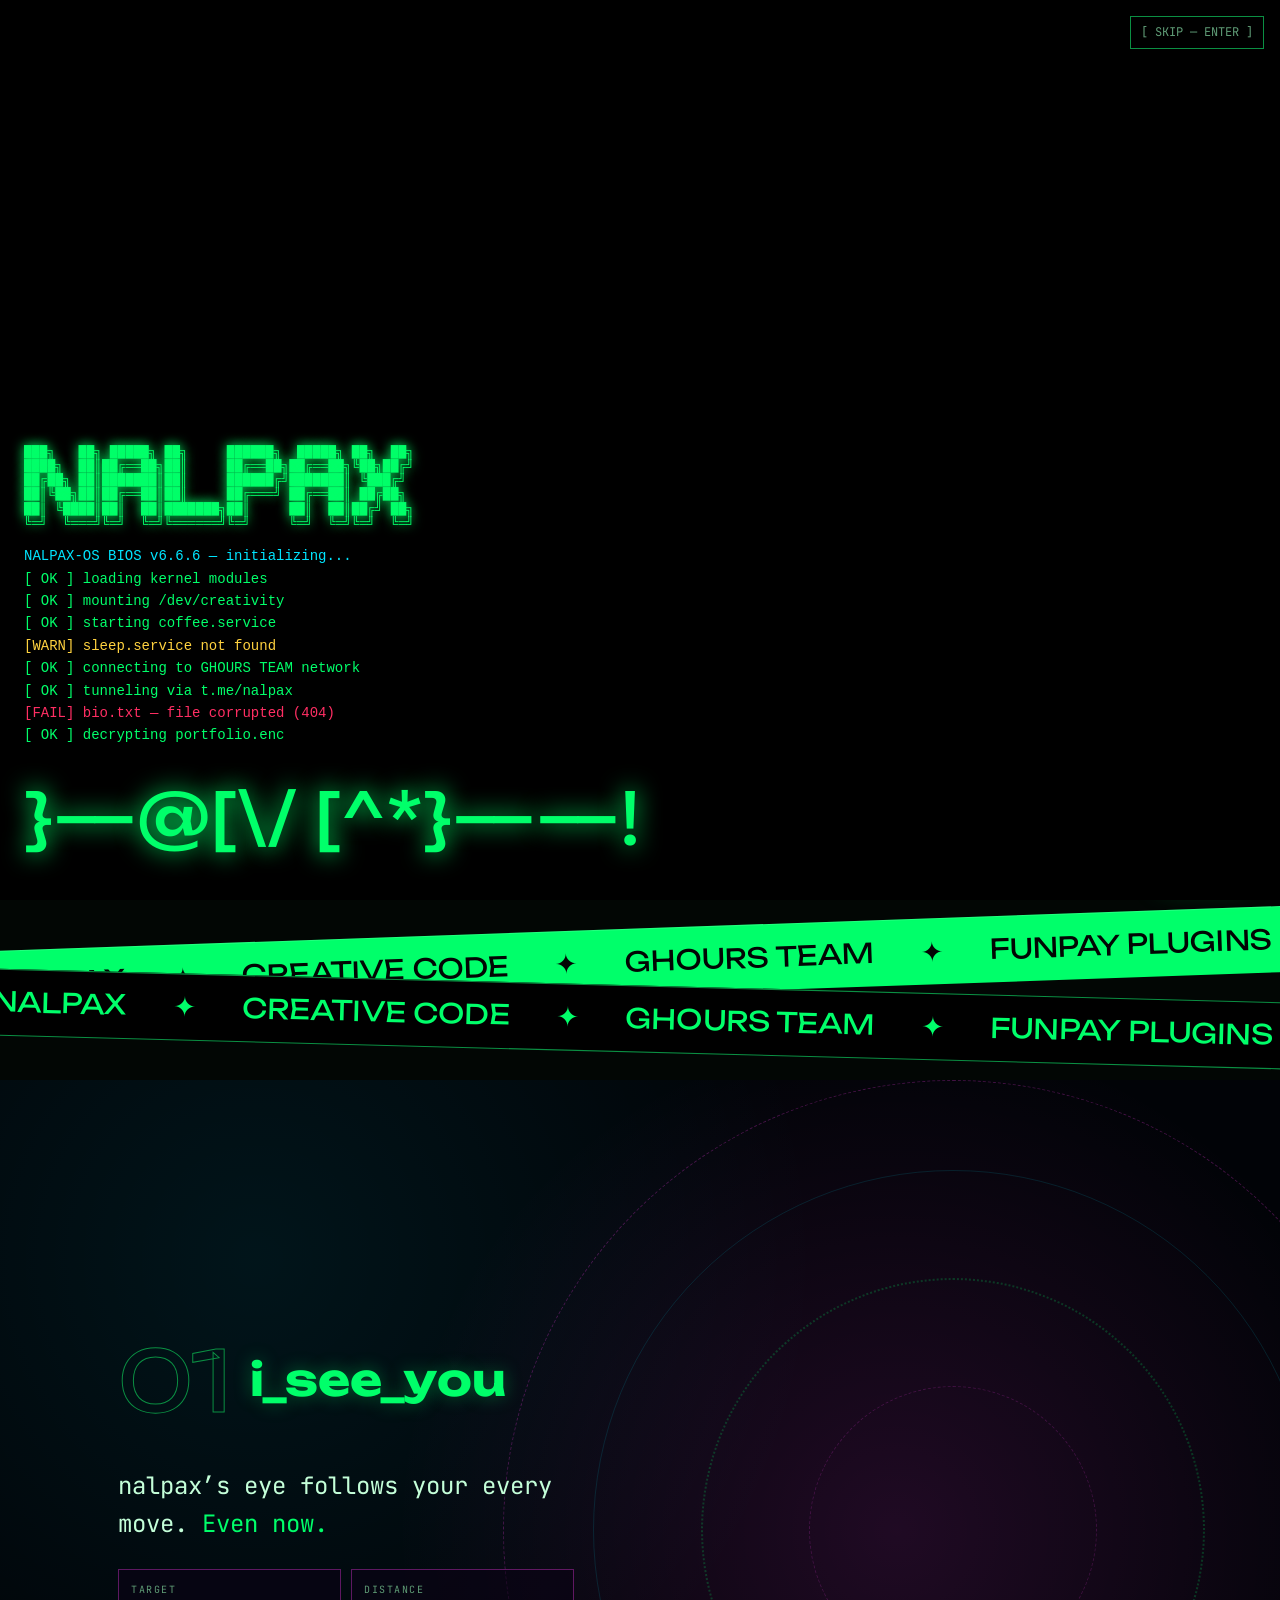
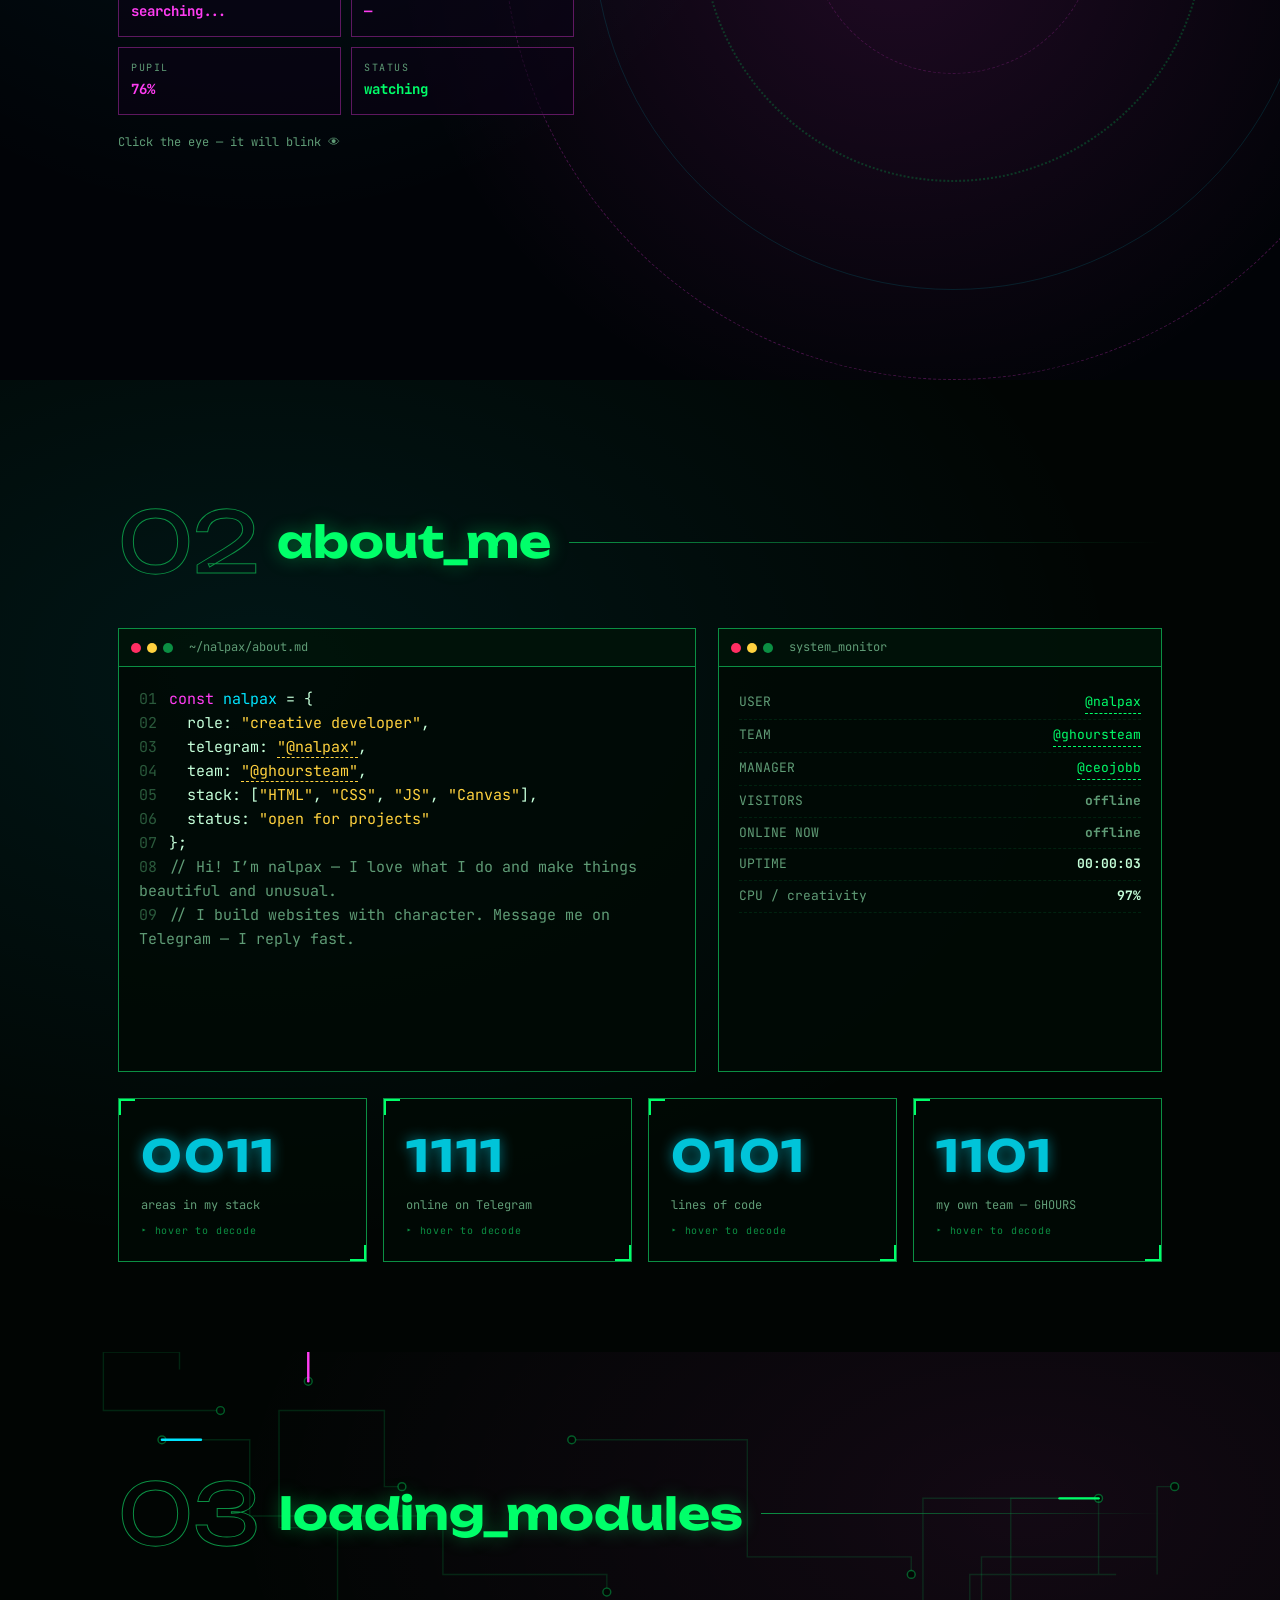
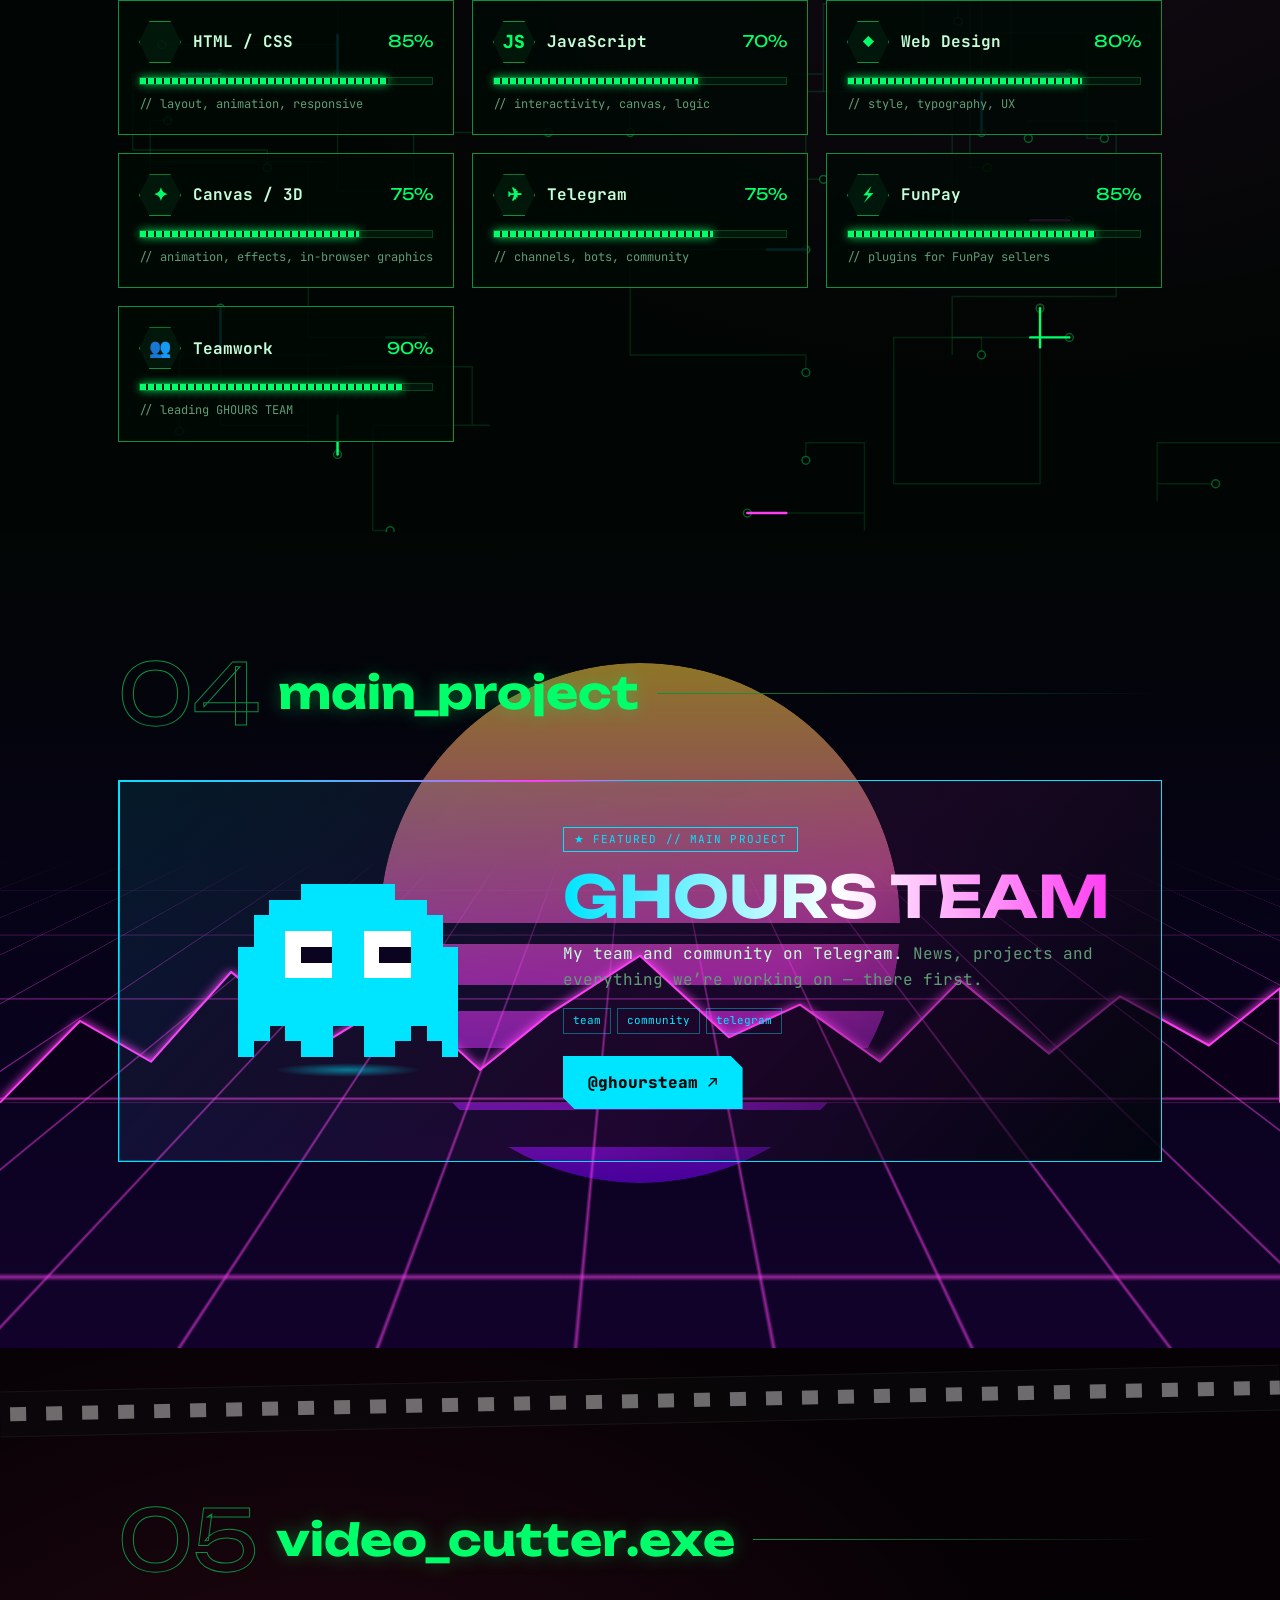
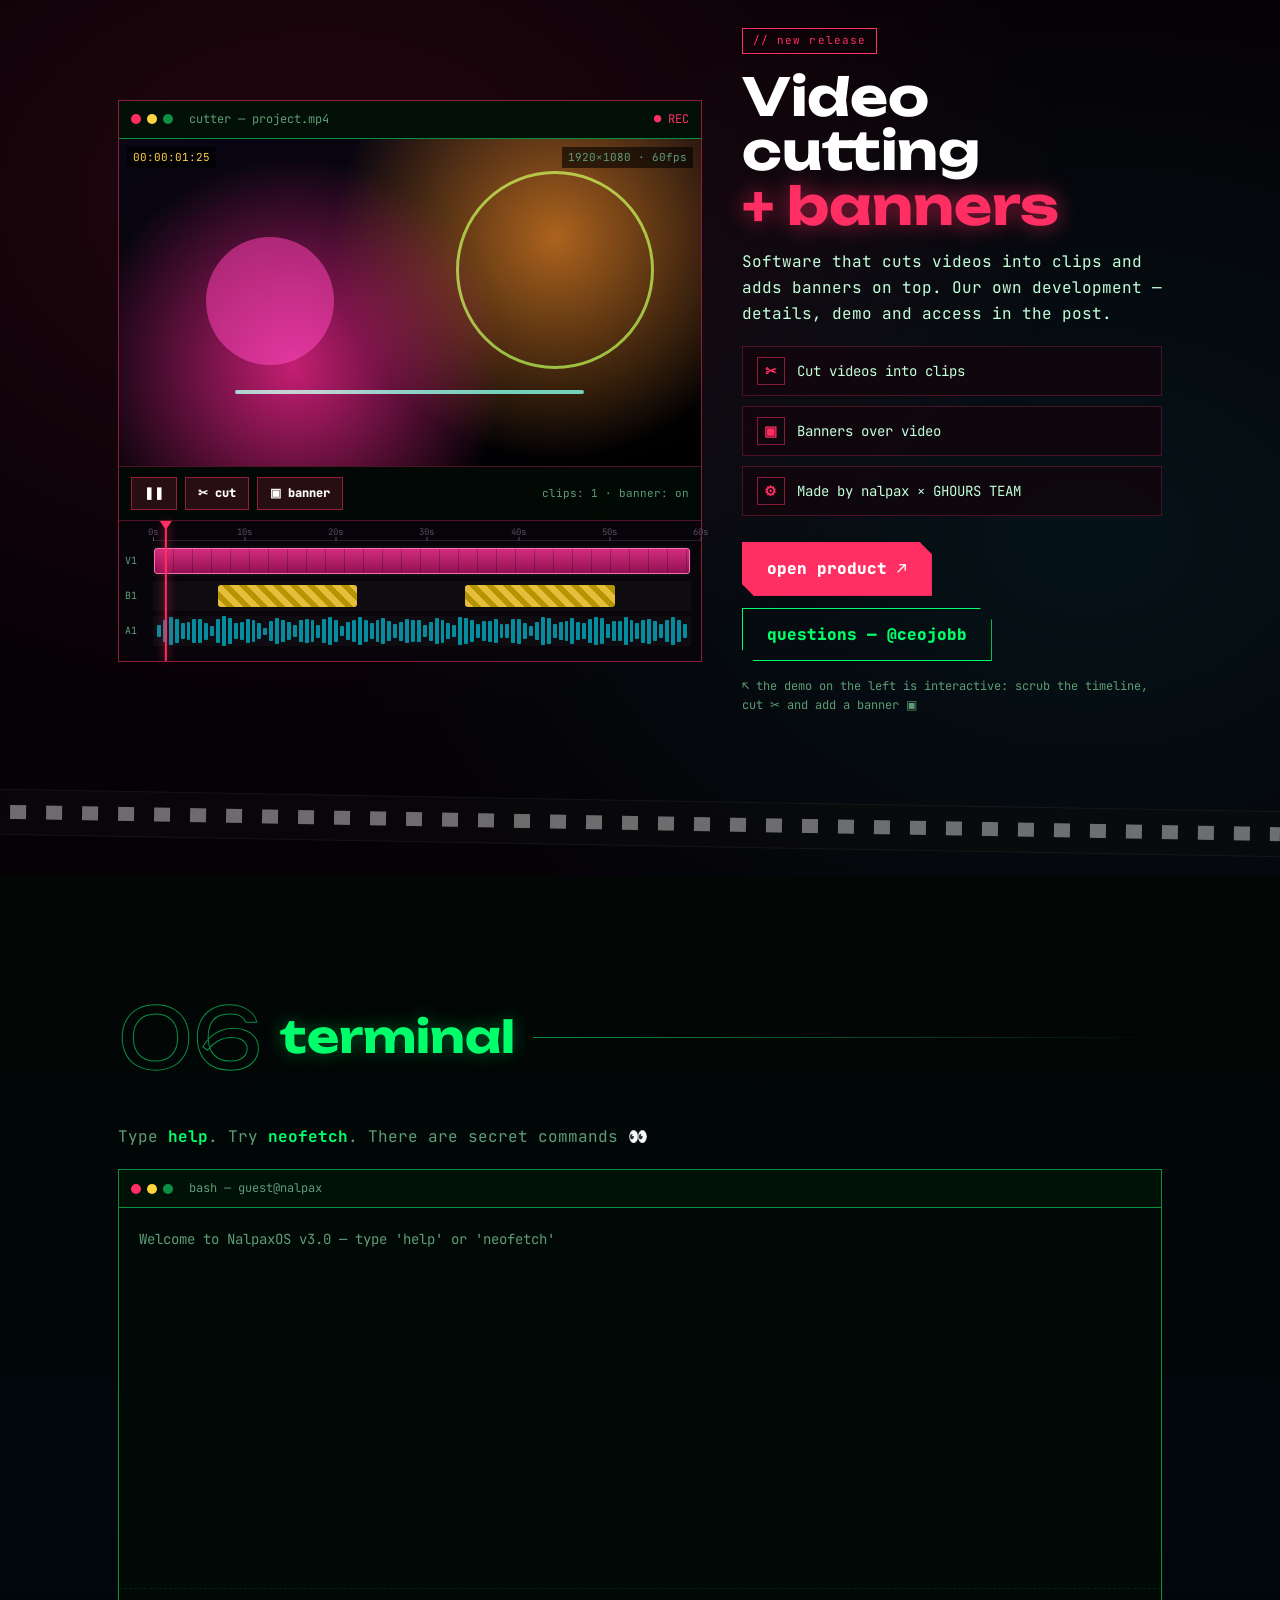
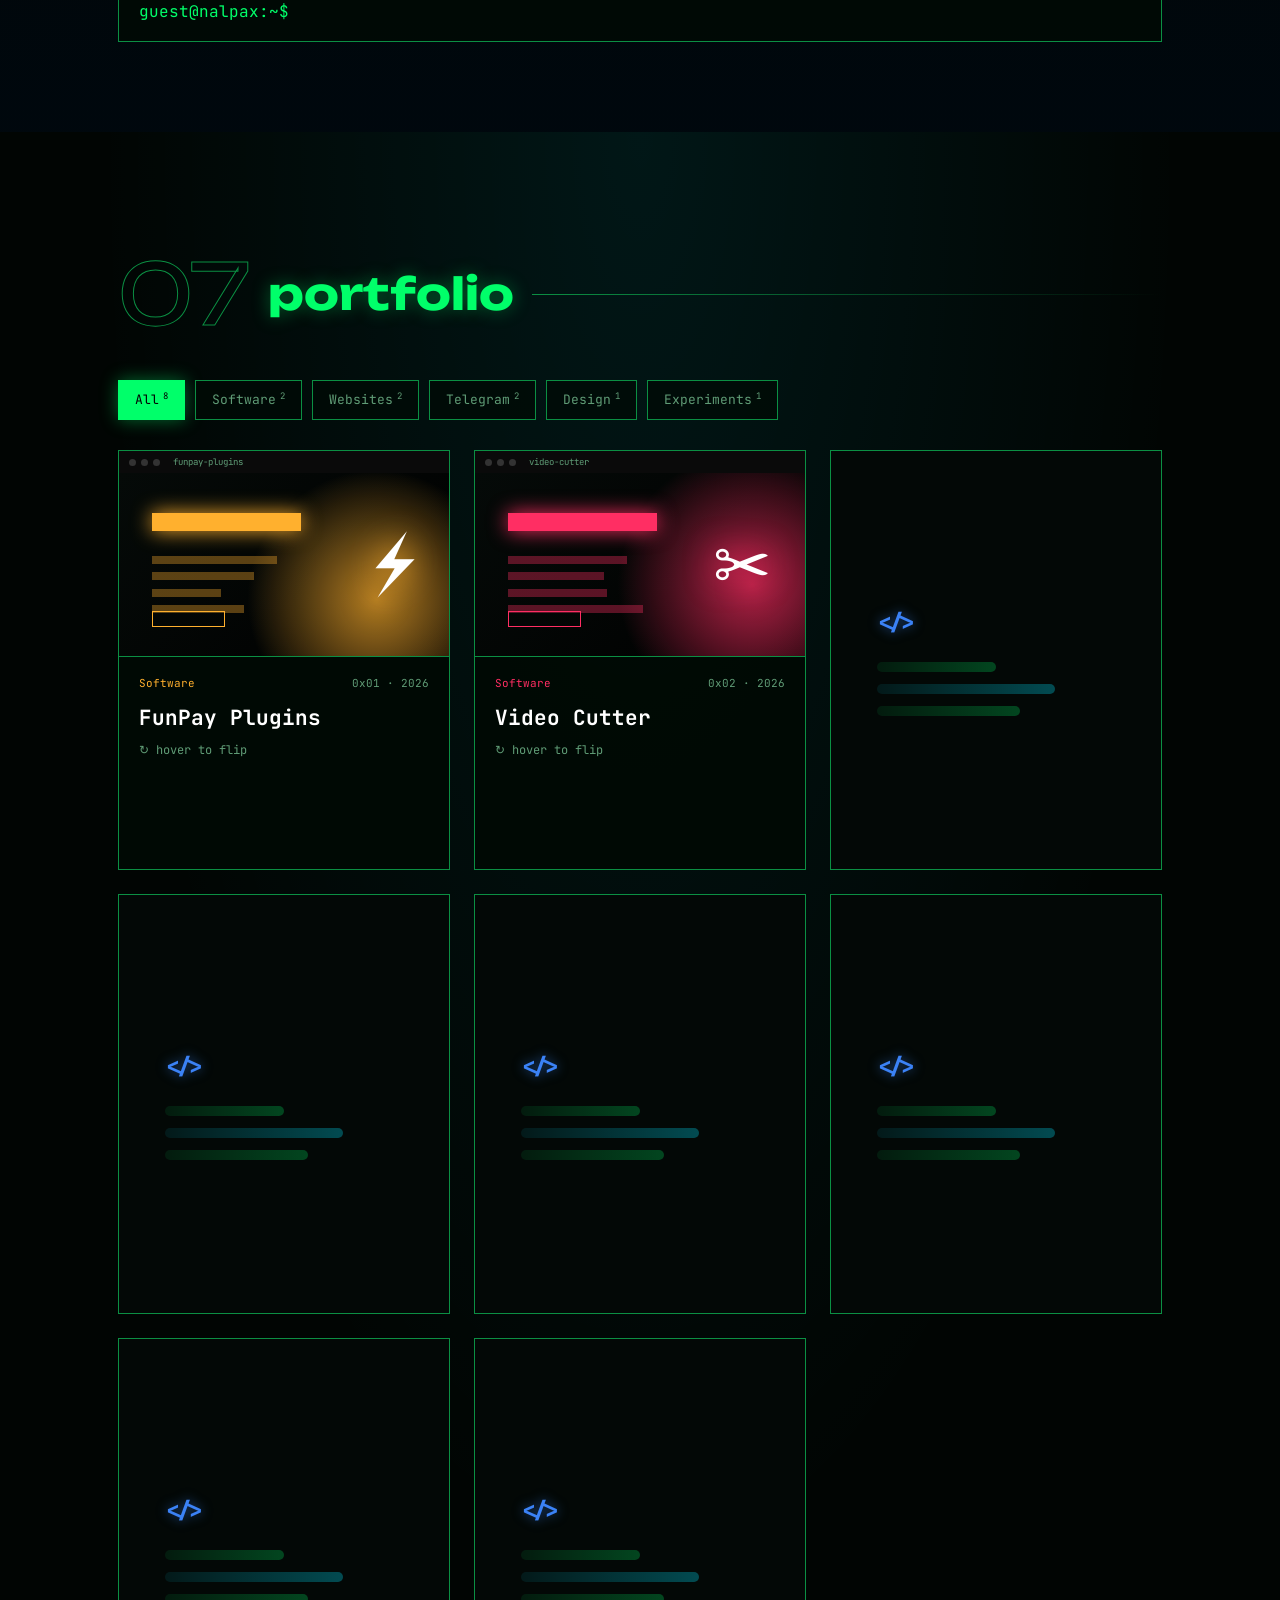
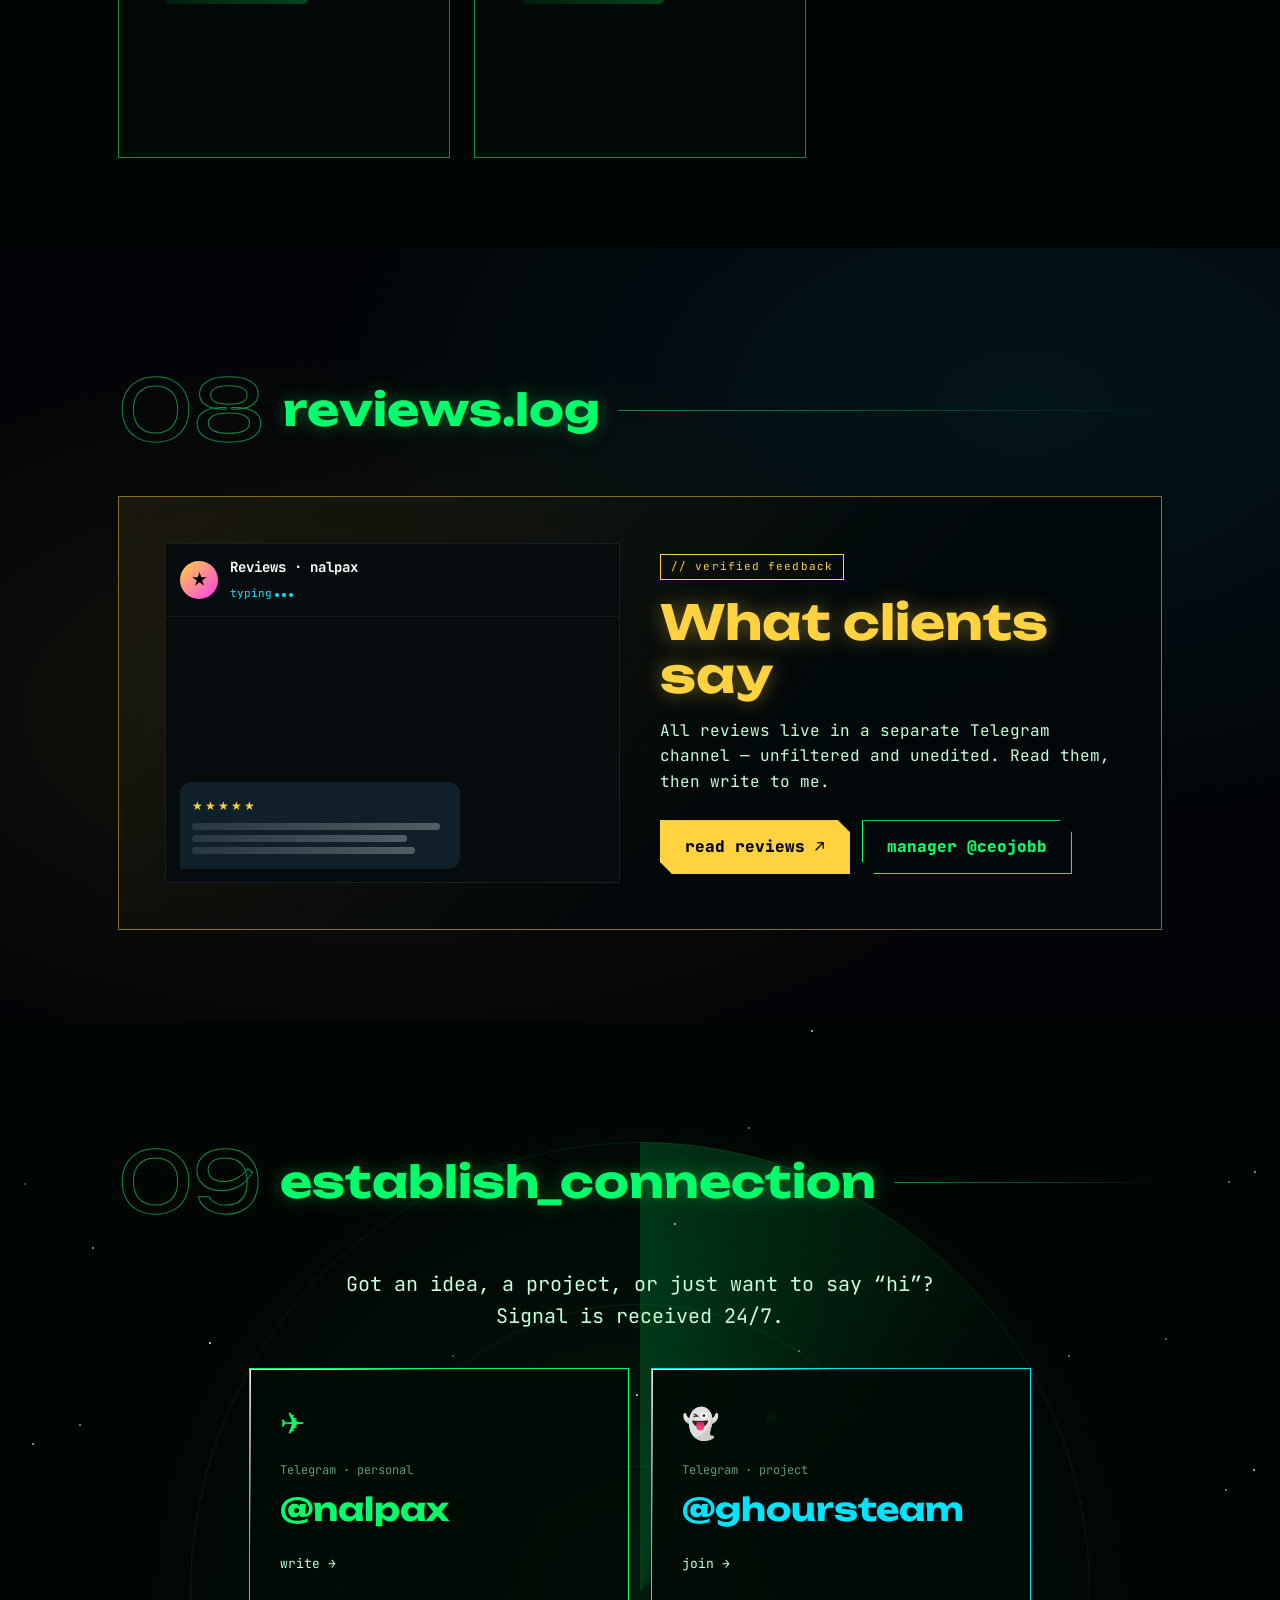
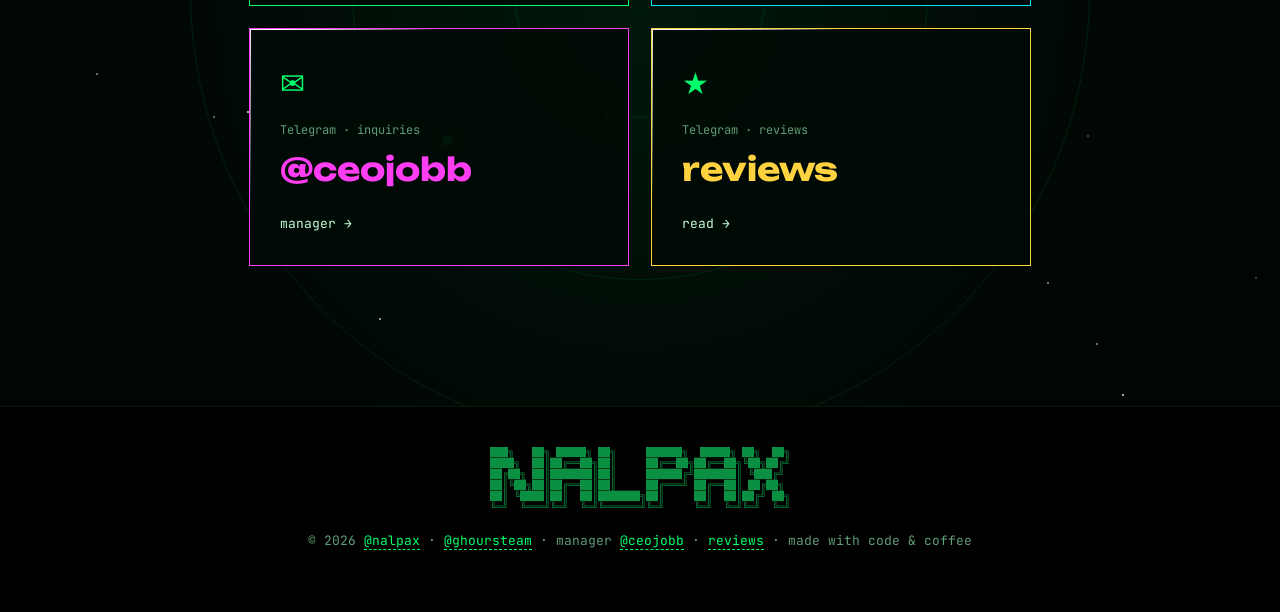
<file: index.html>
<!doctype html>
<html lang="ru">
<head>
<meta charset="utf-8">
<meta name="viewport" content="width=device-width, initial-scale=1">
<title>nalpax | BIO</title>
<meta name="description" content="nalpax — сайты, интерфейсы и цифровые предметы, которыми хочется пользоваться. Основатель GHOURS TEAM.">
<meta name="theme-color" content="#020604">
<meta property="og:type" content="website">
<meta property="og:site_name" content="nalpax">
<meta property="og:url" content="https://nalpax.github.io/">
<meta property="og:title" content="nalpax | BIO">
<meta property="og:description" content="Сайты, интерфейсы и цифровые предметы, которыми хочется пользоваться. Основатель GHOURS TEAM · софт для нарезки видео · @nalpax">
<meta property="og:image" content="https://nalpax.github.io/og.png">
<meta property="og:image:width" content="1200">
<meta property="og:image:height" content="630">
<meta property="og:image:alt" content="NALPAX — неоновый логотип и кибер-глаз на фоне матрицы">
<meta property="og:locale" content="ru_RU">
<meta property="og:locale:alternate" content="en_US">
<meta name="twitter:card" content="summary_large_image">
<meta name="twitter:title" content="nalpax | BIO">
<meta name="twitter:description" content="Сайты, интерфейсы и цифровые предметы, которыми хочется пользоваться.">
<meta name="twitter:image" content="https://nalpax.github.io/og.png">
<link rel="apple-touch-icon" href="icon.png">
<link rel="preconnect" href="https://fonts.googleapis.com">
<link href="https://fonts.googleapis.com/css2?family=JetBrains+Mono:wght@400;700;800&family=Unbounded:wght@700;900&display=swap" rel="stylesheet">
<script>try{var th=localStorage.getItem("nx-theme");if(th==="synthwave"||th==="alert")document.documentElement.dataset.theme=th}catch(e){}</script>
<script>if(matchMedia("(pointer: coarse)").matches||innerWidth<760||(navigator.hardwareConcurrency||8)<=2)document.documentElement.classList.add("lite")</script>
<link rel="icon" id="favicon" href="icon.png">
<link rel="stylesheet" href="style.css?v=1792176593">
</head>
<body>

<!-- ===== Фон и оверлеи ===== -->
<canvas id="matrix" aria-hidden="true"></canvas>
<div class="aurora" aria-hidden="true"><i></i><i></i><i></i></div>
<div class="crt" aria-hidden="true"></div>
<div class="noise" aria-hidden="true"></div>
<div id="progress" aria-hidden="true"></div>

<!-- ===== Курсор «захват цели» ===== -->
<div id="cursor" aria-hidden="true">
  <div id="cursor-frame"><i class="c-tl"></i><i class="c-tr"></i><i class="c-bl"></i><i class="c-br"></i><span id="cursor-label"></span></div>
  <div id="cursor-core"></div>
</div>

<!-- ===== Переход в Telegram ===== -->
<div id="warp" role="dialog" aria-modal="true" aria-labelledby="warp-title" hidden>
  <div class="warp-inner">
    <p class="warp-small">// establishing secure connection</p>
    <h3 id="warp-title">t.me/<span id="warp-target">nalpax</span></h3>
    <div class="warp-bar"><i id="warp-fill"></i></div>
    <pre id="warp-log"></pre>
    <a id="warp-now" class="btn btn-ghost" href="#">открыть сейчас ↗</a>
  </div>
</div>

<!-- ===== HUD по углам ===== -->
<div id="alert-bar" aria-hidden="true">⚠ SYSTEM ALERT · INTRUSION DETECTED ⚠</div>
<div class="hud hud-tl" aria-hidden="true">X:<span id="hud-x">0000</span> Y:<span id="hud-y">0000</span></div>
<div class="hud hud-bl" aria-hidden="true"><i class="dot"></i> SECURE CONNECTION · <span id="hud-sector">SECTOR 01</span> · <span id="hud-online">— online</span></div>
<div class="hud hud-br" aria-hidden="true"><span id="hud-time">00:00:00</span> · UTC</div>

<!-- ===== Вступление ===== -->
<div id="boot" role="status" aria-live="polite">
  <pre id="boot-log"></pre>
  <button id="boot-skip" type="button" data-cursor="SKIP">[ ПРОПУСТИТЬ — ENTER ]</button>
</div>

<!-- ===== Навигация ===== -->
<nav class="nav">
  <a href="#home" class="logo"><span class="logo-box">N</span>nalpax<span class="blink">_</span></a>
  <div class="nav-links">
    <a href="#eye" data-n="01" data-label="eye">eye</a>
    <a href="#about" data-n="02" data-label="about">about</a>
    <a href="#skills" data-n="03" data-label="skills">skills</a>
    <a href="#projects" data-n="04" data-label="team">team</a>
    <a href="#product" data-n="05" data-label="soft">soft</a>
    <a href="#terminal" data-n="06" data-label="terminal">terminal</a>
    <a href="#portfolio" data-n="07" data-label="portfolio">portfolio</a>
    <a href="#reviews" data-n="08" data-label="reviews">reviews</a>
    <a href="#contact" data-n="09" data-label="contact">contact</a>
  </div>
  <div class="nav-tools">
    <button type="button" class="nav-tool" id="sound-nav" data-cursor="MUSIC" aria-label="Плеер" aria-pressed="false">♫</button>
    <button type="button" class="nav-tool" id="lang-btn" data-cursor="LANG" aria-label="Язык / Language">EN</button>
    <button type="button" class="nav-tool" id="theme-btn" data-cursor="THEME" aria-label="Сменить тему">◐</button>
    <button type="button" class="nav-tool" id="palette-btn" data-cursor="⌘K" aria-label="Командная палитра"><kbd>⌘K</kbd></button>
    <button type="button" class="nav-tool" id="dev-btn" data-cursor="DEV" aria-label="Режим разработчика" aria-pressed="false">&lt;/&gt;</button>
    <a class="nav-cta" href="https://t.me/nalpax" data-cursor="TG">@nalpax</a>
  </div>
</nav>

<main>
  <canvas id="shapes" aria-hidden="true"></canvas>

  <!-- ===== Главный экран ===== -->
  <section id="home" class="hero" data-sector="01">
    <div class="hero-glow" aria-hidden="true"></div>
    <div class="hero-text">
      <p class="prompt"><span class="accent">root@nalpax</span>:~$ cat bio.txt <span class="tag-live" id="hero-status">● FILE CORRUPTED</span></p>
      <h1 id="hero-title" class="hero-title is-error" tabindex="0" data-cursor="FIX">
        <span class="ht-main glitch" id="ht-main" data-text="ERROR">ERROR</span><span class="ht-side" id="ht-side">404</span>
      </h1>
      <p class="hero-hint" id="hero-hint">[ наведи курсор, чтобы восстановить файл ]</p>
      <p class="role">&gt; <span id="typed"></span><span class="cursor-blink">█</span></p>
      <p class="hero-sub">Создаю сайты, интерфейсы и цифровые предметы, которыми хочется пользоваться. Делаю плагины для FunPay. Основатель <a href="https://t.me/ghoursteam" class="tg-inline">GHOURS TEAM</a>. Пиши: <a href="https://t.me/nalpax" class="tg-inline">@nalpax</a>. По вопросам — менеджер <a href="https://t.me/ceojobb" class="tg-inline">@ceojobb</a>. <a href="https://t.me/+IaY9WUZKbF03YzFi" class="tg-inline" data-warp="отзывы">Отзывы →</a></p>
      <div class="hero-actions">
        <a href="#portfolio" class="btn" data-cursor="GO">./portfolio.sh</a>
        <a href="https://t.me/nalpax" class="btn btn-ghost" data-cursor="TG">связаться ↗</a>
      </div>
    </div>
    <div class="hero-visual" aria-hidden="true">
      <canvas id="globe"></canvas>
      <div class="orbit-label ol-1">[ NODE_01 ]</div>
      <div class="orbit-label ol-2">[ GHOURS ]</div>
      <div class="orbit-label ol-3">[ 0xFF ]</div>
    </div>
    <a href="#eye" class="scroll-hint" aria-label="Листать вниз"><span></span>scroll</a>
  </section>

  <div class="marquee" aria-hidden="true">
    <div class="marquee-row"><div class="marquee-track" id="mq1"></div></div>
    <div class="marquee-row reverse"><div class="marquee-track" id="mq2"></div></div>
  </div>

  <!-- ===== 01 Глаз ===== -->
  <section id="eye" class="block block-eye" data-sector="02">
    <div class="eye-rings" aria-hidden="true"><i></i><i></i><i></i><i></i></div>
    <div class="container eye-layout">
      <div class="eye-copy reveal">
        <header class="sec-head"><span class="sec-num">01</span><h2 class="glitch" data-text="i_see_you">i_see_you</h2></header>
        <p class="eye-text">Глаз nalpax следит за каждым твоим движением. <span class="accent">Даже сейчас.</span></p>
        <div class="eye-readout">
          <div><span>TARGET</span><b id="eye-target">searching...</b></div>
          <div><span>DISTANCE</span><b id="eye-dist">—</b></div>
          <div><span>PUPIL</span><b id="eye-pupil">—</b></div>
          <div><span>STATUS</span><b id="eye-status" class="ok">watching</b></div>
        </div>
        <p class="muted small">Кликни по глазу — он моргнёт 👁</p>
      </div>
      <div class="eye-wrap reveal" data-cursor="👁">
        <canvas id="eye-canvas" aria-label="Глаз, который следит за курсором" role="img"></canvas>
      </div>
    </div>
  </section>

  <!-- ===== 02 Обо мне ===== -->
  <section id="about" class="block" data-sector="03">
    <canvas class="bg-canvas" id="network" aria-hidden="true"></canvas>
    <div class="container">
      <header class="sec-head reveal"><span class="sec-num">02</span><h2 class="glitch" data-text="about_me">about_me</h2><span class="sec-line"></span></header>
      <div class="about-grid">
        <div class="window reveal">
          <div class="window-bar"><span></span><span></span><span></span><b>~/nalpax/about.md</b></div>
          <div class="window-body about-body">
            <p><span class="ln">01</span><span class="kw">const</span> <span class="var">nalpax</span> = {</p>
            <p><span class="ln">02</span>&nbsp;&nbsp;role: <span class="str">"creative developer"</span>,</p>
            <p><span class="ln">03</span>&nbsp;&nbsp;telegram: <a class="str tg-inline" href="https://t.me/nalpax">"@nalpax"</a>,</p>
            <p><span class="ln">04</span>&nbsp;&nbsp;team: <a class="str tg-inline" href="https://t.me/ghoursteam">"@ghoursteam"</a>,</p>
            <p><span class="ln">05</span>&nbsp;&nbsp;stack: [<span class="str">"HTML"</span>, <span class="str">"CSS"</span>, <span class="str">"JS"</span>, <span class="str">"Canvas"</span>],</p>
            <p><span class="ln">06</span>&nbsp;&nbsp;status: <span class="str">"открыт к проектам"</span></p>
            <p><span class="ln">07</span>};</p>
            <p class="comment"><span class="ln">08</span>// Привет! Я nalpax — люблю своё дело и делаю красиво и необычно.</p>
            <p class="comment"><span class="ln">09</span>// Делаю сайты с характером. Пиши в Telegram — отвечаю быстро.</p>
          </div>
        </div>
        <div class="monitor window reveal">
          <div class="window-bar"><span></span><span></span><span></span><b>system_monitor</b></div>
          <div class="window-body">
            <div class="mon-row"><span>USER</span><a class="accent tg-inline" href="https://t.me/nalpax">@nalpax</a></div>
            <div class="mon-row"><span>TEAM</span><a class="accent tg-inline" href="https://t.me/ghoursteam">@ghoursteam</a></div>
            <div class="mon-row"><span>MANAGER</span><a class="accent tg-inline" href="https://t.me/ceojobb">@ceojobb</a></div>
            <div class="mon-row"><span>VISITORS</span><b id="stat-visits" class="mon-live">scanning…</b></div>
            <div class="mon-row"><span>ONLINE NOW</span><b id="stat-online" class="mon-live"><i class="dot"></i> scanning…</b></div>
            <div class="mon-row"><span>UPTIME</span><b id="uptime">00:00:00</b></div>
            <div class="mon-row"><span>CPU / creativity</span><b id="cpu-val">97%</b></div>
            <div class="bars" id="cpu-bars"></div>
            <pre class="hexdump" id="hexdump"></pre>
          </div>
        </div>
      </div>
      <div class="stats reveal" id="stats"></div>
    </div>
  </section>

  <!-- ===== 03 Навыки ===== -->
  <section id="skills" class="block block-circuit" data-sector="04">
    <svg class="bg-circuit" id="circuit" aria-hidden="true"></svg>
    <div class="container">
      <header class="sec-head reveal"><span class="sec-num">03</span><h2 class="glitch" data-text="loading_modules">loading_modules</h2><span class="sec-line"></span></header>
      <div class="skills-grid" id="skills-list"></div>
    </div>
  </section>

  <!-- ===== 04 GHOURS TEAM ===== -->
  <section id="projects" class="block block-grid" data-sector="05">
    <div class="synth-sun" aria-hidden="true"></div>
    <svg class="synth-mountains" viewBox="0 0 1440 220" preserveAspectRatio="none" aria-hidden="true">
      <polyline points="0,220 90,120 170,170 260,60 360,150 450,90 540,180 620,110 720,40 820,140 900,100 990,170 1080,70 1180,160 1260,90 1360,150 1440,80 1440,220"/>
    </svg>
    <div class="synth-grid" aria-hidden="true"></div>
    <div class="container">
      <header class="sec-head reveal"><span class="sec-num">04</span><h2 class="glitch" data-text="main_project">main_project</h2><span class="sec-line"></span></header>
      <article class="featured reveal" data-tilt>
        <div class="featured-art">
          <svg id="ghost" viewBox="0 0 14 11" aria-hidden="true"></svg>
          <div class="ghost-shadow"></div>
        </div>
        <div class="featured-info">
          <span class="badge">★ FEATURED // MAIN PROJECT</span>
          <h3 class="glitch" data-text="GHOURS TEAM">GHOURS TEAM</h3>
          <p>Моя команда и сообщество в Telegram. <span class="muted">Новости, проекты и всё, над чем мы сейчас работаем, — первыми там.</span></p>
          <div class="tags"><span>team</span><span>community</span><span>telegram</span></div>
          <a class="btn" href="https://t.me/ghoursteam" data-cursor="JOIN">@ghoursteam ↗</a>
        </div>
      </article>
    </div>
  </section>

  <!-- ===== 05 Софт: нарезка видео и баннеры ===== -->
  <section id="product" class="block block-product" data-sector="06">
    <div class="film film-top" aria-hidden="true"></div>
    <div class="film film-bottom" aria-hidden="true"></div>
    <div class="container">
      <header class="sec-head reveal"><span class="sec-num">05</span><h2 class="glitch" data-text="video_cutter.exe">video_cutter.exe</h2><span class="sec-line"></span></header>
      <div class="product">
        <div class="editor window reveal" id="editor">
          <div class="window-bar"><span></span><span></span><span></span><b>cutter — project.mp4</b><em class="ed-rec">● REC</em></div>
          <div class="ed-preview" id="ed-preview">
            <div class="ed-scene" id="ed-scene" aria-hidden="true"><i class="s1"></i><i class="s2"></i><i class="s3"></i></div>
            <div class="ed-banner" id="ed-banner" aria-hidden="true"><b>BANNER</b><span>@ghoursteam · подпишись</span></div>
            <div class="ed-flash" id="ed-flash" aria-hidden="true"></div>
            <span class="ed-tc" id="ed-tc">00:00:00:00</span>
            <span class="ed-res">1920×1080 · 60fps</span>
          </div>
          <div class="ed-tools">
            <button type="button" id="ed-play" data-cursor="PLAY" aria-label="Пауза / воспроизведение">❚❚</button>
            <button type="button" id="ed-cut" data-cursor="CUT" aria-label="Разрезать в позиции курсора">✂ cut</button>
            <button type="button" id="ed-ban" data-cursor="ADD" aria-label="Добавить или убрать баннер">▣ banner</button>
            <span class="ed-info" id="ed-info">клипов: 1 · баннер: on</span>
          </div>
          <div class="ed-timeline" id="ed-timeline" data-cursor="SCRUB" aria-label="Таймлайн: наведи, чтобы перемотать">
            <div class="ed-ruler" id="ed-ruler"></div>
            <div class="ed-track ed-video" id="ed-video"><span class="lbl">V1</span></div>
            <div class="ed-track ed-ban-track" id="ed-ban-track"><span class="lbl">B1</span></div>
            <div class="ed-track ed-audio" id="ed-audio"><span class="lbl">A1</span></div>
            <div class="ed-head" id="ed-head"><i></i></div>
          </div>
        </div>
        <div class="product-info reveal">
          <span class="badge">// новая разработка</span>
          <h3>Нарезка видео<br><span>+ баннеры</span></h3>
          <p>Софт, который режет видео на фрагменты и добавляет баннеры поверх ролика. Наша разработка — подробности, демо и доступ в посте.</p>
          <ul class="features">
            <li><b>✂</b> Нарезка видео на фрагменты</li>
            <li><b>▣</b> Баннеры поверх видео</li>
            <li><b>⚙</b> Разработка nalpax × GHOURS TEAM</li>
          </ul>
          <div class="product-actions">
            <a class="btn btn-product" href="https://t.me/ghoursteam/148" data-warp="продукт" data-cursor="GET">открыть продукт ↗</a>
            <a class="btn btn-ghost" href="https://t.me/ceojobb" data-cursor="TG">вопросы — @ceojobb</a>
          </div>
          <p class="muted small">↖ демо слева интерактивное: води курсором по таймлайну, режь ✂ и добавляй баннер ▣</p>
        </div>
      </div>
    </div>
  </section>

  <!-- ===== 06 Терминал ===== -->
  <section id="terminal" class="block block-wave" data-sector="07">
    <canvas class="bg-canvas" id="wave" aria-hidden="true"></canvas>
    <div class="container">
      <header class="sec-head reveal"><span class="sec-num">06</span><h2 class="glitch" data-text="terminal">terminal</h2><span class="sec-line"></span></header>
      <p class="muted reveal">Введи <b class="accent">help</b>. Попробуй <b class="accent">neofetch</b>. Есть секретные команды 👀</p>
      <div class="window term reveal" id="term">
        <div class="window-bar"><span></span><span></span><span></span><b>bash — guest@nalpax</b></div>
        <div class="window-body" id="term-out"></div>
        <label class="term-line">
          <span class="prompt-sign">guest@nalpax:~$</span>
          <input id="term-in" autocomplete="off" spellcheck="false" aria-label="Команда терминала">
        </label>
      </div>
    </div>
  </section>

  <!-- ===== 06 Портфолио ===== -->
  <section id="portfolio" class="block block-hex" data-sector="08">
    <canvas class="bg-canvas" id="hex" aria-hidden="true"></canvas>
    <div class="container">
      <header class="sec-head reveal"><span class="sec-num">07</span><h2 class="glitch" data-text="portfolio">portfolio</h2><span class="sec-line"></span></header>
      <div class="filters reveal" id="filters" role="tablist" aria-label="Фильтр работ"></div>
      <div class="works" id="works"></div>
    </div>
  </section>

  <!-- ===== 07 Отзывы ===== -->
  <section id="reviews" class="block block-reviews" data-sector="09">
    <div class="bubbles" id="bubbles" aria-hidden="true"></div>
    <div class="container">
      <header class="sec-head reveal"><span class="sec-num">08</span><h2 class="glitch" data-text="reviews.log">reviews.log</h2><span class="sec-line"></span></header>
      <div class="reviews-card reveal">
        <div class="chat" aria-hidden="true">
          <div class="chat-head"><span class="chat-ava">★</span><div><b>Отзывы · nalpax</b><small id="chat-status">печатает<span class="typing"><i></i><i></i><i></i></span></small></div></div>
          <div class="chat-body" id="chat-body"></div>
        </div>
        <div class="reviews-info">
          <span class="badge">// verified feedback</span>
          <h3>Что говорят<br>клиенты</h3>
          <p>Все отзывы собраны в отдельном Telegram-канале — без фильтров и редактуры. Заходи, читай, а потом пиши мне.</p>
          <div class="reviews-actions">
            <a class="btn" href="https://t.me/+IaY9WUZKbF03YzFi" data-warp="отзывы" data-cursor="READ">читать отзывы ↗</a>
            <a class="btn btn-ghost" href="https://t.me/ceojobb" data-cursor="TG">менеджер @ceojobb</a>
          </div>
        </div>
      </div>
    </div>
  </section>

  <!-- ===== 08 Контакты ===== -->
  <section id="contact" class="block block-radar" data-sector="10">
    <div class="stars" id="stars" aria-hidden="true"></div>
    <div class="radar" aria-hidden="true"><i></i><i></i><i></i><b class="sweep"></b><em class="blip b1"></em><em class="blip b2"></em></div>
    <div class="container">
      <header class="sec-head reveal"><span class="sec-num">09</span><h2 class="glitch" data-text="establish_connection">establish_connection</h2><span class="sec-line"></span></header>
      <p class="contact-lead reveal">Есть идея, проект или просто хочешь сказать «привет»? <br>Сигнал принимается круглосуточно.</p>
      <div class="contacts reveal">
        <a class="contact" href="https://t.me/nalpax" data-cursor="TG">
          <span class="c-icon">✈</span>
          <small>Telegram · лично</small>
          <strong>@nalpax</strong>
          <span class="c-go">написать →</span>
        </a>
        <a class="contact contact-alt" href="https://t.me/ghoursteam" data-cursor="JOIN">
          <span class="c-icon">👻</span>
          <small>Telegram · проект</small>
          <strong>@ghoursteam</strong>
          <span class="c-go">вступить →</span>
        </a>
        <a class="contact contact-mgr" href="https://t.me/ceojobb" data-cursor="TG">
          <span class="c-icon">✉</span>
          <small>Telegram · по вопросам</small>
          <strong>@ceojobb</strong>
          <span class="c-go">менеджер →</span>
        </a>
        <a class="contact contact-rev" href="https://t.me/+IaY9WUZKbF03YzFi" data-warp="отзывы" data-cursor="READ">
          <span class="c-icon">★</span>
          <small>Telegram · отзывы</small>
          <strong>reviews</strong>
          <span class="c-go">читать →</span>
        </a>
      </div>
    </div>
  </section>
</main>

<footer>
  <pre class="footer-ascii" aria-hidden="true" id="footer-ascii"></pre>
  <p>© <span id="year"></span> <a href="https://t.me/nalpax" class="tg-inline">@nalpax</a> · <a href="https://t.me/ghoursteam" class="tg-inline">@ghoursteam</a> · менеджер <a href="https://t.me/ceojobb" class="tg-inline">@ceojobb</a> · <a href="https://t.me/+IaY9WUZKbF03YzFi" class="tg-inline" data-warp="отзывы">отзывы</a> · made with code &amp; coffee</p>
</footer>

<!-- ===== Командная палитра ===== -->
<div id="palette" role="dialog" aria-modal="true" aria-label="Командная палитра" hidden>
  <div class="pal-box">
    <div class="pal-input"><span>&gt;</span><input id="pal-in" placeholder="Введи команду или раздел…" autocomplete="off" spellcheck="false" aria-label="Команда"><kbd>esc</kbd></div>
    <ul id="pal-list" role="listbox"></ul>
    <div class="pal-foot"><span><kbd>↑</kbd><kbd>↓</kbd> выбрать</span><span><kbd>enter</kbd> выполнить</span><span><kbd>ctrl</kbd>+<kbd>k</kbd> / <kbd>/</kbd> открыть</span></div>
  </div>
</div>

<!-- ===== DEV MODE ===== -->
<div id="dev-tip" aria-hidden="true"></div>
<div id="dev-hud" aria-hidden="true"><b>DEV MODE</b> · <span id="dev-fps">60</span> fps · <span id="dev-nodes">0</span> nodes · <span id="dev-vp"></span></div>

<!-- ===== Плеер: музыка, которую слушает nalpax ===== -->
<div id="player" class="player">
  <button type="button" class="pl-disc" id="pl-toggle" aria-expanded="false" aria-controls="pl-panel" data-cursor="MUSIC" aria-label="Плейлист"><span class="disc"><i></i></span></button>
  <div class="pl-now"><small id="pl-label">nalpax · playlist</small><b id="pl-title">—</b></div>
  <button type="button" class="pl-btn" id="pl-play" data-cursor="PLAY" aria-label="Играть / пауза">▶</button>
  <div class="pl-eq" aria-hidden="true"><i></i><i></i><i></i><i></i><i></i></div>
  <div class="pl-panel" id="pl-panel" hidden>
    <div class="pl-head"><span>♫ <b id="pl-head-title">что слушает nalpax</b></span><button type="button" id="pl-close" aria-label="Закрыть">✕</button></div>
    <div class="pl-controls">
      <div class="pl-buttons">
        <button type="button" id="pl-prev" data-cursor="PREV" aria-label="Предыдущий трек">⏮</button>
        <button type="button" id="pl-pp" class="pl-pp" data-cursor="PLAY" aria-label="Играть / пауза">▶</button>
        <button type="button" id="pl-next" data-cursor="NEXT" aria-label="Следующий трек">⏭</button>
      </div>
      <div class="pl-seek"><span id="pl-cur">0:00</span><input type="range" id="pl-progress" min="0" max="1000" value="0" aria-label="Перемотка"><span id="pl-dur">0:00</span></div>
      <div class="pl-vol"><span aria-hidden="true">🔈</span><input type="range" id="pl-volume" min="0" max="100" value="80" aria-label="Громкость"><span id="pl-vol-val">80%</span></div>
      <p class="pl-note" id="pl-note" hidden></p>
    </div>
    <ol id="pl-list"></ol>
    <div id="pl-embed"></div>
    <audio id="pl-audio" preload="none"></audio>
  </div>
</div>

<!-- ===== Персонаж-хакер ===== -->
<div class="mascot" id="mascot" data-cursor="?">
  <div class="bubble" id="bubble">Привет! Я Байт 👾</div>
  <svg viewBox="0 0 120 124" aria-hidden="true">
    <defs>
      <filter id="glow"><feGaussianBlur stdDeviation="2.2" result="b"/><feMerge><feMergeNode in="b"/><feMergeNode in="SourceGraphic"/></feMerge></filter>
      <linearGradient id="hood" x1="0" y1="0" x2="0" y2="1"><stop offset="0" stop-color="#0d2a18"/><stop offset="1" stop-color="#03100a"/></linearGradient>
    </defs>
    <path class="m-hood" d="M60 6C30 6 14 34 14 64v34h92V64C106 34 90 6 60 6Z"/>
    <path class="m-hood-line" d="M60 6C46 22 40 40 40 56M60 6c14 16 20 34 20 50"/>
    <ellipse cx="60" cy="58" rx="27" ry="29" fill="#000"/>
    <g id="m-eyes" filter="url(#glow)">
      <g class="m-blink">
        <rect x="45" y="54" width="9" height="5" rx="1.5" class="m-eye"/>
        <rect x="66" y="54" width="9" height="5" rx="1.5" class="m-eye"/>
      </g>
    </g>
    <rect x="18" y="88" width="84" height="34" rx="4" class="m-laptop"/>
    <circle cx="60" cy="105" r="6" class="m-logo"/>
    <rect x="57" y="103" width="2" height="2" fill="#000"/><rect x="61" y="103" width="2" height="2" fill="#000"/>
  </svg>
</div>

<script src="script.js?v=1792176593"></script>
</body>
</html>
</file>
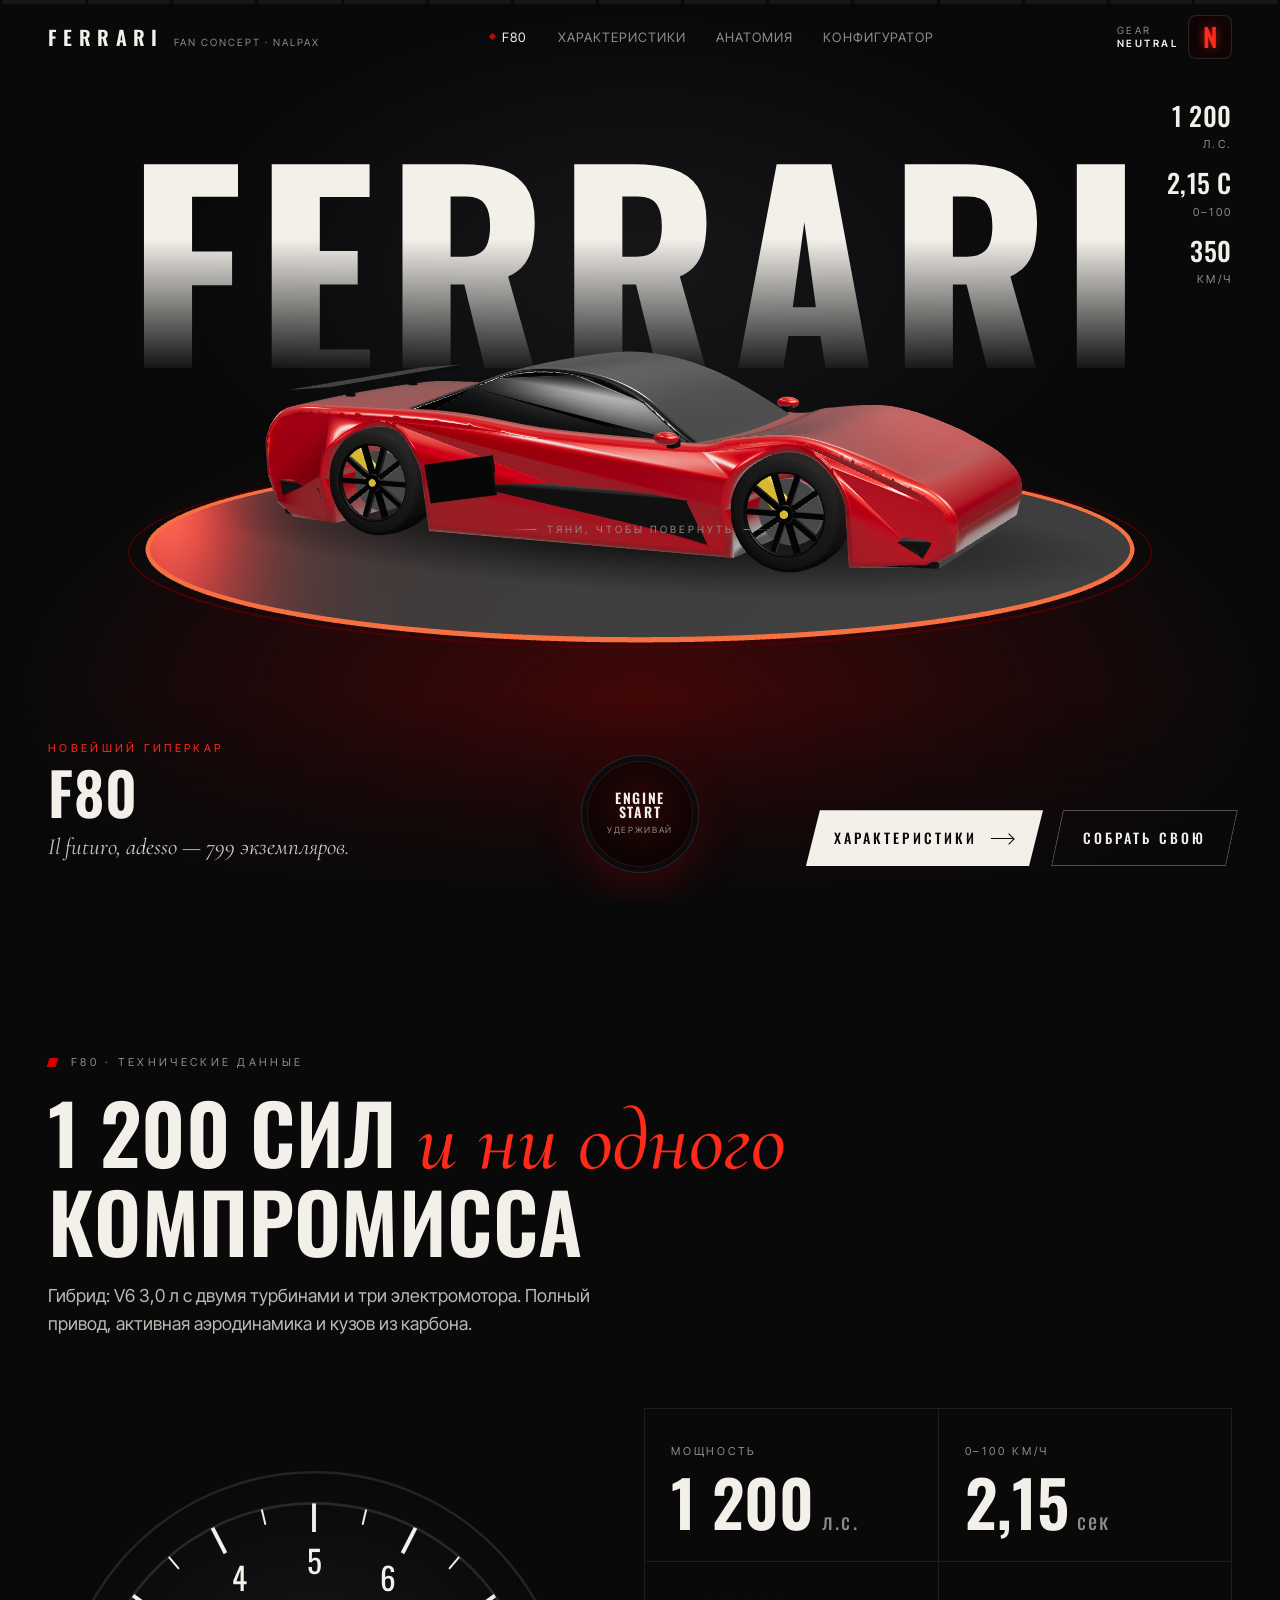
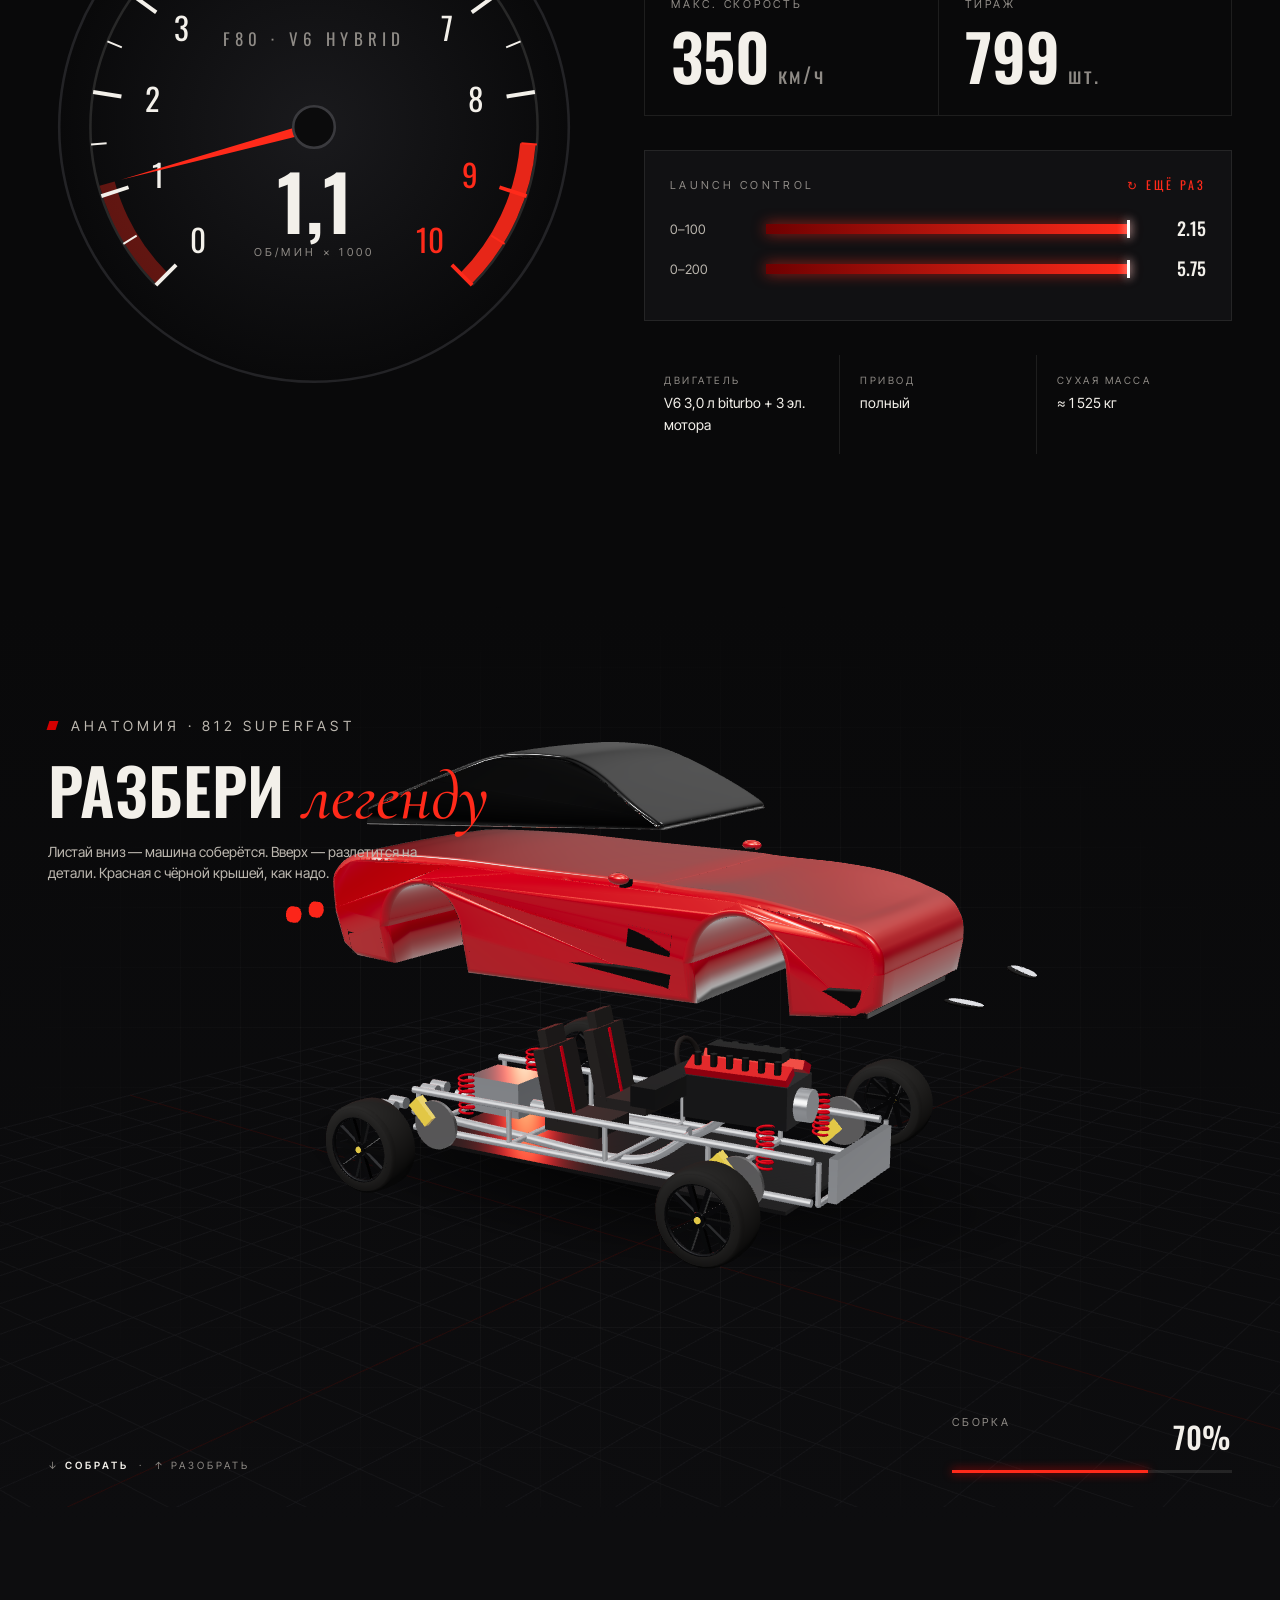
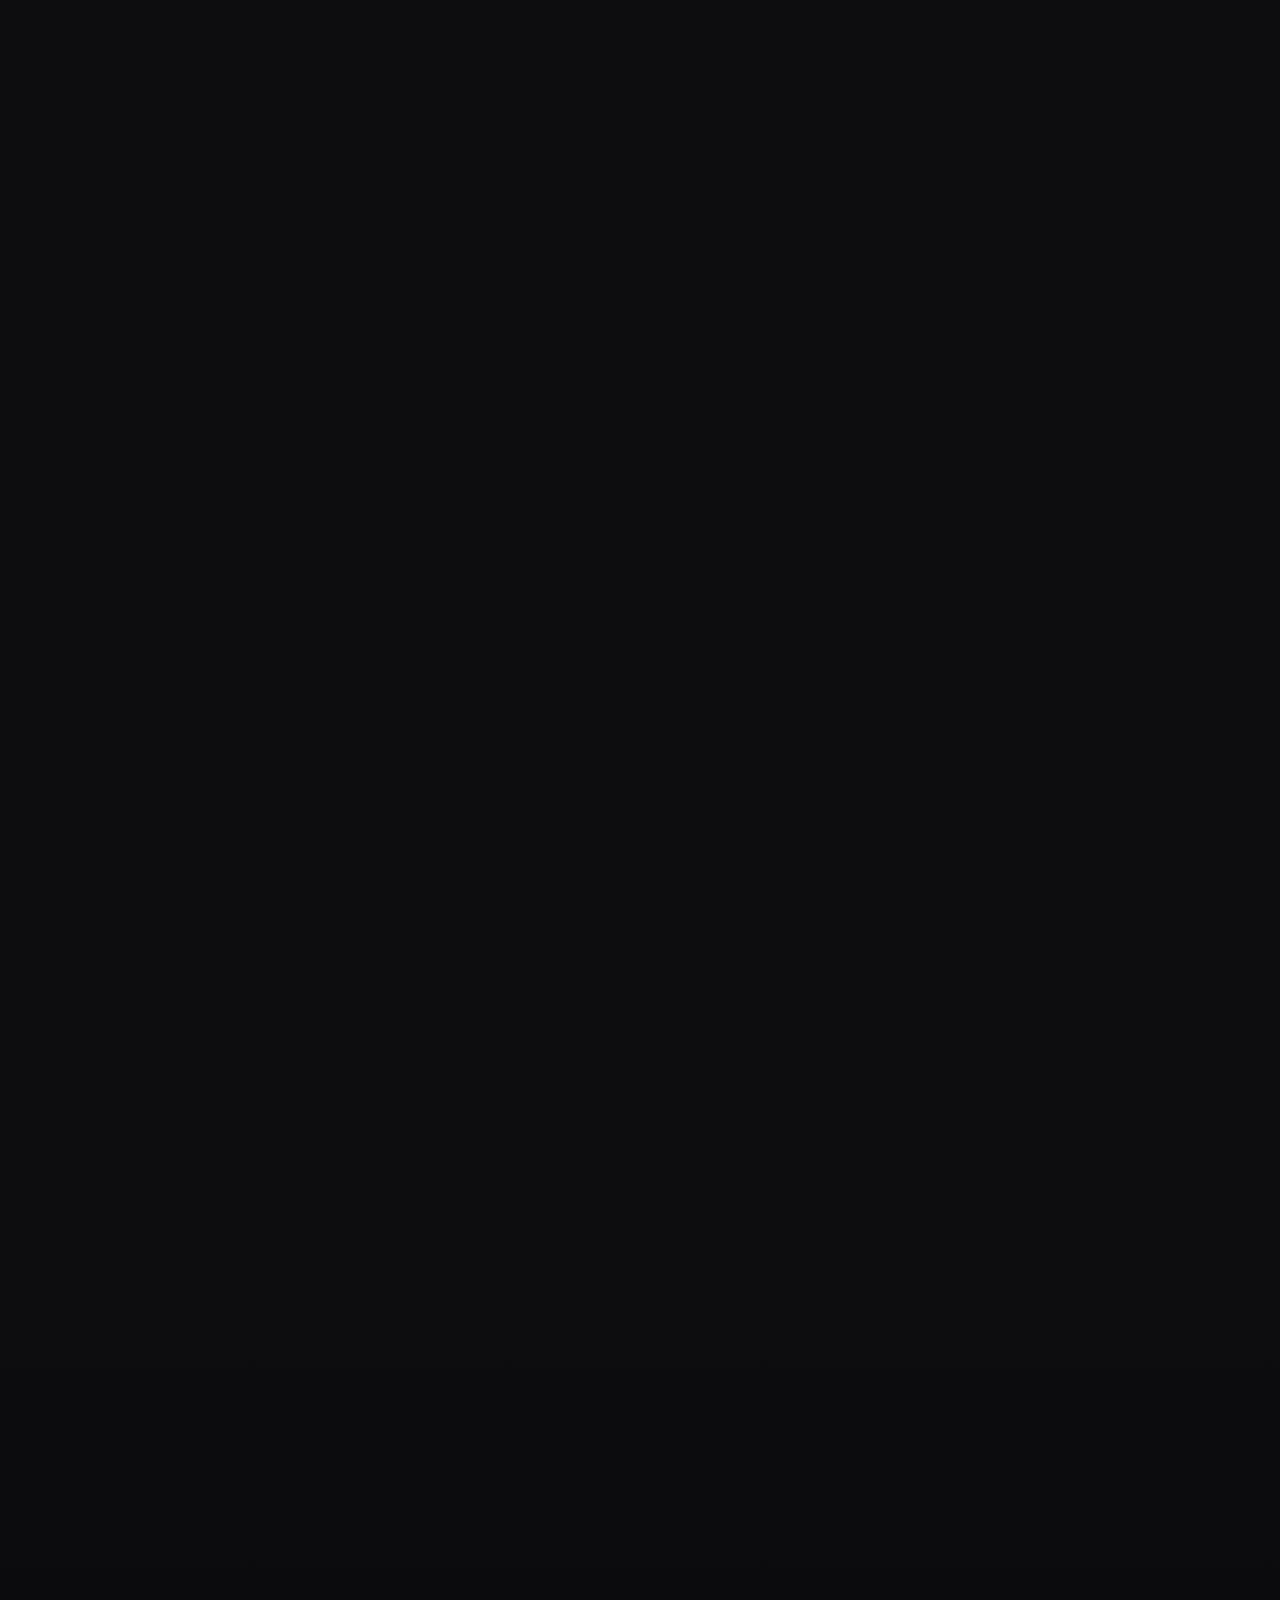
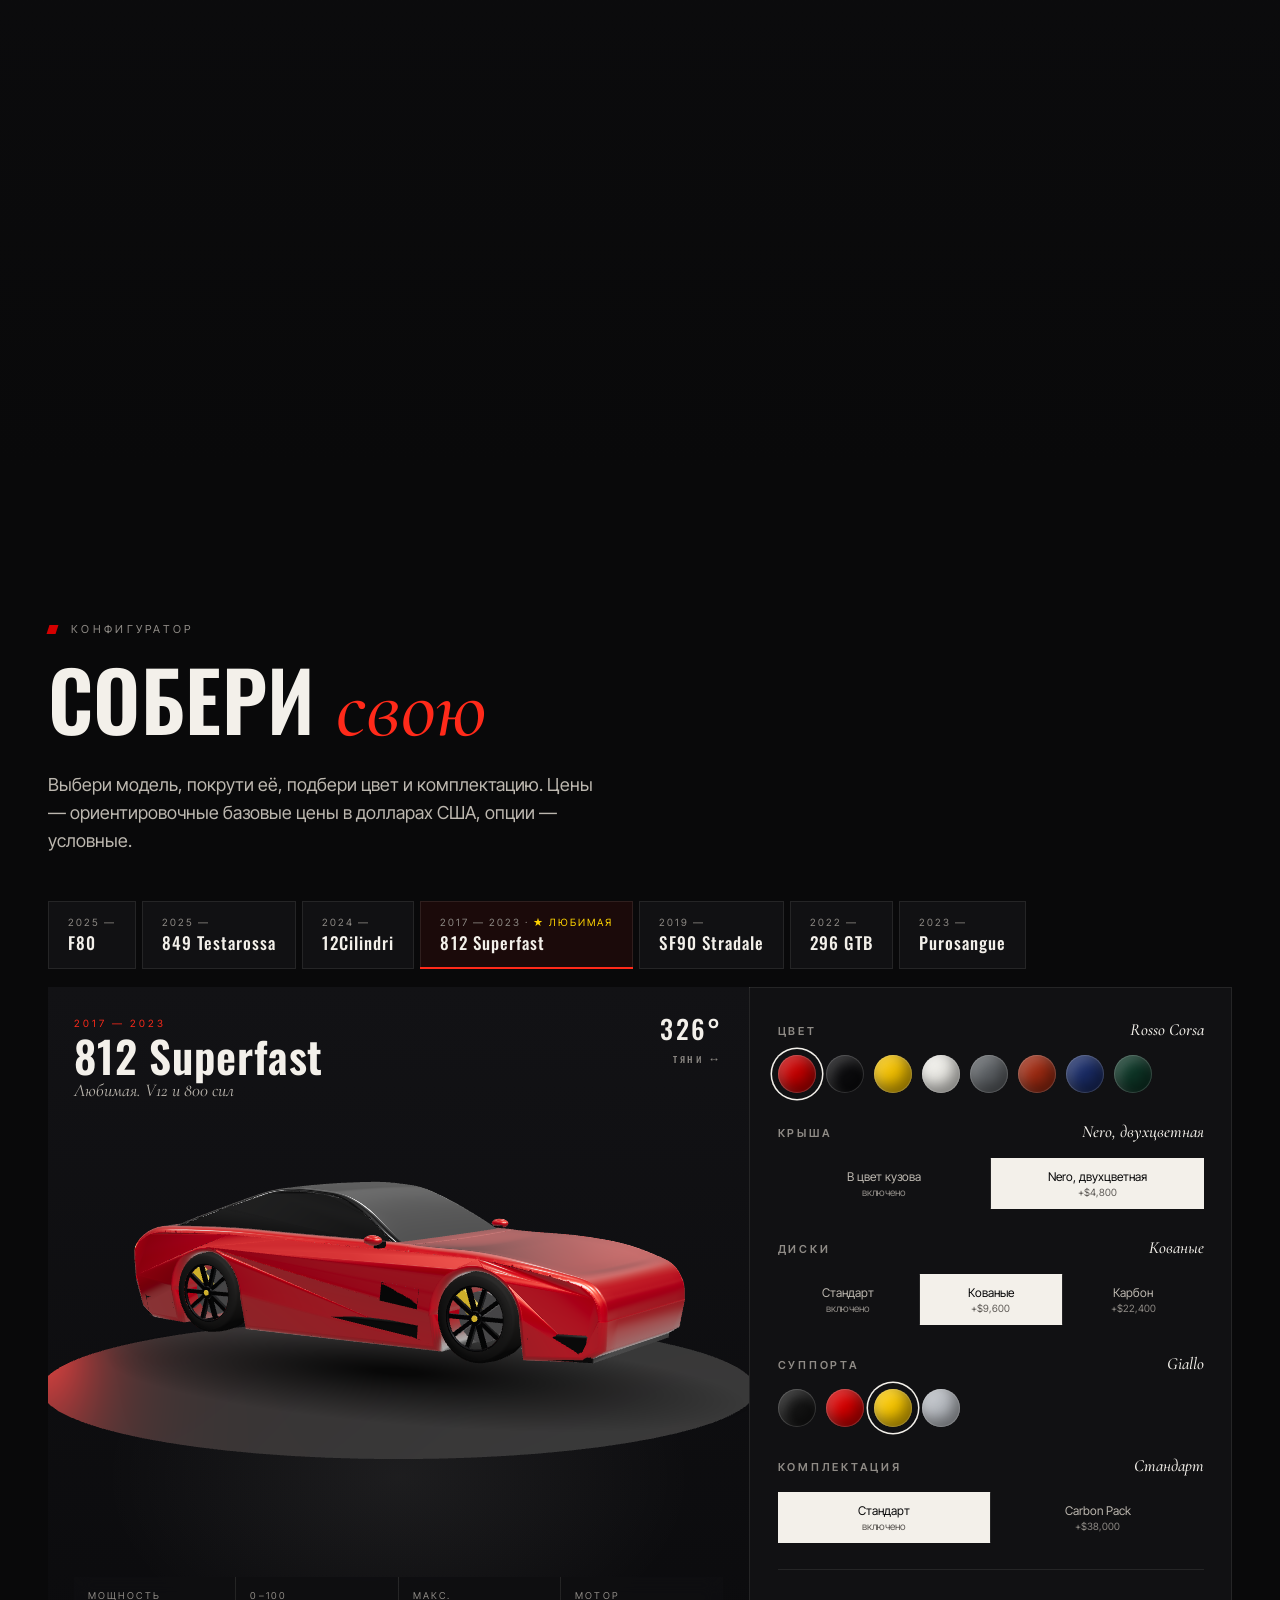
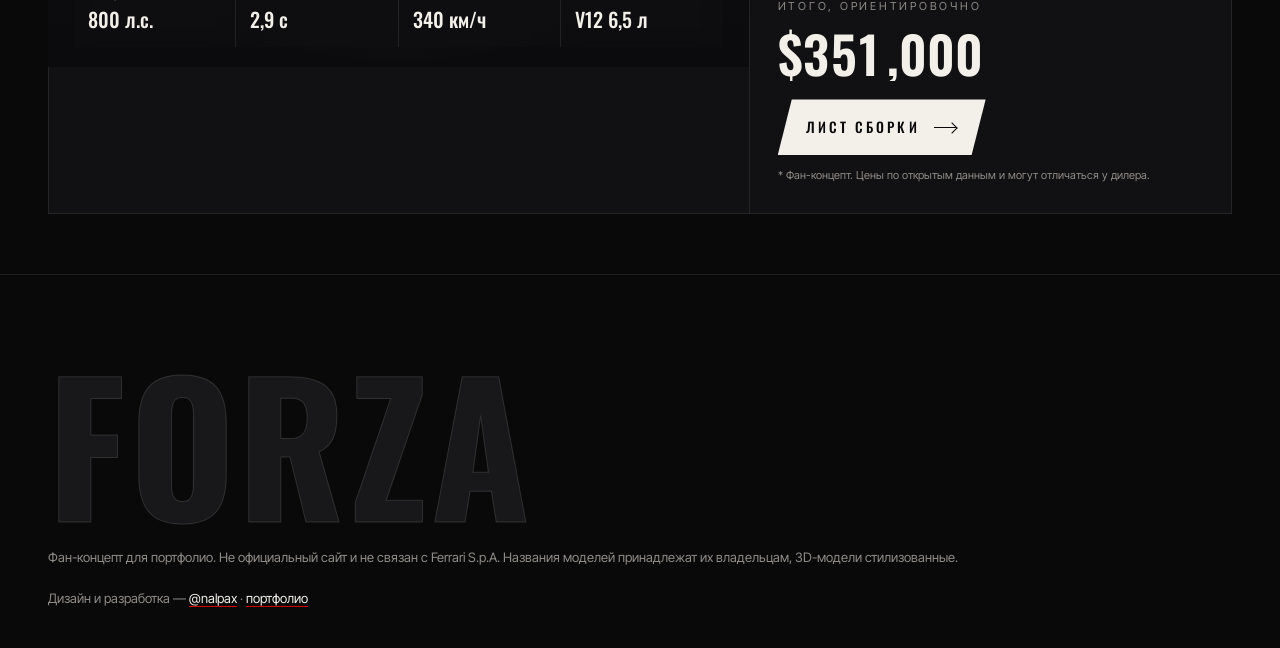
<file: concepts/ferrari/index.html>
<!doctype html>
<html lang="ru">
<head>
<meta charset="utf-8">
<meta name="viewport" content="width=device-width, initial-scale=1, viewport-fit=cover">
<title>Ferrari — фан-концепт · nalpax</title>
<meta name="robots" content="noindex, nofollow">
<meta name="description" content="Фан-концепт сайта Ferrari для портфолио: 3D-модели, анатомия 812 Superfast, конфигуратор. Неофициальный сайт, дизайн и разработка — nalpax.">
<meta name="theme-color" content="#09090a">
<link rel="icon" href="data:image/svg+xml,%3Csvg xmlns=%22http://www.w3.org/2000/svg%22 viewBox=%220 0 32 32%22%3E%3Crect width=%2232%22 height=%2232%22 rx=%226%22 fill=%22%23d40000%22/%3E%3Cpath d=%22M9 24 13 8h11l-1 4h-7l-1 3h6l-1 4h-6l-1 5z%22 fill=%22%23fff%22/%3E%3C/svg%3E">
<link rel="preconnect" href="https://fonts.googleapis.com">
<link href="https://fonts.googleapis.com/css2?family=Oswald:wght@400;500;600;700&family=Inter+Tight:wght@400;500;600;700&family=Cormorant+Garamond:ital,wght@1,500;1,600&display=swap" rel="stylesheet">
<link rel="modulepreload" href="vendor/three.module.min.js">
<style>
:root {
  --ink: #09090a;
  --ink-2: #111113;
  --ink-3: #18181b;
  --paper: #f3f0ea;
  --mute: #8f8b86;
  --line: rgba(243, 240, 234, .09);
  --rosso: #d40000;
  --rosso-hi: #ff2a1a;
  --rosso-deep: #6e0000;
  --giallo: #ffd400;
  --display: "Oswald", "Arial Narrow", sans-serif;
  --body: "Inter Tight", system-ui, sans-serif;
  --serif: "Cormorant Garamond", Georgia, serif;
  --ease: cubic-bezier(.16, 1, .3, 1);
  --safe-b: env(safe-area-inset-bottom, 0px);
}
* { box-sizing: border-box; margin: 0; padding: 0; }
html { overflow-x: clip; scroll-behavior: smooth; }
body { background: var(--ink); color: var(--paper); font-family: var(--body); line-height: 1.55; -webkit-font-smoothing: antialiased; }
a { color: inherit; text-decoration: none; }
button { font: inherit; color: inherit; background: none; border: 0; cursor: pointer; }
::selection { background: var(--rosso); color: #fff; }
.wrap { position: relative; z-index: 2; max-width: 1280px; margin: 0 auto; padding: 0 clamp(18px, 4vw, 48px); }
.it { font-family: var(--serif); font-style: italic; font-weight: 500; text-transform: none; letter-spacing: 0; }

/* ============ стартовые огни ============ */
.lights { position: fixed; inset: 0; z-index: 300; display: grid; place-items: center; }
.lights .half { position: absolute; inset: 0; background: #050506; transition: transform 1.1s cubic-bezier(.77, 0, .18, 1); }
.lights .half.a { clip-path: polygon(0 0, 62% 0, 38% 100%, 0 100%); }
.lights .half.b { clip-path: polygon(62% 0, 100% 0, 100% 100%, 38% 100%); }
.lights.go .half.a { transform: translateX(-75%); }
.lights.go .half.b { transform: translateX(75%); }
.lights .gantry { position: relative; z-index: 1; display: flex; gap: clamp(8px, 2vw, 18px); padding: 16px clamp(12px, 3vw, 22px); border-radius: 10px; background: #0f0f11; box-shadow: 0 0 0 1px #1d1d20, 0 30px 80px #000; transition: opacity .4s, transform .6s var(--ease); }
.lights.go .gantry, .lights.go .l-cap { opacity: 0; transform: scale(.9); }
.pod { display: grid; gap: 8px; padding: 8px; border-radius: 8px; background: #060607; }
.pod i { width: clamp(26px, 6vw, 44px); aspect-ratio: 1; border-radius: 50%; background: radial-gradient(circle at 40% 35%, #2a0505, #120202 70%); box-shadow: inset 0 0 0 2px #000; transition: background .08s, box-shadow .08s; }
.pod.on i { background: radial-gradient(circle at 40% 35%, #ff8a7a, #ff1a0a 40%, #a00000 75%); box-shadow: 0 0 22px #ff1a0a, 0 0 60px rgba(255, 26, 10, .5); }
.l-cap { position: absolute; z-index: 1; bottom: 16vh; left: 0; right: 0; text-align: center; font-family: var(--display); font-size: 13px; letter-spacing: .5em; color: var(--mute); transition: opacity .4s; }
.l-cap b { color: var(--paper); font-weight: 500; }
.l-skip { position: absolute; z-index: 2; right: 22px; bottom: calc(22px + var(--safe-b)); font-size: 11px; letter-spacing: .3em; color: var(--mute); text-transform: uppercase; }
body.intro { overflow: hidden; }

/* ============ курсор-спидометр и след стоп-сигналов ============ */
#streak { position: fixed; inset: 0; width: 100%; height: 100%; z-index: 140; pointer-events: none; display: none; }
.cur { position: fixed; left: 0; top: 0; z-index: 141; width: 46px; height: 46px; margin: -23px 0 0 -23px; pointer-events: none; display: none; transition: width .35s var(--ease), height .35s var(--ease), margin .35s var(--ease); }
.cur svg { width: 100%; height: 100%; overflow: visible; }
.cur .trk { fill: none; stroke: rgba(243, 240, 234, .18); stroke-width: 1.5; stroke-dasharray: 3 3; }
.cur .val { fill: none; stroke: var(--rosso-hi); stroke-width: 2.4; stroke-linecap: round; stroke-dasharray: 100; stroke-dashoffset: 100; filter: drop-shadow(0 0 4px var(--rosso)); }
.cur .dot { fill: var(--paper); }
.cur .kmh { position: absolute; left: 50%; top: 100%; transform: translate(-50%, 4px); font-family: var(--display); font-size: 9px; letter-spacing: .15em; color: var(--mute); white-space: nowrap; }
.cur.hot { width: 64px; height: 64px; margin: -32px 0 0 -32px; }
.cur.hot .trk { stroke: var(--rosso); stroke-dasharray: none; }
.cur.hot .dot { fill: var(--rosso-hi); }
body.has-cur #streak, body.has-cur .cur { display: block; }
body.has-cur, body.has-cur * { cursor: none !important; }
body.has-cur input[type="text"] { cursor: text !important; }

/* ============ навигация: передача и шифт-лампы ============ */
.shift { position: fixed; top: 0; left: 0; right: 0; z-index: 120; display: flex; gap: 3px; height: 4px; padding: 0 3px; }
.shift i { flex: 1; border-radius: 0 0 2px 2px; background: rgba(243, 240, 234, .06); transition: background .15s, box-shadow .15s; }
.shift i.on { background: #19d65b; box-shadow: 0 0 8px #19d65b; }
.shift i.on.r { background: var(--rosso-hi); box-shadow: 0 0 8px var(--rosso-hi); }
.shift i.on.b { background: #3b7bff; box-shadow: 0 0 8px #3b7bff; }
.nav { position: fixed; top: 4px; left: 0; right: 0; z-index: 110; transition: background .4s, backdrop-filter .4s; }
.nav.solid { background: rgba(9, 9, 10, .72); backdrop-filter: blur(14px); box-shadow: 0 1px 0 var(--line); }
.nav .wrap { display: flex; align-items: center; justify-content: space-between; height: 66px; gap: 20px; }
.mark { display: flex; align-items: baseline; gap: 10px; }
.mark b { font-family: var(--display); font-weight: 600; font-size: 20px; letter-spacing: .32em; }
.mark small { font-size: 10px; letter-spacing: .2em; text-transform: uppercase; color: var(--mute); }
.links { display: flex; gap: 30px; font-size: 13px; letter-spacing: .08em; text-transform: uppercase; color: var(--mute); }
.links a { position: relative; padding: 6px 0; transition: color .3s; }
.links a::before { content: ""; position: absolute; left: -12px; top: 50%; width: 5px; height: 5px; margin-top: -2.5px; background: var(--rosso); transform: scale(0) rotate(45deg); transition: transform .35s var(--ease); }
.links a:hover, .links a.on { color: var(--paper); }
.links a:hover::before, .links a.on::before { transform: scale(1) rotate(45deg); }
.gear { display: flex; align-items: center; gap: 10px; }
.gear-box { position: relative; width: 44px; height: 44px; overflow: hidden; border-radius: 8px; background: #050506; box-shadow: inset 0 0 0 1px #262629, inset 0 0 16px rgba(255, 26, 10, .12); }
.gear-box span { position: absolute; inset: 0; display: grid; place-items: center; font-family: var(--display); font-weight: 600; font-size: 26px; color: var(--rosso-hi); text-shadow: 0 0 12px rgba(255, 42, 26, .7); transition: transform .45s var(--ease), opacity .45s; }
.gear-box span.out { transform: translateY(-100%); opacity: 0; }
.gear-box span.in { transform: translateY(100%); opacity: 0; }
.gear small { display: block; font-size: 10px; letter-spacing: .25em; color: var(--mute); text-transform: uppercase; line-height: 1.3; }
.gear small b { color: var(--paper); font-weight: 600; }

/* ============ кнопки: скошенные, удержание ============ */
.btn { position: relative; display: inline-flex; align-items: center; gap: 14px; padding: 17px 30px 17px 28px; font-family: var(--display); font-weight: 500; font-size: 14px; letter-spacing: .22em; text-transform: uppercase;
  clip-path: polygon(14px 0, 100% 0, calc(100% - 14px) 100%, 0 100%); background: var(--paper); color: var(--ink); overflow: hidden; isolation: isolate; transition: color .35s; }
.btn::before { content: ""; position: absolute; inset: 0; z-index: -1; background: var(--rosso); transform: translateX(-102%) skewX(-18deg); transform-origin: left; transition: transform .5s var(--ease); width: 120%; left: -10%; }
.btn:hover { color: #fff; }
.btn:hover::before { transform: translateX(0) skewX(-18deg); }
.btn .arr { display: inline-block; width: 22px; height: 1px; background: currentColor; position: relative; transition: width .4s var(--ease); }
.btn .arr::after { content: ""; position: absolute; right: 0; top: -3px; width: 7px; height: 7px; border-top: 1px solid currentColor; border-right: 1px solid currentColor; transform: rotate(45deg); }
.btn:hover .arr { width: 34px; }
.btn.line { background: transparent; color: var(--paper); box-shadow: inset 0 0 0 1px rgba(243, 240, 234, .3); clip-path: none; transform: skewX(-12deg); padding: 16px 26px; }
.btn.line > * { transform: skewX(12deg); }
.btn.line::before { left: 0; width: 100%; transform: scaleX(0); transform-origin: left; }
.btn.line:hover::before { transform: scaleX(1); }
.hold { position: relative; width: 104px; height: 104px; border-radius: 50%; display: grid; place-items: center; text-align: center; touch-action: none; user-select: none; -webkit-user-select: none;
  background: radial-gradient(circle at 50% 40%, #2a0606, #0d0303 70%); box-shadow: 0 0 0 1px #3a0d0d, 0 0 0 6px #0b0b0c, 0 0 0 7px #26262a, 0 18px 50px rgba(212, 0, 0, .25); transition: transform .2s; }
.hold:active { transform: scale(.96); }
.hold svg { position: absolute; inset: -9px; width: calc(100% + 18px); height: calc(100% + 18px); transform: rotate(-90deg); pointer-events: none; }
.hold .ring { fill: none; stroke: var(--rosso-hi); stroke-width: 3; stroke-linecap: round; stroke-dasharray: 100; stroke-dashoffset: 100; filter: drop-shadow(0 0 6px var(--rosso)); }
.hold b { display: block; font-family: var(--display); font-weight: 600; font-size: 14px; letter-spacing: .12em; line-height: 1.05; }
.hold small { display: block; margin-top: 4px; font-size: 8.5px; letter-spacing: .2em; text-transform: uppercase; color: var(--mute); }
.hold.live { box-shadow: 0 0 0 1px var(--rosso), 0 0 0 6px #0b0b0c, 0 0 0 7px var(--rosso), 0 0 60px rgba(255, 26, 10, .6); }
.hold.live b { color: var(--rosso-hi); }

/* ============ главный экран ============ */
.hero { position: relative; height: 100svh; min-height: 620px; overflow: hidden;
  background: radial-gradient(ellipse 70% 50% at 50% 78%, rgba(212, 0, 0, .28), transparent 70%), radial-gradient(ellipse 50% 40% at 50% 30%, #17171a, transparent 70%), var(--ink); }
.hero::after { content: ""; position: absolute; left: 0; right: 0; bottom: 0; height: 22%; background: linear-gradient(transparent, var(--ink)); pointer-events: none; z-index: 3; }
.word { position: absolute; z-index: 0; left: 0; right: 0; top: 17%; text-align: center; font-family: var(--display); font-weight: 700; font-size: clamp(74px, 21vw, 340px); line-height: .8; letter-spacing: .04em;
  color: transparent; background: linear-gradient(180deg, #f3f0ea 0%, #f3f0ea 40%, rgba(243, 240, 234, .05) 100%); -webkit-background-clip: text; background-clip: text; user-select: none; white-space: nowrap; }
.word span { display: inline-block; transform: translateY(40%) skewY(8deg); opacity: 0; transition: transform 1.2s var(--ease), opacity 1.2s; }
body.ready .word span { transform: none; opacity: 1; }
#hero-gl { position: absolute; inset: 0; z-index: 1; width: 100%; height: 100%; touch-action: pan-y; }
.hero-ui { position: absolute; z-index: 4; left: 0; right: 0; bottom: 0; }
.hero-ui .wrap { display: grid; grid-template-columns: 1fr auto 1fr; align-items: end; gap: 30px; padding-bottom: calc(34px + var(--safe-b)); }
.model-tag small { display: block; font-size: 11px; letter-spacing: .3em; color: var(--rosso-hi); text-transform: uppercase; }
.model-tag h1 { font-family: var(--display); font-weight: 600; font-size: clamp(34px, 4.6vw, 64px); line-height: 1; letter-spacing: .02em; margin: 6px 0 8px; }
.model-tag p { font-family: var(--serif); font-style: italic; font-size: clamp(18px, 1.8vw, 24px); color: #cdc8c0; }
.hero-cta { display: flex; justify-content: flex-end; gap: 14px; flex-wrap: wrap; }
.mini-stats { position: absolute; z-index: 4; top: 96px; right: clamp(18px, 4vw, 48px); display: grid; gap: 10px; text-align: right; }
.mini-stats div { font-size: 11px; letter-spacing: .2em; text-transform: uppercase; color: var(--mute); }
.mini-stats b { display: block; font-family: var(--display); font-weight: 500; font-size: 26px; letter-spacing: .02em; color: var(--paper); }
.drag-hint { white-space: nowrap; position: absolute; z-index: 4; left: 50%; top: 58%; transform: translateX(-50%); display: flex; align-items: center; gap: 10px; font-size: 10px; letter-spacing: .3em; color: var(--mute); text-transform: uppercase; pointer-events: none; transition: opacity .6s; }
.drag-hint::before, .drag-hint::after { content: ""; width: 26px; height: 1px; background: linear-gradient(90deg, transparent, var(--mute)); }
.drag-hint::after { transform: scaleX(-1); }

/* ============ общие секции ============ */
section { position: relative; }
.sec { padding: clamp(90px, 12vw, 160px) 0; }
.eyebrow { display: flex; align-items: center; gap: 14px; margin-bottom: 22px; font-size: 11px; letter-spacing: .3em; text-transform: uppercase; color: var(--mute); }
.eyebrow::before { content: ""; width: 9px; height: 9px; background: var(--rosso); transform: skewX(-18deg); }
.title { font-family: var(--display); font-weight: 600; font-size: clamp(40px, 6.4vw, 96px); line-height: .95; letter-spacing: .005em; text-transform: uppercase; }
.title .it { color: var(--rosso-hi); font-size: 1.05em; }
.lede { max-width: 560px; margin-top: 22px; color: #bcb7af; font-size: clamp(15px, 1.4vw, 18px); }
.rv { opacity: 0; transform: translateY(40px); transition: opacity 1s var(--ease), transform 1s var(--ease); }
.rv.in { opacity: 1; transform: none; }

/* ============ характеристики ============ */
.specs-grid { display: grid; grid-template-columns: .95fr 1.05fr; gap: clamp(30px, 5vw, 80px); align-items: center; margin-top: 70px; }
.tacho { position: relative; width: min(100%, 520px); aspect-ratio: 1; margin: 0 auto; }
.tacho svg { width: 100%; height: 100%; overflow: visible; }
.tacho .read { position: absolute; left: 0; right: 0; top: 56%; text-align: center; }
.tacho .read b { display: block; font-family: var(--display); font-weight: 600; font-size: clamp(44px, 6vw, 76px); line-height: 1; font-variant-numeric: tabular-nums; }
.tacho .read small { font-size: 11px; letter-spacing: .3em; color: var(--mute); text-transform: uppercase; }
.cells { display: grid; grid-template-columns: 1fr 1fr; border-top: 1px solid var(--line); border-left: 1px solid var(--line); }
.cell { position: relative; padding: 28px 26px; border-right: 1px solid var(--line); border-bottom: 1px solid var(--line); overflow: hidden; }
.cell::after { content: ""; position: absolute; left: 0; bottom: 0; height: 2px; width: 100%; background: var(--rosso); transform: scaleX(0); transform-origin: left; transition: transform .9s var(--ease); }
.cell:hover::after { transform: scaleX(1); }
.cell small { font-size: 11px; letter-spacing: .25em; text-transform: uppercase; color: var(--mute); }
.cell b { display: flex; align-items: baseline; gap: 8px; margin-top: 8px; font-family: var(--display); font-weight: 600; font-size: clamp(42px, 5vw, 70px); line-height: 1; font-variant-numeric: tabular-nums; }
.cell b em { font-style: normal; font-size: .34em; font-weight: 400; color: var(--mute); letter-spacing: .1em; }
.launch { margin-top: 34px; padding: 26px; background: var(--ink-2); box-shadow: inset 0 0 0 1px var(--line); }
.launch-head { display: flex; justify-content: space-between; align-items: center; gap: 16px; margin-bottom: 20px; }
.launch-head span { font-size: 11px; letter-spacing: .3em; text-transform: uppercase; color: var(--mute); }
.launch-head button { font-family: var(--display); font-size: 12px; letter-spacing: .25em; color: var(--rosso-hi); text-transform: uppercase; }
.lane { display: grid; grid-template-columns: 82px 1fr 64px; gap: 14px; align-items: center; margin: 12px 0; font-size: 13px; color: #bcb7af; }
.lane .track { position: relative; height: 10px; background: repeating-linear-gradient(90deg, rgba(243, 240, 234, .06) 0 2px, transparent 2px 10%); }
.lane .track i { position: absolute; left: 0; top: 0; bottom: 0; width: 0; background: linear-gradient(90deg, var(--rosso-deep), var(--rosso-hi)); box-shadow: 0 0 14px rgba(255, 42, 26, .6); }
.lane .track i::after { content: ""; position: absolute; right: -2px; top: -4px; bottom: -4px; width: 3px; background: #fff; box-shadow: 0 0 10px #fff; }
.lane b { font-family: var(--display); font-weight: 500; font-size: 18px; text-align: right; color: var(--paper); font-variant-numeric: tabular-nums; }
.facts { display: grid; grid-template-columns: repeat(3, 1fr); gap: 1px; margin-top: 34px; background: var(--line); }
.facts div { padding: 18px 20px; background: var(--ink); font-size: 14px; }
.facts small { display: block; font-size: 10px; letter-spacing: .25em; text-transform: uppercase; color: var(--mute); margin-bottom: 4px; }

/* ============ анатомия (разборка на скролле) ============ */
.anatomy { height: 340vh; background: linear-gradient(180deg, var(--ink), #0d0d0f 30%, #0d0d0f 70%, var(--ink)); }
.stick { position: sticky; top: 0; height: 100svh; overflow: hidden; }
.stick::before { content: ""; position: absolute; inset: 0; background-image: linear-gradient(rgba(243, 240, 234, .035) 1px, transparent 1px), linear-gradient(90deg, rgba(243, 240, 234, .035) 1px, transparent 1px); background-size: 60px 60px; mask-image: radial-gradient(ellipse at 50% 55%, #000 30%, transparent 75%); -webkit-mask-image: radial-gradient(ellipse at 50% 55%, #000 30%, transparent 75%); }
#ana-gl { position: absolute; inset: 0; width: 100%; height: 100%; }
.ana-head { position: absolute; z-index: 3; top: 96px; left: 0; right: 0; }
.ana-head .title { font-size: clamp(34px, 5vw, 72px); }
.ana-head p { max-width: 380px; margin-top: 12px; color: #bcb7af; font-size: 14px; }
.assembly { position: absolute; z-index: 3; right: clamp(18px, 4vw, 48px); bottom: calc(34px + var(--safe-b)); width: min(280px, 60vw); }
.assembly .row { display: flex; justify-content: space-between; font-size: 11px; letter-spacing: .25em; text-transform: uppercase; color: var(--mute); }
.assembly .row b { font-family: var(--display); font-weight: 500; font-size: 30px; letter-spacing: .02em; color: var(--paper); font-variant-numeric: tabular-nums; }
.assembly .bar { position: relative; height: 3px; margin-top: 10px; background: rgba(243, 240, 234, .1); }
.assembly .bar i { position: absolute; left: 0; top: 0; bottom: 0; background: var(--rosso-hi); box-shadow: 0 0 10px var(--rosso); }
.ana-scroll { position: absolute; z-index: 3; left: clamp(18px, 4vw, 48px); bottom: calc(34px + var(--safe-b)); font-size: 10px; letter-spacing: .3em; text-transform: uppercase; color: var(--mute); }
.ana-scroll b { color: var(--paper); font-weight: 600; }
.callouts { position: absolute; inset: 0; z-index: 2; pointer-events: none; }
.co { position: absolute; left: 0; top: 0; opacity: 0; transition: opacity .3s; will-change: transform; }
.co i { position: absolute; left: -4px; top: -4px; width: 8px; height: 8px; border-radius: 50%; background: var(--rosso-hi); box-shadow: 0 0 0 4px rgba(255, 42, 26, .2), 0 0 12px var(--rosso); }
.co span { position: absolute; left: 14px; top: -34px; transition: transform .25s; padding: 8px 12px; white-space: nowrap; background: rgba(9, 9, 10, .82); backdrop-filter: blur(6px); border-left: 2px solid var(--rosso-hi); font-size: 12px; line-height: 1.3; }
.co span::before { content: ""; position: absolute; left: -14px; top: 34px; width: 14px; height: 1px; background: var(--rosso-hi); transform-origin: left; transform: rotate(-60deg); }
.co span b { display: block; font-family: var(--display); font-weight: 500; font-size: 13px; letter-spacing: .12em; text-transform: uppercase; }
.co span small { color: var(--mute); }
.co.l span { left: auto; right: 14px; border-left: 0; border-right: 2px solid var(--rosso-hi); text-align: right; }
.co.l span::before { left: auto; right: -14px; transform-origin: right; transform: rotate(60deg); }

/* ============ конфигуратор ============ */
.config { padding-bottom: 60px; }
.tabs { display: flex; gap: 6px; margin: 46px 0 0; overflow-x: auto; scrollbar-width: none; padding-bottom: 4px; }
.tabs::-webkit-scrollbar { display: none; }
.tab { flex: none; position: relative; padding: 14px 20px 12px; text-align: left; background: var(--ink-2); box-shadow: inset 0 0 0 1px var(--line); transition: background .3s; }
.tab small { display: block; font-size: 10px; letter-spacing: .2em; color: var(--mute); text-transform: uppercase; }
.tab b { font-family: var(--display); font-weight: 500; font-size: 17px; letter-spacing: .06em; white-space: nowrap; }
.tab::after { content: ""; position: absolute; left: 0; right: 0; bottom: 0; height: 2px; background: var(--rosso-hi); transform: scaleX(0); transition: transform .4s var(--ease); }
.tab:hover { background: var(--ink-3); }
.tab.on { background: #1b0a0a; }
.tab.on::after { transform: scaleX(1); }
.tab .fav { color: var(--giallo); }
.studio { display: grid; grid-template-columns: 1.45fr 1fr; align-items: start; margin-top: 14px; background: var(--ink-2); box-shadow: inset 0 0 0 1px var(--line); }
.viewer { position: sticky; top: 80px; height: min(78vh, 680px); overflow: hidden; background: radial-gradient(ellipse 60% 40% at 50% 72%, rgba(243, 240, 234, .07), transparent 70%), linear-gradient(180deg, #121215, #0b0b0d); }
#cfg-gl { position: absolute; inset: 0; width: 100%; height: 100%; touch-action: pan-y; }
.viewer .v-top { position: absolute; z-index: 2; left: 26px; top: 22px; right: 26px; display: flex; justify-content: space-between; align-items: flex-start; pointer-events: none; }
.viewer .v-name small { font-size: 10px; letter-spacing: .3em; color: var(--rosso-hi); text-transform: uppercase; }
.viewer .v-name h3 { font-family: var(--display); font-weight: 600; font-size: clamp(28px, 3.4vw, 46px); line-height: 1; letter-spacing: .02em; }
.viewer .v-name p { font-family: var(--serif); font-style: italic; font-size: 18px; color: #bcb7af; }
.viewer .v-angle { font-family: var(--display); font-size: 12px; letter-spacing: .2em; color: var(--mute); text-align: right; }
.viewer .v-angle b { display: block; font-size: 26px; color: var(--paper); font-weight: 500; font-variant-numeric: tabular-nums; }
.viewer .v-bottom { position: absolute; z-index: 2; left: 26px; right: 26px; bottom: 20px; display: grid; grid-template-columns: repeat(4, 1fr); gap: 1px; background: var(--line); }
.viewer .v-bottom div { padding: 12px 14px; background: rgba(11, 11, 13, .85); backdrop-filter: blur(8px); }
.viewer .v-bottom small { display: block; font-size: 9.5px; letter-spacing: .22em; color: var(--mute); text-transform: uppercase; }
.viewer .v-bottom b { font-family: var(--display); font-weight: 500; font-size: 20px; font-variant-numeric: tabular-nums; }
.panel { padding: 30px 28px; border-left: 1px solid var(--line); display: flex; flex-direction: column; gap: 26px; }
.opt h4 { display: flex; justify-content: space-between; align-items: baseline; margin-bottom: 12px; font-size: 11px; font-weight: 600; letter-spacing: .25em; text-transform: uppercase; color: var(--mute); }
.opt h4 span { font-family: var(--serif); font-style: italic; font-size: 17px; font-weight: 500; letter-spacing: 0; text-transform: none; color: var(--paper); }
.sw { display: flex; flex-wrap: wrap; gap: 10px; }
.sw button { position: relative; width: 38px; height: 38px; border-radius: 50%; box-shadow: inset 0 0 0 1px rgba(255, 255, 255, .15), inset -6px -8px 14px rgba(0, 0, 0, .45), inset 6px 6px 12px rgba(255, 255, 255, .22); transition: transform .3s var(--ease); }
.sw button::after { content: ""; position: absolute; inset: -6px; border-radius: 50%; box-shadow: 0 0 0 1.5px var(--paper); opacity: 0; transform: scale(.8); transition: .3s var(--ease); }
.sw button:hover { transform: translateY(-3px); }
.sw button.on::after { opacity: 1; transform: none; }
.seg { display: grid; grid-auto-flow: column; grid-auto-columns: 1fr; gap: 1px; background: var(--line); box-shadow: inset 0 0 0 1px var(--line); }
.seg button { padding: 11px 8px; background: var(--ink-2); font-size: 12px; line-height: 1.25; text-align: center; transition: background .25s, color .25s; color: #bcb7af; }
.seg button small { display: block; font-size: 10px; color: var(--mute); margin-top: 2px; }
.seg button:hover { background: var(--ink-3); color: var(--paper); }
.seg button.on { background: var(--paper); color: var(--ink); }
.seg button.on small { color: #5d5955; }
.total { margin-top: auto; padding-top: 22px; border-top: 1px solid var(--line); }
.total small { font-size: 11px; letter-spacing: .25em; text-transform: uppercase; color: var(--mute); }
.odo { display: flex; align-items: center; height: 1.1em; margin: 8px 0 18px; overflow: hidden; font-family: var(--display); font-weight: 600; font-size: clamp(38px, 4vw, 54px); line-height: 1.1; font-variant-numeric: tabular-nums; }
.odo .d { display: inline-block; height: 1.1em; overflow: hidden; }
.odo .d i { display: flex; flex-direction: column; font-style: normal; transition: transform 1s var(--ease); }
.odo .d i span { height: 1.1em; }
.odo .s { display: inline-block; }
.total .note { margin-top: 12px; font-size: 11px; color: var(--mute); }

/* ============ лист сборки (новый оверлей) ============ */
.sheet-wrap { position: fixed; inset: 0; z-index: 200; display: grid; place-items: center; padding: 20px; pointer-events: none; }
.sheet-wrap::before { content: ""; position: absolute; inset: 0; background: rgba(5, 5, 6, .7); backdrop-filter: blur(6px); opacity: 0; transition: opacity .5s; }
.sheet { position: relative; width: min(460px, 100%); max-height: calc(100svh - 40px); overflow-y: auto; padding: 30px 28px 26px; background: var(--paper); color: var(--ink);
  clip-path: polygon(0 0, 100% 0, 100% calc(100% - 22px), calc(100% - 22px) 100%, 0 100%); transform: translateY(40px) rotate(-2deg); opacity: 0; transition: transform .7s var(--ease), opacity .4s; }
.sheet-wrap.open { pointer-events: auto; }
.sheet-wrap.open::before { opacity: 1; }
.sheet-wrap.open .sheet { transform: none; opacity: 1; }
.sheet header { display: flex; justify-content: space-between; align-items: flex-start; padding-bottom: 16px; border-bottom: 2px solid var(--ink); }
.sheet header small { font-size: 10px; letter-spacing: .3em; text-transform: uppercase; color: #6f6a64; }
.sheet header h3 { font-family: var(--display); font-weight: 600; font-size: 30px; line-height: 1; letter-spacing: .02em; text-transform: uppercase; }
.sheet .code { font-family: ui-monospace, Menlo, monospace; font-size: 11px; padding: 4px 8px; background: var(--ink); color: var(--paper); }
.sheet dl { display: grid; grid-template-columns: 1fr auto; gap: 10px 16px; margin: 18px 0; font-size: 14px; }
.sheet dt { color: #4d4944; }
.sheet dd { text-align: right; font-weight: 600; }
.sheet .sum { display: flex; justify-content: space-between; align-items: baseline; padding-top: 14px; border-top: 1px dashed #9d978f; }
.sheet .sum b { font-family: var(--display); font-weight: 600; font-size: 34px; }
.sheet .stripe { height: 6px; margin: -30px -28px 24px; background: linear-gradient(90deg, #0a8f3c 0 33.3%, #f3f0ea 33.3% 66.6%, var(--rosso) 66.6%); }
.sheet .acts { display: flex; gap: 10px; margin-top: 18px; }
.sheet .acts button { flex: 1; padding: 13px; font-family: var(--display); font-size: 12px; letter-spacing: .2em; text-transform: uppercase; box-shadow: inset 0 0 0 1px var(--ink); }
.sheet .acts button.dark { background: var(--ink); color: var(--paper); }

/* ============ подвал ============ */
footer { position: relative; z-index: 2; padding: 90px 0 calc(40px + var(--safe-b)); border-top: 1px solid var(--line); }
footer .big { font-family: var(--display); font-weight: 700; font-size: clamp(60px, 14vw, 220px); line-height: .85; letter-spacing: .02em; text-transform: uppercase; color: var(--ink-3); -webkit-text-stroke: 1px rgba(243, 240, 234, .14); }
footer .row { display: flex; justify-content: space-between; gap: 20px; flex-wrap: wrap; margin-top: 30px; font-size: 13px; color: var(--mute); }
footer .row a { color: var(--paper); border-bottom: 1px solid var(--rosso); }
.fb { position: absolute; inset: 0; display: none; place-items: center; padding: 30px; text-align: center; color: var(--mute); font-size: 14px; }
body.no-gl .fb { display: grid; }

/* ============ адаптив ============ */
.hero-grid > *, .specs-grid > *, .studio > * { min-width: 0; }
@media (max-width: 980px) {
  .links { display: none; }
  .specs-grid, .studio { grid-template-columns: 1fr; }
  .panel { border-left: 0; border-top: 1px solid var(--line); }
  .viewer { position: relative; top: 0; height: auto; aspect-ratio: 4 / 3.4; }
  .hero-ui .wrap { grid-template-columns: 1fr; gap: 18px; }
  .hero-ui .hold { position: absolute; right: clamp(18px, 4vw, 48px); bottom: calc(150px + var(--safe-b)); width: 86px; height: 86px; }
  .hero-cta { justify-content: flex-start; }
}
@media (max-width: 600px) {
  .mark small { display: none; }
  .mini-stats { top: auto; bottom: calc(260px + var(--safe-b)); left: clamp(18px, 4vw, 48px); right: auto; text-align: left; grid-auto-flow: column; gap: 18px; }
  .mini-stats b { font-size: 20px; }
  .word { top: 21%; }
  .hero-cta .btn { padding: 15px 22px; font-size: 12px; }
  .hero-ui .hold { bottom: calc(196px + var(--safe-b)); }
  .cells { grid-template-columns: 1fr 1fr; }
  .cell { padding: 20px 16px; }
  .facts { grid-template-columns: 1fr; }
  .lane { grid-template-columns: 66px 1fr 56px; }
  .viewer { aspect-ratio: 4 / 4.6; }
  .viewer .v-bottom { left: 12px; right: 12px; bottom: 12px; }
  .viewer .v-bottom div { padding: 8px 8px; }
  .viewer .v-bottom small { font-size: 8px; letter-spacing: .14em; }
  .viewer .v-bottom b { font-size: 13px; }
  .viewer .v-top { left: 16px; right: 16px; top: 16px; }
  .panel { padding: 24px 18px; }
  .co span { padding: 5px 8px; }
  .co span b { font-size: 11px; }
  .co span small { display: none; }
  .co span::before { top: 22px; }
  .co span { top: -22px; }
  .assembly { left: clamp(18px, 4vw, 48px); right: clamp(18px, 4vw, 48px); width: auto; bottom: calc(64px + var(--safe-b)); }
  .assembly .row b { font-size: 22px; }
  .drag-hint { top: 62%; }
  .ana-head { top: 84px; }
  .ana-head p { font-size: 13px; max-width: 280px; }
}
@media (prefers-reduced-motion: reduce) {
  *, *::before, *::after { transition: none !important; animation: none !important; }
  .rv { opacity: 1; transform: none; }
}
</style>
</head>
<body class="intro">

<!-- стартовые огни -->
<div class="lights" id="lights" aria-hidden="true">
  <div class="half a"></div><div class="half b"></div>
  <div class="gantry"><div class="pod"><i></i><i></i></div><div class="pod"><i></i><i></i></div><div class="pod"><i></i><i></i></div><div class="pod"><i></i><i></i></div><div class="pod"><i></i><i></i></div></div>
  <div class="l-cap" id="l-cap">LIGHTS OUT AND <b>AWAY WE GO</b></div>
  <button type="button" class="l-skip" id="l-skip">Пропустить</button>
</div>

<canvas id="streak" aria-hidden="true"></canvas>
<div class="cur" aria-hidden="true"><svg viewBox="0 0 46 46"><circle class="trk" cx="23" cy="23" r="20"/><circle class="val" cx="23" cy="23" r="20" pathLength="100" transform="rotate(135 23 23)"/><circle class="dot" cx="23" cy="23" r="2.4"/></svg><span class="kmh" id="kmh">0 KM/H</span></div>

<div class="shift" id="shift" aria-hidden="true"></div>
<header class="nav" id="nav">
  <div class="wrap">
    <a href="#top" class="mark"><b>FERRARI</b><small>fan concept · nalpax</small></a>
    <nav class="links" aria-label="Разделы">
      <a href="#top" data-sec="hero">F80</a>
      <a href="#specs" data-sec="specs">Характеристики</a>
      <a href="#anatomy" data-sec="anatomy">Анатомия</a>
      <a href="#config" data-sec="config">Конфигуратор</a>
    </nav>
    <div class="gear" aria-hidden="true"><small>Gear<br><b id="gear-name">Neutral</b></small><div class="gear-box" id="gear-box"><span>N</span></div></div>
  </div>
</header>

<main>
<section class="hero" id="top" data-gear="N" data-gname="Neutral">
  <div class="word" aria-hidden="true"><span>F</span><span>E</span><span>R</span><span>R</span><span>A</span><span>R</span><span>I</span></div>
  <canvas id="hero-gl" aria-label="3D-модель Ferrari F80, можно вращать"></canvas>
  <div class="fb">3D недоступно в этом браузере — откройте сайт в Chrome, Яндекс Браузере или Safari.</div>
  <div class="mini-stats"><div><b>1 200</b>л.с.</div><div><b>2,15 с</b>0–100</div><div><b>350</b>км/ч</div></div>
  <div class="drag-hint" id="drag-hint">тяни, чтобы повернуть</div>
  <div class="hero-ui">
    <div class="wrap">
      <div class="model-tag rv">
        <small>Новейший гиперкар</small>
        <h1>F80</h1>
        <p>Il futuro, adesso — 799 экземпляров.</p>
      </div>
      <button type="button" class="hold" id="engine" aria-label="Удерживай, чтобы завести двигатель">
        <svg viewBox="0 0 122 122"><circle class="ring" cx="61" cy="61" r="58" pathLength="100"/></svg>
        <span><b>ENGINE<br>START</b><small>удерживай</small></span>
      </button>
      <div class="hero-cta rv">
        <a href="#specs" class="btn">Характеристики <span class="arr"></span></a>
        <a href="#config" class="btn line"><span>Собрать свою</span></a>
      </div>
    </div>
  </div>
</section>

<section class="sec" id="specs" data-gear="1" data-gname="First">
  <div class="wrap">
    <p class="eyebrow rv">F80 · технические данные</p>
    <h2 class="title rv">1 200 сил <span class="it">и ни одного</span><br>компромисса</h2>
    <p class="lede rv">Гибрид: V6 3,0 л с двумя турбинами и три электромотора. Полный привод, активная аэродинамика и кузов из карбона.</p>
    <div class="specs-grid">
      <div class="tacho rv" id="tacho"><div class="read"><b id="rpm-read">0</b><small>об/мин × 1000</small></div></div>
      <div>
        <div class="cells rv">
          <div class="cell"><small>Мощность</small><b><span data-count="1200" data-sep>0</span><em>л.с.</em></b></div>
          <div class="cell"><small>0–100 км/ч</small><b><span data-count="2.15" data-dec="2">0</span><em>сек</em></b></div>
          <div class="cell"><small>Макс. скорость</small><b><span data-count="350">0</span><em>км/ч</em></b></div>
          <div class="cell"><small>Тираж</small><b><span data-count="799">0</span><em>шт.</em></b></div>
        </div>
        <div class="launch rv" id="launch">
          <div class="launch-head"><span>Launch control</span><button type="button" id="relaunch">↻ Ещё раз</button></div>
          <div class="lane"><span>0–100</span><div class="track"><i data-t="2.15"></i></div><b data-t="2.15">0.00</b></div>
          <div class="lane"><span>0–200</span><div class="track"><i data-t="5.75"></i></div><b data-t="5.75">0.00</b></div>
        </div>
        <div class="facts rv">
          <div><small>Двигатель</small>V6 3,0 л biturbo + 3 эл. мотора</div>
          <div><small>Привод</small>полный</div>
          <div><small>Сухая масса</small>≈ 1 525 кг</div>
        </div>
      </div>
    </div>
  </div>
</section>

<section class="anatomy" id="anatomy" data-gear="2" data-gname="Second">
  <div class="stick">
    <canvas id="ana-gl" aria-label="812 Superfast в разобранном виде"></canvas>
    <div class="fb">3D недоступно в этом браузере.</div>
    <div class="callouts" id="callouts"></div>
    <div class="ana-head">
      <div class="wrap">
        <p class="eyebrow">Анатомия · 812 Superfast</p>
        <h2 class="title">Разбери <span class="it">легенду</span></h2>
        <p>Листай вниз — машина соберётся. Вверх — разлетится на детали. Красная с чёрной крышей, как надо.</p>
      </div>
    </div>
    <div class="ana-scroll">↓ <b>собрать</b> &nbsp;·&nbsp; ↑ разобрать</div>
    <div class="assembly"><div class="row"><span>Сборка</span><b id="asm">0%</b></div><div class="bar"><i id="asm-bar"></i></div></div>
  </div>
</section>

<section class="sec config" id="config" data-gear="3" data-gname="Third">
  <div class="wrap">
    <p class="eyebrow rv">Конфигуратор</p>
    <h2 class="title rv">Собери <span class="it">свою</span></h2>
    <p class="lede rv">Выбери модель, покрути её, подбери цвет и комплектацию. Цены — ориентировочные базовые цены в долларах США, опции — условные.</p>
    <div class="tabs" id="tabs" role="tablist"></div>
    <div class="studio">
      <div class="viewer">
        <canvas id="cfg-gl" aria-label="3D-модель выбранной машины, тяни чтобы повернуть"></canvas>
        <div class="fb">3D недоступно в этом браузере.</div>
        <div class="v-top">
          <div class="v-name"><small id="v-years">2024 —</small><h3 id="v-name">812 Superfast</h3><p id="v-tag">—</p></div>
          <div class="v-angle"><b id="v-angle">0°</b>тяни ↔</div>
        </div>
        <div class="v-bottom">
          <div><small>Мощность</small><b id="v-hp">—</b></div>
          <div><small>0–100</small><b id="v-acc">—</b></div>
          <div><small>Макс.</small><b id="v-top">—</b></div>
          <div><small>Мотор</small><b id="v-eng">—</b></div>
        </div>
      </div>
      <div class="panel">
        <div class="opt"><h4>Цвет <span id="o-color">Rosso Corsa</span></h4><div class="sw" id="o-colors"></div></div>
        <div class="opt"><h4>Крыша <span id="o-roof">—</span></h4><div class="seg" id="o-roofs"></div></div>
        <div class="opt"><h4>Диски <span id="o-wheel">—</span></h4><div class="seg" id="o-wheels"></div></div>
        <div class="opt"><h4>Суппорта <span id="o-cal">—</span></h4><div class="sw" id="o-cals"></div></div>
        <div class="opt"><h4>Комплектация <span id="o-pack">—</span></h4><div class="seg" id="o-packs"></div></div>
        <div class="total">
          <small>Итого, ориентировочно</small>
          <div class="odo" id="odo" aria-live="polite"></div>
          <button type="button" class="btn" id="build">Лист сборки <span class="arr"></span></button>
          <p class="note">* Фан-концепт. Цены по открытым данным и могут отличаться у дилера.</p>
        </div>
      </div>
    </div>
  </div>
</section>
</main>

<footer data-gear="4" data-gname="Fourth">
  <div class="wrap">
    <div class="big">Forza</div>
    <div class="row">
      <span>Фан-концепт для портфолио. Не официальный сайт и не связан с Ferrari S.p.A. Названия моделей принадлежат их владельцам, 3D-модели стилизованные.</span>
      <span>Дизайн и разработка — <a href="https://t.me/nalpax" target="_blank" rel="noopener">@nalpax</a> · <a href="https://nalpax.github.io" target="_blank" rel="noopener">портфолио</a></span>
    </div>
  </div>
</footer>

<div class="sheet-wrap" id="sheet" role="dialog" aria-modal="true" aria-labelledby="sheet-title" aria-hidden="true">
  <div class="sheet">
    <div class="stripe"></div>
    <header><div><small>Лист сборки</small><h3 id="sheet-title">—</h3></div><span class="code" id="sheet-code">—</span></header>
    <dl id="sheet-list"></dl>
    <div class="sum"><span>Итого</span><b id="sheet-sum">—</b></div>
    <div class="acts"><button type="button" id="sheet-copy">Скопировать</button><button type="button" class="dark" id="sheet-close">Закрыть</button></div>
  </div>
</div>

<script type="module" src="app.js"></script>
</body>
</html>
</file>
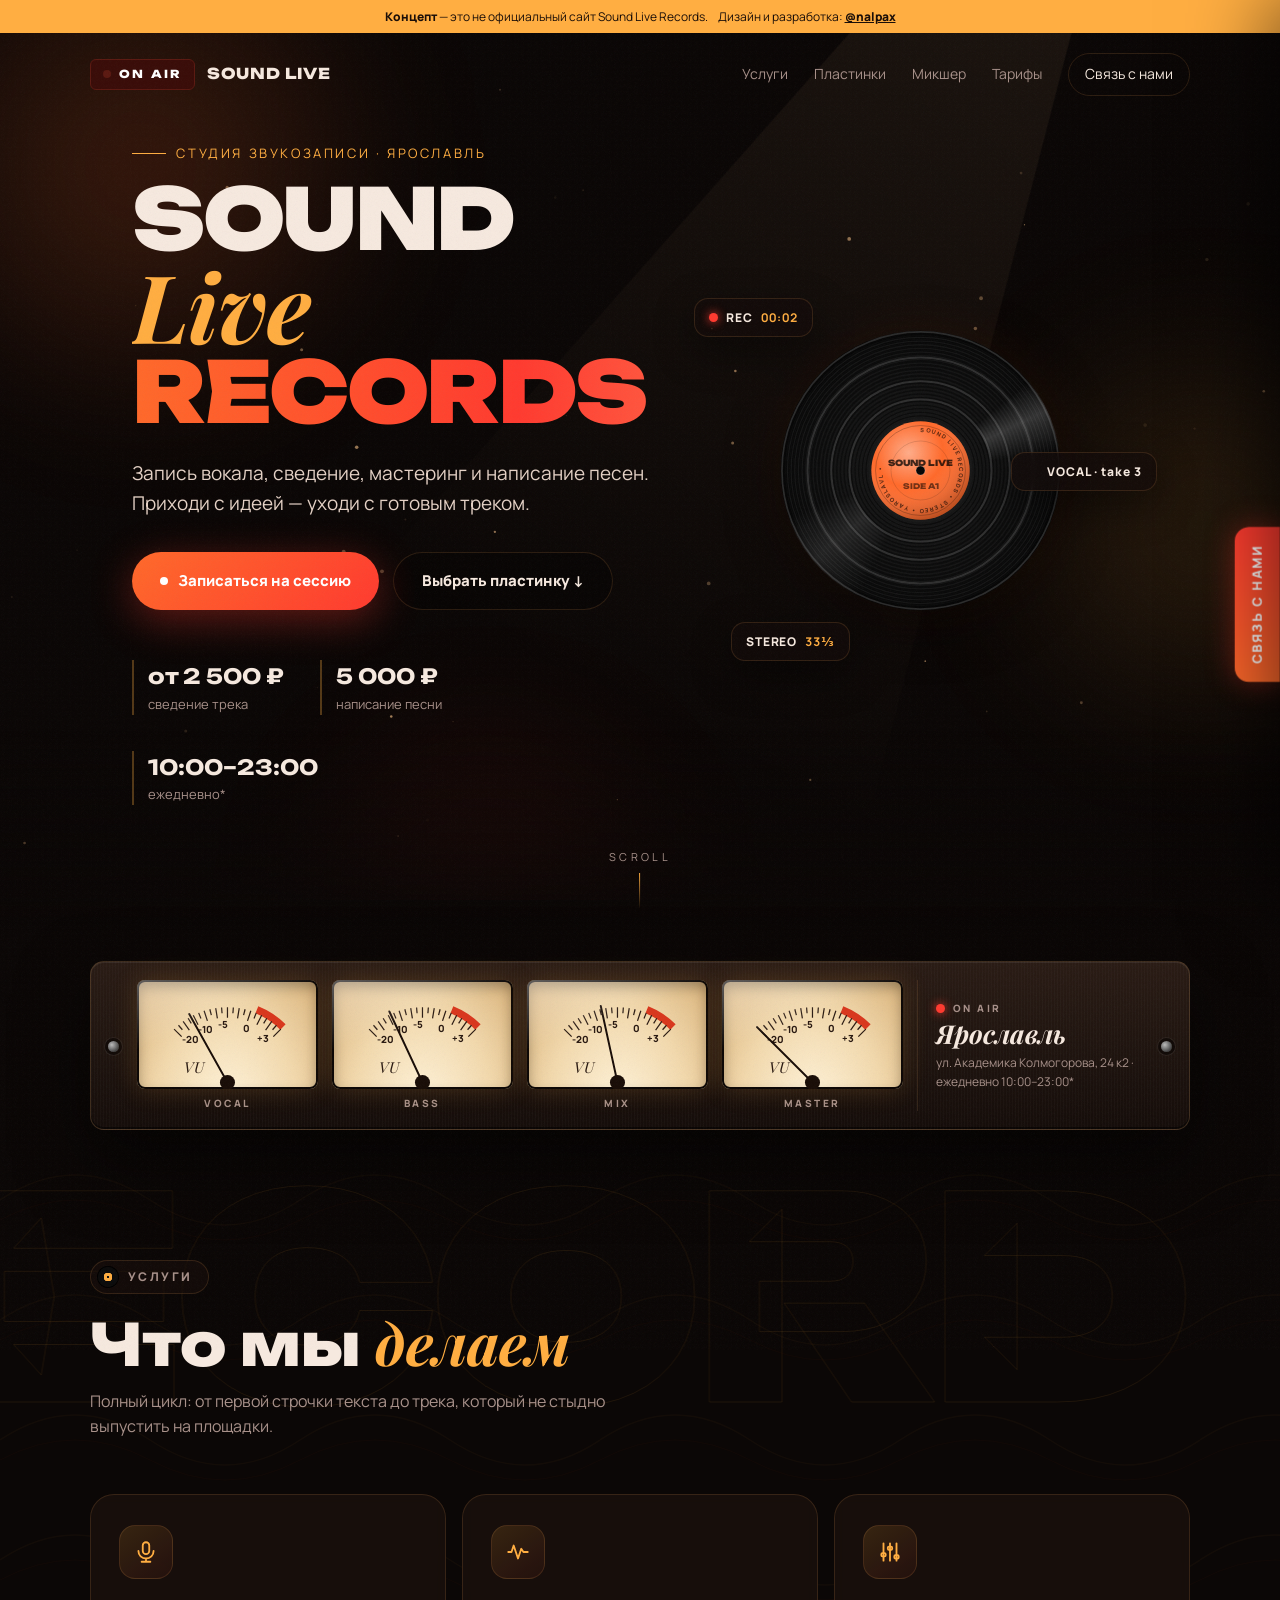
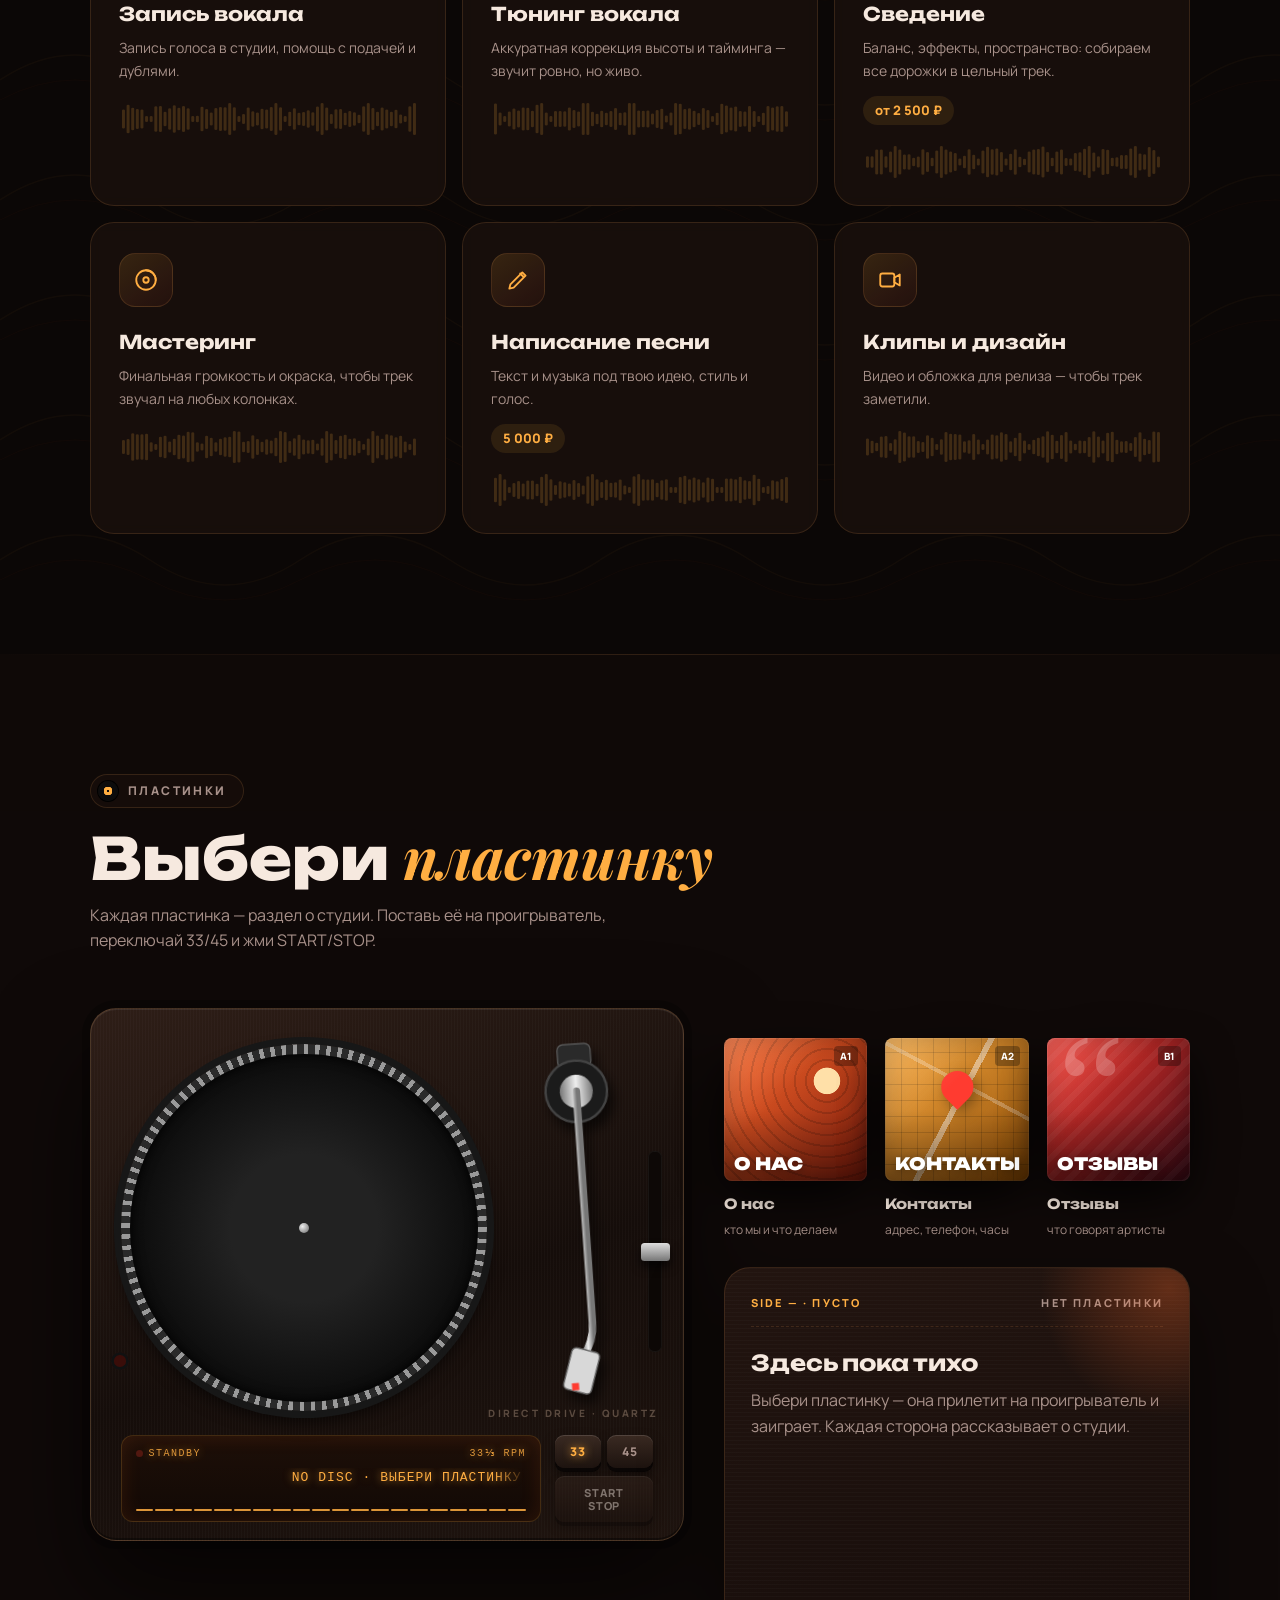
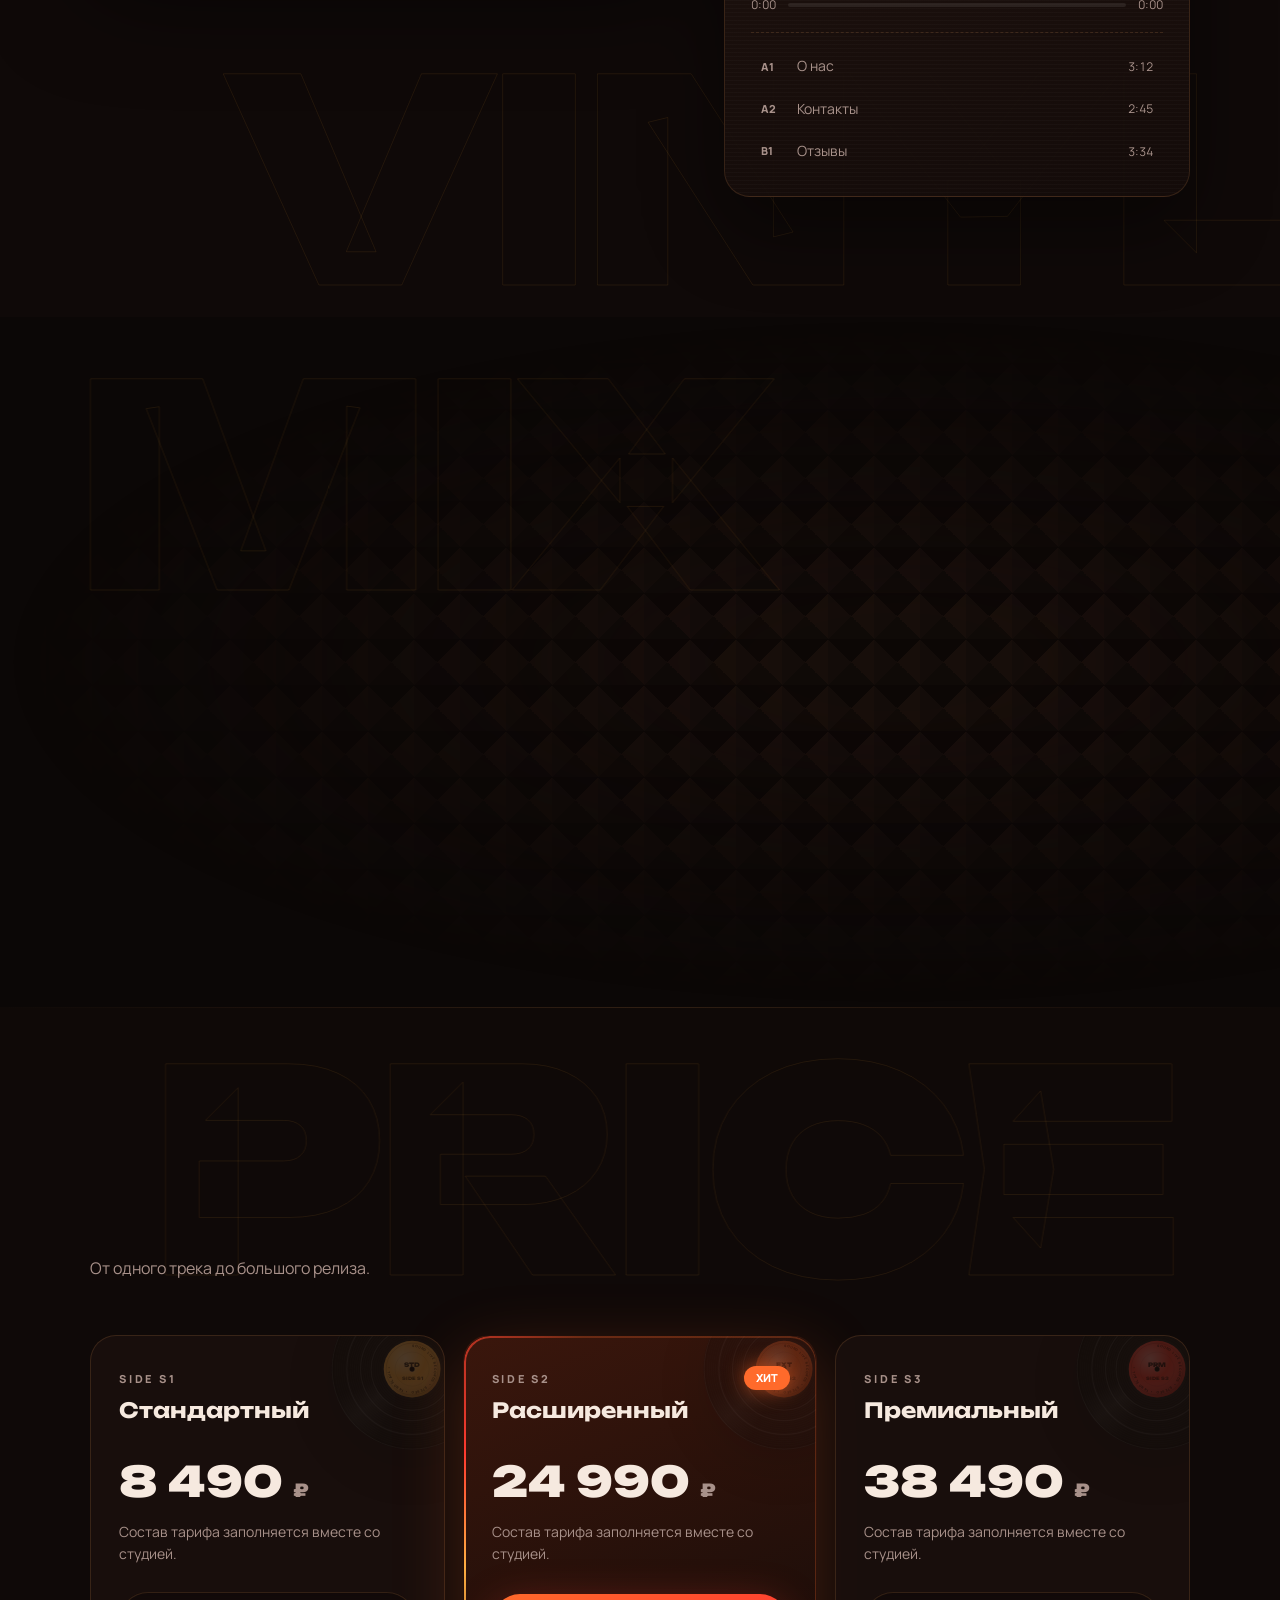
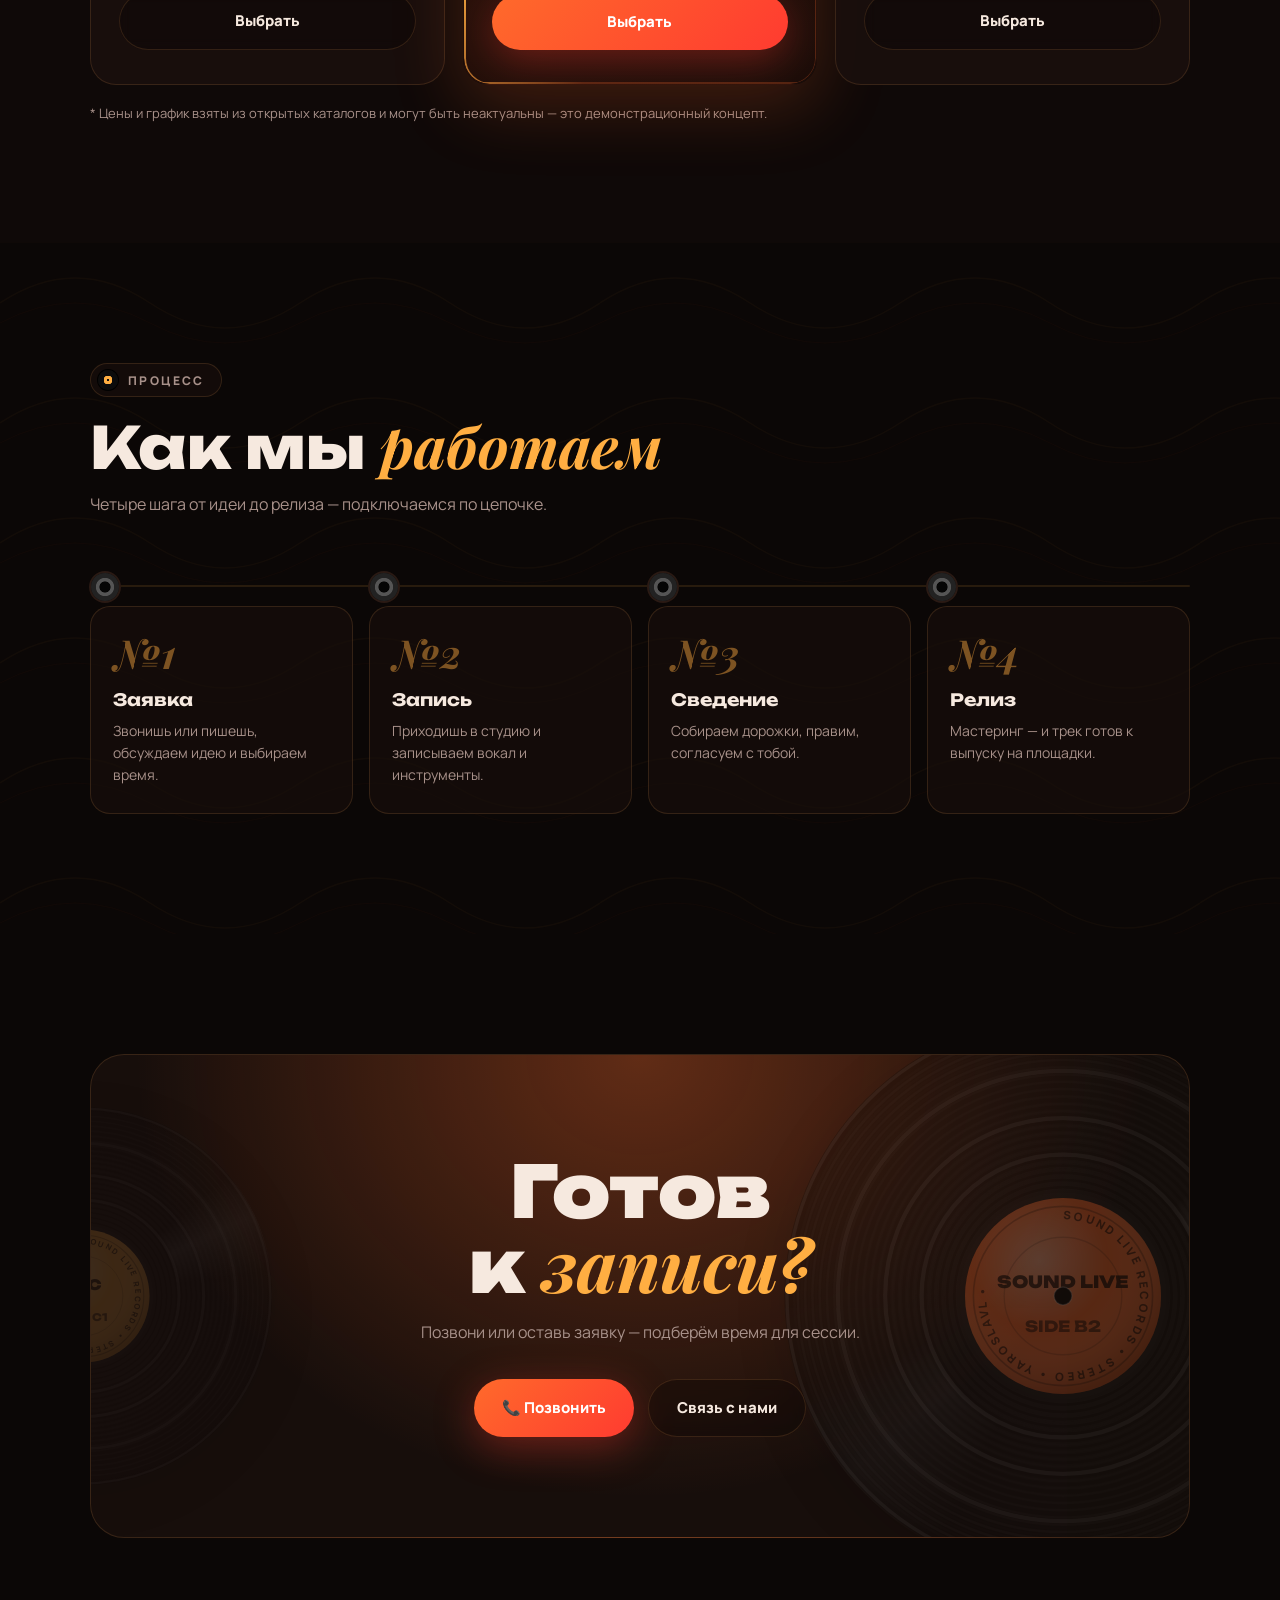
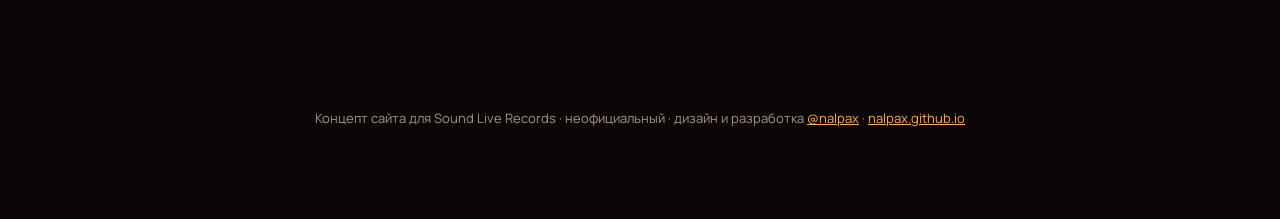
<file: concepts/soundlive/index.html>
<!doctype html>
<html lang="ru">
<head>
<meta charset="utf-8">
<meta name="viewport" content="width=device-width, initial-scale=1, viewport-fit=cover">
<title>Sound Live Records — концепт сайта · nalpax</title>
<meta name="robots" content="noindex, nofollow">
<meta name="description" content="Концепт-дизайн сайта для студии звукозаписи Sound Live Records (Ярославль). Неофициальный сайт, дизайн — nalpax.">
<meta name="theme-color" content="#0b0706">
<link rel="preconnect" href="https://fonts.googleapis.com">
<link href="https://fonts.googleapis.com/css2?family=Unbounded:wght@500;800;900&family=Playfair+Display:ital,wght@1,600;1,700&family=Manrope:wght@400;600;800&display=swap" rel="stylesheet">
<style>
:root {
  --bg: #0b0706;
  --bg-2: #120b09;
  --card: #1a100d;
  --line: rgba(255, 170, 90, .14);
  --text: #f6e9df;
  --muted: #a8918a;
  --amber: #ffae42;
  --red: #ff3b30;
  --hot: #ff6a2b;
  --display: "Unbounded", system-ui, sans-serif;
  --body: "Manrope", system-ui, sans-serif;
  --serif: "Playfair Display", Georgia, serif;
  --safe-b: env(safe-area-inset-bottom, 0px);
  --ease: cubic-bezier(.2, .8, .2, 1);
}
@property --ang { syntax: "<angle>"; inherits: false; initial-value: 0deg; }
* { box-sizing: border-box; margin: 0; padding: 0; }
html { scroll-behavior: smooth; overflow-x: hidden; }
body { background: var(--bg); color: var(--text); font-family: var(--body); line-height: 1.6; overflow-x: hidden; }
a { color: inherit; text-decoration: none; }
button { font: inherit; color: inherit; }
::selection { background: var(--hot); color: #fff; }
.wrap { position: relative; z-index: 2; max-width: 1180px; margin: 0 auto; padding: 0 clamp(16px, 4vw, 40px); }

/* ================= ФОН ================= */
.bg-orbs { position: fixed; inset: 0; z-index: 0; pointer-events: none; overflow: hidden; }
.bg-orbs i { position: absolute; border-radius: 50%; filter: blur(70px); opacity: .5; animation: orb 28s ease-in-out infinite alternate; }
.bg-orbs i:nth-child(1) { width: 46vmax; height: 46vmax; left: -12vmax; top: -10vmax; background: radial-gradient(rgba(255, 106, 43, .45), transparent 65%); }
.bg-orbs i:nth-child(2) { width: 40vmax; height: 40vmax; right: -14vmax; top: 30vh; background: radial-gradient(rgba(255, 174, 66, .3), transparent 65%); animation-duration: 34s; animation-delay: -10s; }
.bg-orbs i:nth-child(3) { width: 36vmax; height: 36vmax; left: 20vw; bottom: -18vmax; background: radial-gradient(rgba(255, 59, 48, .28), transparent 65%); animation-duration: 40s; animation-delay: -18s; }
@keyframes orb { to { transform: translate(8vw, 6vh) scale(1.15); } }
.beam { position: fixed; z-index: 0; pointer-events: none; top: -20vh; left: 55vw; width: 60vw; height: 160vh; transform: rotate(28deg); transform-origin: top center;
  background: linear-gradient(to bottom, rgba(255, 200, 140, .08), transparent 70%); clip-path: polygon(45% 0, 55% 0, 100% 100%, 0 100%); animation: beam 12s ease-in-out infinite alternate; }
@keyframes beam { to { transform: rotate(18deg); opacity: .7; } }
#dust { position: fixed; inset: 0; width: 100%; height: 100%; z-index: 1; pointer-events: none; }
.grain { position: fixed; inset: -50%; z-index: 60; pointer-events: none; opacity: .045;
  background-image: url("data:image/svg+xml,%3Csvg xmlns='http://www.w3.org/2000/svg' width='160' height='160'%3E%3Cfilter id='n'%3E%3CfeTurbulence baseFrequency='.85' numOctaves='2'/%3E%3C/filter%3E%3Crect width='100%25' height='100%25' filter='url(%23n)'/%3E%3C/svg%3E");
  animation: grain 1.2s steps(5) infinite; }
@keyframes grain { 20% { transform: translate(-4%, 3%); } 40% { transform: translate(3%, -4%); } 60% { transform: translate(-2%, 5%); } 80% { transform: translate(4%, -2%); } }
.waves-bg { position: absolute; inset: 0; z-index: 0; pointer-events: none; opacity: .5;
  background: url("data:image/svg+xml,%3Csvg xmlns='http://www.w3.org/2000/svg' width='600' height='120'%3E%3Cpath d='M0 60 Q 75 10 150 60 T 300 60 T 450 60 T 600 60' fill='none' stroke='%23ffae42' stroke-opacity='.07' stroke-width='1.5'/%3E%3Cpath d='M0 80 Q 75 40 150 80 T 300 80 T 450 80 T 600 80' fill='none' stroke='%23ff6a2b' stroke-opacity='.05' stroke-width='1'/%3E%3C/svg%3E") repeat;
  animation: wavesMove 40s linear infinite; }
@keyframes wavesMove { to { background-position: 600px 0; } }
/* огромные контурные слова на фоне секций */
.bigword { position: absolute; z-index: 0; left: 0; white-space: nowrap; pointer-events: none; user-select: none;
  font-family: var(--display); font-weight: 900; font-size: clamp(120px, 22vw, 340px); line-height: .8; letter-spacing: -.04em;
  color: transparent; -webkit-text-stroke: 1px rgba(255, 174, 66, .09); will-change: transform; }
/* акустический поролон */
.foam { position: absolute; inset: 0; z-index: 0; pointer-events: none; opacity: .55;
  background: conic-gradient(from 45deg, #24150f 0 25%, #150d0a 0 50%, #1d120e 0 75%, #0f0806 0) 0 0 / 46px 46px;
  -webkit-mask: radial-gradient(ellipse at 70% 50%, #000 10%, transparent 70%); mask: radial-gradient(ellipse at 70% 50%, #000 10%, transparent 70%); }

/* ================= тёплый свет за мышью (обычный курсор остаётся) ================= */
.lamp-glow { position: fixed; left: 0; top: 0; z-index: 1; width: 560px; height: 560px; margin: -280px 0 0 -280px; border-radius: 50%; pointer-events: none;
  background: radial-gradient(circle, rgba(255, 150, 70, .16), rgba(255, 106, 43, .06) 40%, transparent 70%); opacity: 0; transition: opacity .6s; will-change: transform; }
.lamp-glow.on { opacity: 1; }

/* ================= плашка «концепт» ================= */
.concept { position: sticky; top: 0; z-index: 70; display: flex; justify-content: center; gap: 10px; flex-wrap: wrap;
  padding: 7px 16px; font-size: 12px; text-align: center; color: #1a0e08; background: var(--amber); }
.concept b { font-weight: 800; }
.concept a { text-decoration: underline; font-weight: 800; }

/* ================= шапка ================= */
.top { display: flex; justify-content: space-between; align-items: center; padding: 20px 0; }
.brand { display: flex; align-items: center; gap: 12px; font-family: var(--display); font-weight: 800; font-size: 15px; letter-spacing: .04em; }
.onair { display: inline-flex; align-items: center; gap: 8px; padding: 6px 12px; border-radius: 6px; font-size: 11px; font-weight: 800; letter-spacing: .2em;
  color: #fff; background: #3a0d09; border: 1px solid #5c1a12; transition: background .4s, box-shadow .4s; }
.onair i { width: 8px; height: 8px; border-radius: 50%; background: #5c1a12; }
.onair.live { background: var(--red); border-color: var(--red); box-shadow: 0 0 24px rgba(255, 59, 48, .7), 0 0 60px rgba(255, 59, 48, .35); }
.onair.live i { background: #fff; animation: blink 1s steps(1) infinite; }
@keyframes blink { 50% { opacity: .2; } }
.nav { display: flex; align-items: center; gap: 26px; font-size: 14px; color: var(--muted); }
.nav a { position: relative; }
.nav a::after { content: ""; position: absolute; left: 0; right: 0; bottom: -4px; height: 1px; background: var(--amber); transform: scaleX(0); transform-origin: right; transition: transform .35s var(--ease); }
.nav a:hover { color: var(--text); }
.nav a:hover::after { transform: scaleX(1); transform-origin: left; }
.nav .nav-cta { padding: 9px 16px; border-radius: 999px; color: var(--text); border: 1px solid var(--line); cursor: pointer; background: none; transition: border-color .2s, color .2s; }
.nav .nav-cta:hover { border-color: var(--amber); color: var(--amber); }
.eq { display: inline-flex; align-items: flex-end; gap: 2px; height: 14px; }
.eq i { width: 3px; background: var(--amber); border-radius: 1px; animation: eq 1s ease-in-out infinite alternate; }
.eq i:nth-child(2) { animation-delay: -.3s; } .eq i:nth-child(3) { animation-delay: -.6s; } .eq i:nth-child(4) { animation-delay: -.15s; }
@keyframes eq { from { height: 20%; } to { height: 100%; } }

/* ================= главный экран ================= */
.hero { position: relative; overflow: hidden; min-height: calc(100vh - 110px); display: grid; align-content: center; padding: 20px 0 130px; }
#wave { position: absolute; inset: 0; width: 100%; height: 100%; z-index: 1; }
.hero::after { content: ""; position: absolute; inset: 0; z-index: 1; pointer-events: none; background: linear-gradient(to bottom, transparent 75%, var(--bg)); }
.hero .wrap { z-index: 3; }
.hero-grid { display: grid; grid-template-columns: 1.08fr .92fr; gap: 30px; align-items: center; }
.kicker { display: inline-flex; align-items: center; gap: 10px; font-size: 13px; color: var(--amber); letter-spacing: .2em; text-transform: uppercase; }
.kicker::before { content: ""; width: 34px; height: 1px; background: var(--amber); }
h1 { font-family: var(--display); font-weight: 900; font-size: clamp(44px, 6.6vw, 94px); line-height: .9; letter-spacing: -.03em; margin: 18px 0 24px; }
h1 .line { display: block; overflow: hidden; padding-bottom: .04em; }
h1 .line > span { display: inline-block; animation: rise 1s var(--ease) both; }
h1 .line:nth-child(2) > span { animation-delay: .12s; color: var(--amber); font-family: var(--serif); font-style: italic; font-weight: 700; letter-spacing: -.01em; font-size: 1.12em; line-height: .95; }
h1 .line:nth-child(3) > span { animation: rise 1s .24s var(--ease) both, shine 7s linear infinite;
  background: linear-gradient(90deg, var(--hot), var(--red), #ff8a5c, var(--red), var(--hot)); background-size: 300% 100%;
  -webkit-background-clip: text; background-clip: text; color: transparent; }
@keyframes rise { from { transform: translateY(105%); } }
@keyframes shine { to { background-position: 300% 0; } }
.lead { max-width: 520px; font-size: clamp(16px, 1.8vw, 19px); color: #e5d2c6; animation: fade 1s .4s both; }
@keyframes fade { from { opacity: 0; transform: translateY(14px); } }
.cta { display: flex; gap: 14px; flex-wrap: wrap; margin-top: 34px; animation: fade 1s .55s both; }
.btn { position: relative; overflow: hidden; display: inline-flex; align-items: center; justify-content: center; gap: 10px; padding: 16px 28px; border-radius: 999px; font-weight: 800; font-size: 15px; border: 0; cursor: pointer;
  background: linear-gradient(135deg, var(--hot), var(--red)); color: #fff; box-shadow: 0 10px 40px rgba(255, 59, 48, .35); transition: transform .25s var(--ease), box-shadow .25s; }
.btn::after { content: ""; position: absolute; top: 0; bottom: 0; left: -60%; width: 40%; transform: skewX(-20deg); background: linear-gradient(90deg, transparent, rgba(255, 255, 255, .35), transparent); transition: left .7s var(--ease); }
.btn:hover { transform: translateY(-2px); box-shadow: 0 14px 50px rgba(255, 59, 48, .5); }
.btn:hover::after { left: 130%; }
.btn.ghost { background: rgba(0, 0, 0, .25); border: 1px solid var(--line); box-shadow: none; color: var(--text); backdrop-filter: blur(6px); }
.btn.ghost:hover { border-color: var(--amber); color: var(--amber); }
.btn .dot { width: 8px; height: 8px; border-radius: 50%; background: #fff; animation: blink 1.2s steps(1) infinite; }
.facts { display: flex; gap: 36px; flex-wrap: wrap; margin-top: 50px; font-size: 13px; color: var(--muted); animation: fade 1s .7s both; }
.facts > div { padding-left: 14px; border-left: 2px solid rgba(255, 174, 66, .3); }
.facts b { display: block; font-family: var(--display); font-size: 21px; color: var(--text); }

/* пластинка-герой с круговым визуализатором */
.hero-art { position: relative; width: min(520px, 100%); aspect-ratio: 1; margin-left: auto; transform-style: preserve-3d; transition: transform .6s var(--ease); animation: fade 1.2s .3s both; }
#ring { position: absolute; inset: 0; width: 100%; height: 100%; }
.hero-art::before { content: ""; position: absolute; inset: 18%; border-radius: 50%; background: radial-gradient(rgba(255, 106, 43, .45), transparent 70%); filter: blur(30px); animation: pulse 4s ease-in-out infinite; }
@keyframes pulse { 50% { transform: scale(1.15); opacity: .7; } }
.hero-vinyl { position: absolute !important; inset: 19%; transform: translateZ(30px); }
.hero-vinyl svg { animation-duration: 7s !important; }
.chip { position: absolute; z-index: 2; display: inline-flex; align-items: center; gap: 8px; padding: 9px 14px; border-radius: 14px; font-size: 12px; font-weight: 800; letter-spacing: .08em;
  background: rgba(20, 12, 10, .72); border: 1px solid var(--line); backdrop-filter: blur(10px); box-shadow: 0 14px 40px rgba(0, 0, 0, .45); animation: bob 6s ease-in-out infinite; white-space: nowrap; }
.chip b { color: var(--amber); font-variant-numeric: tabular-nums; }
.chip .rec-dot { width: 9px; height: 9px; border-radius: 50%; background: var(--red); box-shadow: 0 0 10px var(--red); animation: blink 1s steps(1) infinite; }
.chip .mini { display: inline-flex; gap: 2px; align-items: flex-end; height: 14px; }
.chip .mini i { width: 3px; border-radius: 1px; background: var(--hot); animation: eq .8s ease-in-out infinite alternate; }
.chip .mini i:nth-child(2) { animation-delay: -.4s; } .chip .mini i:nth-child(3) { animation-delay: -.2s; }
.chip.c1 { left: 0; top: 12%; transform: translateZ(70px); }
.chip.c2 { right: -2%; top: 46%; transform: translateZ(90px); animation-delay: -2s; }
.chip.c3 { left: 8%; bottom: 8%; transform: translateZ(60px); animation-delay: -4s; }
@keyframes bob { 50% { translate: 0 -10px; } }
.scroll-cue { position: absolute; left: 50%; bottom: 26px; z-index: 3; transform: translateX(-50%); font-size: 11px; letter-spacing: .3em; color: var(--muted); text-transform: uppercase; }
.scroll-cue::after { content: ""; display: block; width: 1px; height: 36px; margin: 8px auto 0; background: linear-gradient(var(--amber), transparent); animation: cue 2s ease-in-out infinite; }
@keyframes cue { 0% { transform: scaleY(0); transform-origin: top; } 50% { transform: scaleY(1); transform-origin: top; } 51% { transform-origin: bottom; } 100% { transform: scaleY(0); transform-origin: bottom; } }

/* ================= ПЛАСТИНКА (SVG) ================= */
.vinyl-wrap { position: relative; display: block; aspect-ratio: 1; border-radius: 50%; }
.vinyl-wrap svg { display: block; width: 100%; height: 100%; border-radius: 50%; filter: drop-shadow(0 14px 26px rgba(0, 0, 0, .55)); }
.vinyl-wrap .sheen { position: absolute; inset: 0; border-radius: 50%; pointer-events: none;
  background: conic-gradient(from 25deg, transparent 0 7%, rgba(255, 255, 255, .17) 11%, transparent 16% 50%, rgba(255, 255, 255, .1) 57%, transparent 63%);
  -webkit-mask: radial-gradient(circle, transparent 0 35%, #000 36%); mask: radial-gradient(circle, transparent 0 35%, #000 36%); }
.vinyl-wrap.rot svg { animation: spin var(--spd, 8s) linear infinite; }
@keyframes spin { to { transform: rotate(360deg); } }

/* бегущие ленты */
/* студийная стойка со стрелочными индикаторами */
.rack { position: relative; z-index: 2; padding: 26px 0 10px; }
.rack-unit { position: relative; display: grid; grid-template-columns: repeat(4, 1fr) 1.25fr; gap: 14px; align-items: stretch; padding: 18px 46px; border-radius: 14px;
  background: repeating-linear-gradient(90deg, rgba(255, 255, 255, .02) 0 1px, transparent 1px 3px), linear-gradient(180deg, #2a1c15, #150d0a);
  border: 1px solid rgba(255, 190, 120, .16); box-shadow: inset 0 1px 0 rgba(255, 255, 255, .07), inset 0 -2px 0 rgba(0, 0, 0, .5), 0 30px 70px rgba(0, 0, 0, .5); }
.rack-unit::before, .rack-unit::after { content: ""; position: absolute; top: 50%; width: 11px; height: 11px; margin-top: -5px; border-radius: 50%;
  background: radial-gradient(circle at 35% 35%, #bbb, #444 70%); box-shadow: 0 0 0 3px #120b08, 0 0 0 4px rgba(255, 255, 255, .06); }
.rack-unit::before { left: 17px; } .rack-unit::after { right: 17px; }
.vu { position: relative; display: flex; flex-direction: column; align-items: center; gap: 6px; }
.vu-face { position: relative; width: 100%; aspect-ratio: 120 / 72; border-radius: 8px; overflow: hidden;
  background: radial-gradient(ellipse at 50% 120%, #fff4dc, #f2d9ad 55%, #d9b27a); box-shadow: inset 0 0 0 2px #0d0806, inset 0 6px 14px rgba(0, 0, 0, .35), 0 0 26px rgba(255, 174, 66, .18); }
.vu-face::after { content: ""; position: absolute; inset: 0; background: linear-gradient(160deg, rgba(255, 255, 255, .35), transparent 40%); pointer-events: none; }
.vu-face svg { position: absolute; inset: 0; width: 100%; height: 100%; }
.vu .ndl { transform-box: view-box; transform-origin: 60px 68px; transform: rotate(-48deg); }
.vu label { font-size: 10px; font-weight: 800; letter-spacing: .25em; color: var(--muted); }
.rack-info { display: flex; flex-direction: column; justify-content: center; gap: 4px; padding-left: 18px; border-left: 1px solid rgba(255, 190, 120, .12); }
.rack-info .lamp { display: inline-flex; align-items: center; gap: 8px; font-size: 10px; font-weight: 800; letter-spacing: .25em; color: var(--muted); }
.rack-info .lamp::before { content: ""; width: 9px; height: 9px; border-radius: 50%; background: var(--red); box-shadow: 0 0 10px var(--red); animation: blink 1.6s steps(1) infinite; }
.rack-info b { font-family: var(--serif); font-style: italic; font-size: 26px; line-height: 1.1; color: var(--text); }
.rack-info small { font-size: 12px; color: var(--muted); }

/* ================= секции ================= */
section.block { position: relative; overflow: hidden; padding: 120px 0; }
.sec-idx { display: inline-flex; align-items: center; gap: 10px; margin-bottom: 18px; padding: 6px 16px 6px 7px; border-radius: 999px; border: 1px solid var(--line);
  background: rgba(26, 16, 13, .6); font-size: 12px; font-weight: 800; letter-spacing: .2em; text-transform: uppercase; color: var(--muted); }
.sec-idx i { width: 20px; height: 20px; border-radius: 50%; background: radial-gradient(circle, #111 0 9%, var(--amber) 10% 30%, #0c0c0c 32%), repeating-radial-gradient(circle, #161616 0 1px, #0c0c0c 1px 2px);
  box-shadow: 0 0 0 1px #000; animation: spin 2.4s linear infinite; }
.sec-title { font-family: var(--display); font-weight: 800; font-size: clamp(30px, 5vw, 58px); line-height: 1.05; margin-bottom: 14px; }
.sec-title em, .final h2 em { font-family: var(--serif); font-style: italic; font-weight: 700; letter-spacing: 0; color: var(--amber); }
.sec-sub { color: var(--muted); max-width: 560px; margin-bottom: 54px; }
.alt { background: rgba(18, 11, 9, .7); }
.alt::before { content: ""; position: absolute; left: 0; right: 0; top: 0; height: 1px; background: linear-gradient(90deg, transparent, var(--line), transparent); }

/* услуги */
.services { display: grid; grid-template-columns: repeat(3, 1fr); gap: 16px; perspective: 1000px; }
.svc { position: relative; padding: 30px 28px 26px; border-radius: 24px; background: rgba(26, 16, 13, .82); border: 1px solid var(--line); overflow: hidden; backdrop-filter: blur(6px);
  transition: transform .5s var(--ease), border-color .35s; --mx: 50%; --my: 0%; }
.svc::before { content: ""; position: absolute; inset: 0; pointer-events: none; opacity: 0; transition: opacity .4s;
  background: radial-gradient(320px circle at var(--mx) var(--my), rgba(255, 140, 60, .16), transparent 60%); }
.svc:hover { border-color: rgba(255, 174, 66, .45); }
.svc:hover::before { opacity: 1; }
.svc .ico { display: inline-grid; place-items: center; width: 54px; height: 54px; border-radius: 16px; color: var(--amber);
  background: linear-gradient(145deg, rgba(255, 174, 66, .14), rgba(255, 59, 48, .06)); border: 1px solid var(--line); }
.svc .ico svg { width: 26px; height: 26px; fill: none; stroke: currentColor; stroke-width: 1.7; stroke-linecap: round; stroke-linejoin: round; }
.svc h3 { font-family: var(--display); font-size: 19px; margin: 20px 0 8px; }
.svc p { color: var(--muted); font-size: 14px; }
.svc .sw { display: block; width: 100%; height: 34px; margin-top: 20px; }
.svc .sw path { fill: none; stroke-width: 2; stroke-linecap: round; }
.svc .sw .lo { stroke: rgba(255, 174, 66, .18); }
.svc .sw .hi { stroke: url(#swg); clip-path: inset(0 100% 0 0); transition: clip-path 1.6s var(--ease); }
.svc:hover .sw .hi, .svc.play .sw .hi { clip-path: inset(0 0 0 0); }
.svc .price { display: inline-block; margin-top: 14px; padding: 4px 12px; border-radius: 999px; font-size: 13px; font-weight: 800; color: var(--amber); background: rgba(255, 174, 66, .1); }

/* ================= ПЛАСТИНКИ И ПРОИГРЫВАТЕЛЬ ================= */
.jukebox { display: grid; grid-template-columns: 1.12fr .88fr; gap: 40px; align-items: start; }
.crate { display: flex; gap: 18px; padding-top: 30px; margin-bottom: 26px; }
.sleeve { position: relative; isolation: isolate; flex: 1 1 0; min-width: 0; max-width: 150px; background: none; border: 0; cursor: pointer; text-align: left; padding: 0; }
.sleeve .sl-disc { position: absolute !important; top: 4%; left: 4%; width: 92%; z-index: -1; transition: transform .6s var(--ease), opacity .3s; }
.sleeve .sl-disc svg { transition: transform 1.2s var(--ease); }
.sleeve:hover .sl-disc, .sleeve:focus-visible .sl-disc { transform: translateY(-36%); }
.sleeve:hover .sl-disc svg { transform: rotate(200deg); }
.sleeve .cover { position: relative; display: block; aspect-ratio: 1; border-radius: 8px; overflow: hidden;
  box-shadow: 0 18px 40px rgba(0, 0, 0, .55), inset 0 0 0 1px rgba(255, 255, 255, .08), inset 0 0 30px rgba(0, 0, 0, .3); transition: transform .45s var(--ease); }
.sleeve .cover::after { content: ""; position: absolute; inset: 0; background: linear-gradient(135deg, rgba(255, 255, 255, .18), transparent 40%), linear-gradient(to top, rgba(0, 0, 0, .35), transparent 50%); }
.sleeve:hover .cover { transform: translateY(5px) rotate(-1deg); }
.sleeve.out .sl-disc { opacity: 0; }
.sleeve.out .cover { filter: saturate(.6) brightness(.7); }
.cover .lbl { position: absolute; z-index: 1; left: 10px; bottom: 9px; right: 10px; font-family: var(--display); font-weight: 900; font-size: clamp(13px, 1.4vw, 17px); line-height: 1; color: #fff; text-shadow: 0 2px 10px rgba(0, 0, 0, .4); }
.cover .num { position: absolute; z-index: 1; right: 9px; top: 8px; padding: 2px 6px; border-radius: 4px; font-size: 10px; font-weight: 800; color: #fff; background: rgba(0, 0, 0, .3); }
.cover .tag { position: absolute; z-index: 1; left: 9px; top: 8px; padding: 2px 7px; border-radius: 4px; font-size: 10px; font-weight: 800; color: #1a0e08; background: var(--amber); opacity: 0; transform: translateY(-6px); transition: .3s; }
.sleeve.out .tag { opacity: 1; transform: none; }
.art-about { background: radial-gradient(circle at 72% 30%, #ffe0a8 0 9%, transparent 9.5%), repeating-radial-gradient(circle at 72% 30%, transparent 0 9px, rgba(0, 0, 0, .14) 9px 11px), linear-gradient(135deg, #ff6a2b, #7a1a0c); }
.art-contacts { background: linear-gradient(118deg, transparent 47%, rgba(255, 255, 255, .45) 47% 50%, transparent 50%), linear-gradient(28deg, transparent 62%, rgba(255, 255, 255, .25) 62% 64%, transparent 64%),
  repeating-linear-gradient(0deg, rgba(0, 0, 0, .14) 0 1px, transparent 1px 16px), repeating-linear-gradient(90deg, rgba(0, 0, 0, .14) 0 1px, transparent 1px 16px), linear-gradient(135deg, #ffae42, #8a4a06); }
.art-contacts::before { content: ""; position: absolute; left: 50%; top: 34%; width: 22%; aspect-ratio: 1; border-radius: 50% 50% 50% 0; background: var(--red); transform: translate(-50%, -50%) rotate(-45deg); box-shadow: 0 6px 14px rgba(0, 0, 0, .35); }
.art-reviews { background: repeating-linear-gradient(-45deg, rgba(255, 255, 255, .05) 0 6px, transparent 6px 14px), linear-gradient(135deg, #ff3b30, #3a0814); }
.art-reviews::before { content: "“"; position: absolute; left: 8%; top: -18%; font-family: Georgia, serif; font-size: 150px; line-height: 1; color: rgba(255, 255, 255, .22); }
.sleeve b { display: block; margin-top: 12px; font-family: var(--display); font-size: 14px; }
.sleeve small { color: var(--muted); font-size: 12px; }

/* проигрыватель */
.deck { position: relative; border-radius: 26px; padding: 0 0 18px; overflow: hidden;
  background: repeating-linear-gradient(90deg, rgba(255, 255, 255, .018) 0 1px, transparent 1px 3px), linear-gradient(160deg, #2e1e17, #150d0a 55%, #1f140f);
  border: 1px solid rgba(255, 190, 120, .18); box-shadow: inset 0 1px 0 rgba(255, 255, 255, .08), inset 0 -2px 0 rgba(0, 0, 0, .4), 0 50px 100px rgba(0, 0, 0, .6), 0 0 0 8px rgba(0, 0, 0, .25); }
.plinth { position: relative; container-type: inline-size; aspect-ratio: 100 / 72; }
.platter { position: absolute; left: 5cqw; top: 6cqw; width: 62cqw; height: 62cqw; border-radius: 50%;
  background: repeating-conic-gradient(#9a9a9a 0 1.4deg, #2a2a2a 1.4deg 3.6deg);
  box-shadow: 0 0 0 1.2cqw #171717, 0 1.6cqw 3cqw rgba(0, 0, 0, .7);
  animation: spin var(--rpm, 1.8s) linear infinite; animation-play-state: paused; }
.deck.spinning .platter { animation-play-state: running; }
.platter::before { content: ""; position: absolute; inset: 1.6cqw; border-radius: 50%; background: radial-gradient(circle, #222 0 30%, #0c0c0c 70%); box-shadow: inset 0 0 2cqw #000; }
.pv { position: absolute !important; inset: 2.6cqw; transition: opacity .35s, transform .35s; }
.pv.gone { opacity: 0; transform: scale(.96); }
.spindle { position: absolute; left: 50%; top: 50%; width: 1.8cqw; height: 1.8cqw; margin: -.9cqw; border-radius: 50%; background: radial-gradient(circle at 35% 35%, #eee, #666); }
.platter-sheen { position: absolute; left: 7.6cqw; top: 8.6cqw; width: 56.8cqw; height: 56.8cqw; border-radius: 50%; pointer-events: none; opacity: 0; transition: opacity .4s;
  background: conic-gradient(from 25deg, transparent 0 7%, rgba(255, 255, 255, .15) 11%, transparent 16% 50%, rgba(255, 255, 255, .09) 57%, transparent 63%);
  -webkit-mask: radial-gradient(circle, transparent 0 35%, #000 36%); mask: radial-gradient(circle, transparent 0 35%, #000 36%); }
.deck.loaded .platter-sheen { opacity: 1; }
.strobe { position: absolute; left: 3.4cqw; top: 58cqw; width: 3cqw; height: 3cqw; border-radius: 50%; background: #3a0d09; box-shadow: inset 0 0 0 .5cqw #111; }
.deck.spinning .strobe { background: var(--red); box-shadow: 0 0 2cqw var(--red), 0 0 6cqw rgba(255, 59, 48, .4); }
.tonearm { position: absolute; left: 74cqw; top: 6cqw; width: 16cqw; height: 64cqw; z-index: 3; overflow: visible;
  transform-origin: 50% 12.5%; transform: rotate(-4deg); transition: transform 1.4s cubic-bezier(.45, .05, .2, 1); filter: drop-shadow(1cqw 1.6cqw 1cqw rgba(0, 0, 0, .6)); }
.deck.spinning .tonearm { transform: rotate(32deg); }
.pitch { position: absolute; right: 3.4cqw; top: 24cqw; width: 2.4cqw; height: 34cqw; border-radius: 1cqw; background: #0d0806; box-shadow: inset 0 0 0 1px rgba(255, 255, 255, .05); }
.pitch::after { content: ""; position: absolute; left: -1.2cqw; right: -1.2cqw; top: 46%; height: 3cqw; border-radius: .6cqw; background: linear-gradient(#ddd, #777); box-shadow: 0 1cqw 1.6cqw rgba(0, 0, 0, .6); transition: top 1s var(--ease); }
.deck.fast .pitch::after { top: 30%; }
.engrave { position: absolute; right: 4cqw; bottom: 2.4cqw; font-size: max(8px, 1.7cqw); font-weight: 800; letter-spacing: .25em; color: rgba(255, 220, 190, .28); text-transform: uppercase; }
.deck-strip { display: flex; gap: 14px; align-items: stretch; padding: 0 5% 0; }
.lcd { flex: 1; min-width: 0; display: flex; flex-direction: column; justify-content: center; gap: 6px; padding: 10px 14px; border-radius: 12px;
  background: linear-gradient(180deg, #1d0f08, #120905); border: 1px solid rgba(255, 174, 66, .2); box-shadow: inset 0 0 20px rgba(255, 106, 43, .12);
  font-family: ui-monospace, Menlo, Consolas, monospace; color: var(--amber); text-shadow: 0 0 8px rgba(255, 174, 66, .7); }
.lcd-top { display: flex; justify-content: space-between; gap: 10px; font-size: 10px; letter-spacing: .15em; opacity: .85; }
.lcd-top .st { display: inline-flex; align-items: center; gap: 6px; }
.lcd-top .st::before { content: ""; width: 7px; height: 7px; border-radius: 50%; background: #5c1a12; }
.deck.spinning .lcd-top .st::before { background: var(--red); box-shadow: 0 0 8px var(--red); }
.lcd-line { overflow: hidden; white-space: nowrap; font-size: 13px; letter-spacing: .08em; -webkit-mask: linear-gradient(90deg, transparent, #000 8%, #000 92%, transparent); mask: linear-gradient(90deg, transparent, #000 8%, #000 92%, transparent); }
.lcd-line span { display: inline-block; padding-left: 40%; animation: marq 12s linear infinite; }
@keyframes marq { to { transform: translateX(-100%); } }
.lcd-bars { display: flex; align-items: flex-end; gap: 2px; height: 16px; }
.lcd-bars i { flex: 1; height: 8%; background: var(--amber); opacity: .85; border-radius: 1px; transition: height .09s; }
.ctrls { display: flex; flex-direction: column; gap: 8px; }
.speed { display: flex; gap: 6px; }
.speed button, .ss { border: 0; cursor: pointer; border-radius: 9px; font-weight: 800; letter-spacing: .08em;
  background: linear-gradient(#3a2a22, #1d130f); box-shadow: inset 0 1px 0 rgba(255, 255, 255, .12), 0 4px 0 #0a0605, 0 6px 12px rgba(0, 0, 0, .5); transition: transform .12s, box-shadow .12s, color .2s; }
.speed button { width: 46px; padding: 7px 0; font-size: 12px; color: var(--muted); }
.speed button.on { color: var(--amber); text-shadow: 0 0 8px var(--amber); }
.speed button:active, .ss:active { transform: translateY(3px); box-shadow: inset 0 1px 0 rgba(255, 255, 255, .12), 0 1px 0 #0a0605; }
.ss { flex: 1; min-height: 40px; padding: 6px 10px; font-size: 11px; line-height: 1.2; color: var(--text); }
.ss.on { color: #fff; background: linear-gradient(var(--hot), #a8200f); box-shadow: inset 0 1px 0 rgba(255, 255, 255, .25), 0 4px 0 #4a0d06, 0 0 24px rgba(255, 59, 48, .45); }
.ss:disabled { opacity: .45; cursor: not-allowed; }
.flying { position: fixed !important; z-index: 80; pointer-events: none; will-change: transform; }

/* панель «сейчас играет» */
.info { position: relative; padding: 26px; border-radius: 26px; background: linear-gradient(170deg, rgba(36, 22, 17, .92), rgba(20, 12, 10, .92)); border: 1px solid var(--line); overflow: hidden; box-shadow: 0 30px 80px rgba(0, 0, 0, .45); }
.info::before { content: ""; position: absolute; inset: 0; background: repeating-linear-gradient(to bottom, rgba(255, 255, 255, .018) 0 1px, transparent 1px 4px); pointer-events: none; }
.info::after { content: ""; position: absolute; width: 260px; height: 260px; right: -110px; top: -110px; border-radius: 50%; background: radial-gradient(var(--glow, rgba(255, 106, 43, .3)), transparent 70%); transition: background .6s; pointer-events: none; }
.info-head { display: flex; justify-content: space-between; align-items: center; gap: 10px; font-size: 11px; font-weight: 800; letter-spacing: .2em; text-transform: uppercase; color: var(--muted); padding-bottom: 14px; border-bottom: 1px dashed var(--line); }
.info-head .now { color: var(--amber); display: inline-flex; align-items: center; gap: 8px; }
.info-body { min-height: 250px; padding: 18px 0 6px; }
.info .idle b { display: block; font-family: var(--display); font-size: 22px; margin-bottom: 8px; }
.info .idle p { color: var(--muted); }
.info h3 { font-family: var(--display); font-size: clamp(22px, 2.6vw, 32px); line-height: 1.1; margin-bottom: 12px; }
.info p { color: #dccbc0; }
.panel { animation: panelIn .7s var(--ease) both; }
@keyframes panelIn { from { opacity: 0; transform: translateY(16px); filter: blur(6px); } }
.chips { display: flex; flex-wrap: wrap; gap: 8px; margin-top: 18px; }
.chips span { padding: 6px 12px; border-radius: 999px; font-size: 12px; background: rgba(255, 174, 66, .08); border: 1px solid var(--line); }
.info .rows { display: grid; gap: 10px; margin-top: 6px; }
.info .rows a, .info .rows div { display: flex; gap: 12px; align-items: center; padding: 12px 14px; border-radius: 14px; background: rgba(0, 0, 0, .25); border: 1px solid var(--line); transition: border-color .2s, transform .2s; }
.info .rows a:hover { border-color: var(--amber); transform: translateX(4px); }
.info .rows small { display: block; color: var(--muted); font-size: 12px; }
.rev { padding: 14px; border-radius: 14px; background: rgba(0, 0, 0, .25); border: 1px dashed var(--line); margin-top: 12px; }
.rev i { display: block; height: 8px; border-radius: 4px; margin: 6px 0; background: linear-gradient(90deg, rgba(255, 174, 66, .08), rgba(255, 174, 66, .22), rgba(255, 174, 66, .08)); background-size: 200% 100%; animation: shimmer 1.6s linear infinite; }
.rev .stars { color: var(--amber); letter-spacing: 2px; font-size: 13px; }
@keyframes shimmer { from { background-position: 200% 0; } to { background-position: -200% 0; } }
.prog { display: flex; align-items: center; gap: 12px; margin-top: 18px; font-size: 12px; color: var(--muted); font-variant-numeric: tabular-nums; }
.prog .bar { flex: 1; height: 4px; border-radius: 2px; background: rgba(255, 255, 255, .08); overflow: hidden; }
.prog .bar i { display: block; height: 100%; width: 0; background: linear-gradient(90deg, var(--amber), var(--red)); box-shadow: 0 0 10px var(--hot); }
.tracklist { list-style: none; margin-top: 18px; padding-top: 14px; border-top: 1px dashed var(--line); display: grid; gap: 4px; }
.tracklist button { width: 100%; display: flex; gap: 14px; align-items: center; padding: 8px 10px; border-radius: 10px; border: 0; background: none; cursor: pointer; text-align: left; font-size: 14px; color: var(--muted); transition: background .2s, color .2s; }
.tracklist button:hover { background: rgba(255, 174, 66, .06); color: var(--text); }
.tracklist button.on { color: var(--amber); background: rgba(255, 174, 66, .08); }
.tracklist em { font-style: normal; font-weight: 800; font-size: 11px; width: 22px; }
.tracklist span:last-child { margin-left: auto; font-variant-numeric: tabular-nums; font-size: 12px; }

/* микшер */
.mixer-wrap { display: grid; grid-template-columns: 1fr 1fr; gap: 50px; align-items: center; }
.mixer { position: relative; display: flex; justify-content: space-between; gap: 10px; padding: 28px 22px 22px; border-radius: 26px;
  background: repeating-linear-gradient(90deg, rgba(255, 255, 255, .015) 0 1px, transparent 1px 3px), linear-gradient(180deg, #24170f, #120b09);
  border: 1px solid rgba(255, 190, 120, .16); box-shadow: inset 0 1px 0 rgba(255, 255, 255, .06), 0 40px 90px rgba(0, 0, 0, .55); }
.mixer::before { content: "SOUND LIVE · 5CH"; position: absolute; left: 22px; top: 9px; font-size: 9px; font-weight: 800; letter-spacing: .3em; color: rgba(255, 220, 190, .25); }
.ch { flex: 1; display: flex; flex-direction: column; align-items: center; gap: 12px; }
.kn { width: 34px; height: 34px; border-radius: 50%; position: relative; background: radial-gradient(circle at 35% 30%, #6a6a6a, #1c1c1c 70%); box-shadow: 0 4px 10px rgba(0, 0, 0, .6), 0 0 0 3px #120b09, 0 0 0 4px rgba(255, 174, 66, .15); transition: transform .3s var(--ease); }
.kn::after { content: ""; position: absolute; left: 50%; top: 3px; width: 2px; height: 10px; margin-left: -1px; border-radius: 1px; background: var(--amber); box-shadow: 0 0 6px var(--amber); }
.meter { width: 10px; height: 160px; border-radius: 6px; background: #0b0605; position: relative; overflow: hidden; box-shadow: inset 0 0 0 1px rgba(255, 255, 255, .04); }
.meter::after { content: ""; position: absolute; inset: 0; background: repeating-linear-gradient(to top, transparent 0 4px, #0b0605 4px 6px); }
.meter i { position: absolute; left: 0; right: 0; bottom: 0; height: 30%; background: linear-gradient(to top, #2ecc71 0 60%, var(--amber) 60% 85%, var(--red) 85%); background-size: 100% 160px; background-position: bottom; transition: height .08s; }
.ch input[type="range"] { writing-mode: vertical-lr; direction: rtl; width: 34px; height: 150px; appearance: none; -webkit-appearance: none; background: none; cursor: grab; touch-action: none; }
.ch input[type="range"]::-webkit-slider-runnable-track { width: 4px; background: #2a1a14; border-radius: 2px; }
.ch input[type="range"]::-webkit-slider-thumb { -webkit-appearance: none; width: 32px; height: 16px; border-radius: 4px; background: linear-gradient(#ddd, #888); box-shadow: 0 4px 10px rgba(0, 0, 0, .6); margin-left: -14px; }
.ch input[type="range"]::-moz-range-track { width: 4px; background: #2a1a14; }
.ch input[type="range"]::-moz-range-thumb { width: 32px; height: 16px; border-radius: 4px; background: linear-gradient(#ddd, #888); border: 0; }
.ch label { font-size: 11px; color: var(--muted); letter-spacing: .1em; text-transform: uppercase; }

/* тарифы */
.plans { display: grid; grid-template-columns: repeat(3, 1fr); gap: 18px; align-items: stretch; }
.plan { position: relative; overflow: hidden; padding: 34px 28px; border-radius: 26px; background: rgba(26, 16, 13, .85); border: 1px solid var(--line); display: flex; flex-direction: column; transition: transform .45s var(--ease), border-color .3s; }
.plan:hover { transform: translateY(-8px); border-color: rgba(255, 174, 66, .4); }
.plan > * { position: relative; z-index: 1; }
.plan .pdisc { position: absolute !important; z-index: 0; width: 46%; right: -14%; top: -14%; opacity: .22; transition: opacity .4s, transform .8s var(--ease); --spd: 14s; }
.plan:hover .pdisc { opacity: .45; transform: translate(-8%, 8%); }
.plan.top-plan { background: linear-gradient(160deg, #3a160c, #1a0d09); border-color: transparent; box-shadow: 0 20px 70px rgba(255, 106, 43, .22); }
.plan.top-plan::after { content: ""; position: absolute; inset: 0; z-index: 2; border-radius: inherit; padding: 1.5px; pointer-events: none;
  background: conic-gradient(from var(--ang), rgba(255, 106, 43, .25) 0 55%, var(--amber) 70%, var(--red) 80%, rgba(255, 106, 43, .25) 95%);
  -webkit-mask: linear-gradient(#000 0 0) content-box, linear-gradient(#000 0 0); -webkit-mask-composite: xor; mask-composite: exclude; animation: ang 5s linear infinite; }
@keyframes ang { to { --ang: 360deg; } }
.plan .badge { position: absolute; z-index: 3; top: 30px; right: 26px; padding: 3px 12px; border-radius: 999px; font-size: 11px; font-weight: 800; text-transform: uppercase; background: var(--hot); color: #fff; box-shadow: 0 0 20px rgba(255, 106, 43, .6); }
.plan .kind { font-size: 11px; font-weight: 800; letter-spacing: .25em; text-transform: uppercase; color: var(--muted); }
.plan h3 { font-family: var(--display); font-size: 21px; margin-top: 6px; }
.plan .sum { font-family: var(--display); font-weight: 900; font-size: 42px; margin: 20px 0 6px; }
.plan .sum small { font-size: 18px; color: var(--muted); }
.plan p { color: var(--muted); font-size: 14px; flex: 1; }
.plan .btn { margin-top: 26px; }
.note { margin-top: 18px; font-size: 13px; color: var(--muted); }

/* этапы с кабелем */
.steps { position: relative; display: grid; grid-template-columns: repeat(4, 1fr); gap: 16px; counter-reset: s; --p: 0; padding-top: 34px; }
.cable { position: absolute; left: 13px; right: 0; top: 13px; height: 2px; background: rgba(255, 174, 66, .12); border-radius: 2px; }
.cable i { position: absolute; left: 0; top: 0; height: 100%; width: calc(var(--p) * 100%); background: linear-gradient(90deg, var(--amber), var(--red)); box-shadow: 0 0 14px var(--hot); border-radius: 2px; }
.step { position: relative; padding: 26px 22px; border-radius: 20px; background: rgba(26, 16, 13, .6); border: 1px solid var(--line); counter-increment: s; transition: border-color .4s, background .4s; }
.step .jack { position: absolute; left: 0; top: -34px; width: 28px; height: 28px; border-radius: 50%; background: radial-gradient(circle, #050505 0 26%, #555 30% 44%, #222 48%); box-shadow: 0 0 0 2px #2a1a14; transition: box-shadow .4s; }
.step.on .jack { box-shadow: 0 0 0 2px var(--amber), 0 0 18px var(--hot); }
.step.on { border-color: rgba(255, 174, 66, .35); background: rgba(40, 22, 15, .7); }
.step::before { content: "№" counter(s); font-family: var(--serif); font-style: italic; font-weight: 700; font-size: 40px; line-height: 1; color: rgba(255, 174, 66, .45); transition: color .4s; }
.step.on::before { color: var(--amber); }
.step h3 { font-family: var(--display); font-size: 17px; margin: 10px 0 6px; }
.step p { font-size: 14px; color: var(--muted); }

/* финальный призыв */
.final { position: relative; overflow: hidden; text-align: center; padding: clamp(50px, 8vw, 100px) 24px; border-radius: 34px; background: radial-gradient(ellipse at 50% 0%, rgba(255, 106, 43, .32), transparent 65%), rgba(26, 16, 13, .88); border: 1px solid var(--line); }
.final > *:not(.fdisc) { position: relative; z-index: 1; }
.final .fdisc { position: absolute !important; z-index: 0; width: min(560px, 80vw); right: -14%; top: 50%; translate: 0 -50%; opacity: .28; --spd: 18s; }
.final .fdisc.l { right: auto; left: -18%; width: min(380px, 60vw); opacity: .16; --spd: 24s; }
.final h2 { font-family: var(--display); font-weight: 900; font-size: clamp(32px, 6.4vw, 72px); line-height: 1; margin-bottom: 18px; }
.final p { color: var(--muted); margin-bottom: 30px; }
.final .cta { justify-content: center; animation: none; }

footer { position: relative; z-index: 2; padding: 50px 0 calc(90px + var(--safe-b)); text-align: center; color: var(--muted); font-size: 13px; }
footer a { color: var(--amber); text-decoration: underline; }

/* ================= «Связь с нами» ================= */
.contact-tab { position: fixed; right: 0; top: 50%; z-index: 65; transform: translateY(-50%); writing-mode: vertical-rl; rotate: 180deg;
  padding: 18px 12px; border-radius: 0 14px 14px 0; border: 0; cursor: pointer; font-weight: 800; font-size: 13px; letter-spacing: .12em; text-transform: uppercase;
  background: linear-gradient(180deg, var(--hot), var(--red)); color: #fff; box-shadow: 0 0 30px rgba(255, 59, 48, .4); transition: padding .2s; }
.contact-tab:hover { padding-right: 18px; }
.scrim { position: fixed; inset: 0; z-index: 90; background: rgba(0, 0, 0, .55); backdrop-filter: blur(4px); opacity: 0; pointer-events: none; transition: opacity .35s; }
.drawer { position: fixed; top: 0; right: 0; bottom: 0; z-index: 91; width: min(440px, 100vw); overflow-y: auto; padding: 28px 26px calc(28px + var(--safe-b));
  background: #140c0a; border-left: 1px solid var(--line); box-shadow: -30px 0 80px rgba(0, 0, 0, .6); transform: translateX(105%); transition: transform .45s var(--ease); }
body.drawer-open .scrim { opacity: 1; pointer-events: auto; }
body.drawer-open .drawer { transform: none; }
.drawer-head { display: flex; justify-content: space-between; align-items: center; margin-bottom: 20px; }
.drawer-head h2 { font-family: var(--display); font-size: 24px; }
.x { width: 40px; height: 40px; border-radius: 50%; border: 1px solid var(--line); background: none; cursor: pointer; font-size: 18px; }
.drawer .call { width: 100%; margin-bottom: 18px; }
.drawer .rows { display: grid; gap: 10px; margin-bottom: 24px; }
.drawer .rows a, .drawer .rows div { display: flex; gap: 12px; align-items: center; padding: 14px; border-radius: 16px; background: rgba(0, 0, 0, .25); border: 1px solid var(--line); }
.drawer .rows small { display: block; color: var(--muted); font-size: 12px; }
.form h3 { font-family: var(--display); font-size: 17px; margin-bottom: 12px; }
.form label { display: block; font-size: 12px; color: var(--muted); margin: 12px 0 6px; }
.form input, .form select, .form textarea { width: 100%; padding: 13px 14px; border-radius: 14px; border: 1px solid var(--line); background: #0d0806; color: var(--text); font: inherit; font-size: 15px; outline: none; transition: border-color .2s; }
.form input:focus, .form select:focus, .form textarea:focus { border-color: var(--amber); }
.form textarea { min-height: 80px; resize: vertical; }
.form .btn { width: 100%; margin-top: 18px; }
.form .hint { font-size: 12px; color: var(--muted); margin-top: 10px; }


/* ================= заставка ================= */
.loader { position: fixed; inset: 0; z-index: 200; pointer-events: none; }
.ld-half { position: absolute; left: 0; right: 0; height: 50.5%; background: #0d0806; transition: transform 1s cubic-bezier(.7, 0, .2, 1); pointer-events: auto; }
.ld-half.t { top: 0; border-bottom: 1px solid rgba(255, 174, 66, .25); }
.ld-half.b { bottom: 0; }
.ld-in { position: absolute; inset: 0; display: grid; place-items: center; align-content: center; gap: 16px; text-align: center; transition: opacity .4s, transform .6s var(--ease); }
.ld-disc { width: min(170px, 40vw); animation: roll 1s var(--ease) both; }
.ld-disc svg { animation: spin 1.2s linear infinite; }
@keyframes roll { from { transform: translateX(-60vw) rotate(-540deg); } }
.ld-name { font-family: var(--display); font-weight: 800; font-size: 22px; animation: fade .8s .3s both; }
.ld-name em { font-family: var(--serif); font-style: italic; color: var(--amber); font-size: 1.15em; }
.ld-sub { font-size: 11px; letter-spacing: .3em; text-transform: uppercase; color: var(--muted); animation: fade .8s .45s both; }
.loader.done .ld-half.t { transform: translateY(-100%); }
.loader.done .ld-half.b { transform: translateY(100%); }
.loader.done .ld-in { opacity: 0; transform: scale(.92); }
body.loading .hero * { animation-play-state: paused !important; }

/* ================= прогресс прокрутки ================= */
.to-top { position: fixed; left: 24px; bottom: 24px; z-index: 64; width: 56px; height: 56px; padding: 0; border: 0; border-radius: 50%; cursor: pointer; background: rgba(20, 12, 10, .85);
  box-shadow: 0 10px 30px rgba(0, 0, 0, .5); backdrop-filter: blur(8px); opacity: 0; transform: translateY(20px) scale(.8); transition: opacity .4s, transform .4s var(--ease); }
.to-top.show { opacity: 1; transform: none; }
.to-top svg.pr { position: absolute; inset: 0; width: 100%; height: 100%; transform: rotate(-90deg); }
.to-top .trk, .to-top .val { fill: none; stroke-width: 2.5; }
.to-top .trk { stroke: rgba(255, 174, 66, .12); }
.to-top .val { stroke: var(--amber); stroke-linecap: round; stroke-dasharray: 100; stroke-dashoffset: 100; filter: drop-shadow(0 0 4px var(--hot)); }
.to-top .tt-disc { position: absolute !important; inset: 9px; }
.to-top::after { content: "↑"; position: absolute; inset: 0; display: grid; place-items: center; font-weight: 800; color: #1a0e08; font-size: 13px; opacity: 0; transition: opacity .2s; }
.to-top:hover::after { opacity: 1; }
@media (max-width: 960px) { .to-top { display: none; } }

/* элементы сеток не растягивают колонку шире экрана */
.hero-grid > *, .jukebox > *, .mixer-wrap > *, .services > *, .plans > *, .steps > * { min-width: 0; }

.mbar { display: none; }
.reveal { opacity: 0; transform: translateY(30px); transition: opacity .9s, transform .9s var(--ease); }
.reveal.in { opacity: 1; transform: none; }
.svc.in { transition: transform .5s var(--ease), border-color .35s, opacity .9s; }

/* ================= планшет и телефон ================= */
@media (max-width: 960px) {
  .rack-unit { grid-template-columns: repeat(4, 1fr); padding: 16px 34px; }
  .rack-info { grid-column: 1 / -1; padding: 12px 0 0; border-left: 0; border-top: 1px solid rgba(255, 190, 120, .12); }
  .nav a { display: none; }
  .hero { padding-bottom: 100px; }
  .hero-grid, .jukebox, .mixer-wrap { grid-template-columns: 1fr; }
  .hero-art { width: min(400px, 88vw); margin: 10px auto 0; }
  .services { grid-template-columns: 1fr 1fr; }
  .plans { grid-template-columns: 1fr; }
  .steps { grid-template-columns: 1fr; padding: 0 0 0 46px; }
  .cable { left: 13px; right: auto; top: 0; bottom: 0; width: 2px; height: auto; }
  .cable i { width: 100%; height: calc(var(--p) * 100%); }
  .step .jack { left: -46px; top: 22px; }
  .contact-tab { display: none; }
  .mbar { display: flex; position: fixed; left: 12px; right: 12px; bottom: calc(12px + var(--safe-b)); z-index: 65; gap: 10px; padding: 8px; border-radius: 999px;
    background: rgba(20, 12, 10, .92); border: 1px solid var(--line); box-shadow: 0 10px 40px rgba(0, 0, 0, .6); backdrop-filter: blur(10px); }
  .mbar .btn { flex: 1; padding: 13px 10px; font-size: 14px; }
  .crate { justify-content: space-between; gap: 12px; padding-top: 34px; }
  .sleeve .sl-disc { transform: translateY(-24%); }
  .records-col { display: contents; }
  .crate { order: 1; } .deck { order: 2; } .info { order: 3; }
}
@media (max-width: 560px) {
  .rack-unit { grid-template-columns: 1fr 1fr; gap: 12px; padding: 14px 30px; }
  .rack-unit::before { left: 10px; } .rack-unit::after { right: 10px; }
  .onair, .nav .nav-cta, .brand { white-space: nowrap; }
  .brand { font-size: 13px; gap: 8px; }
  .brand .eq { display: none; }
  .nav .nav-cta { padding: 8px 12px; font-size: 13px; }
  section.block { padding: 90px 0; }
  .services { grid-template-columns: 1fr; }
  .facts { gap: 18px; }
  .facts b { font-size: 18px; }
  .meter { height: 120px; }
  .ch input[type="range"] { height: 110px; }
  .kn { width: 28px; height: 28px; }
  .mixer { padding: 26px 12px 18px; }
  .info { padding: 20px; }
  .info-body { min-height: 0; }
  .hero { min-height: calc(100svh - 120px); }
  .beam { display: none; }
  .bg-orbs i { filter: blur(50px); }
  .chip { font-size: 10px; padding: 7px 10px; }
  .chip.c2 { right: 0; }
  .deck-strip { padding: 0 14px; gap: 10px; }
  .lcd { padding: 8px 10px; }
  .lcd-line { font-size: 12px; }
  .speed button { width: 40px; }
  .sleeve b { font-size: 12px; }
  .sleeve small { display: none; }
}
@media (prefers-reduced-motion: reduce) {
  *, *::before, *::after { animation: none !important; transition: none !important; }
  .reveal { opacity: 1; transform: none; }
}
</style>
</head>
<body class="loading">
<div class="loader" id="loader" aria-hidden="true"><i class="ld-half t"></i><i class="ld-half b"></i><div class="ld-in"><span class="ld-disc" data-vinyl="#ff6a2b|SOUND LIVE|A1"></span><p class="ld-name">Sound <em>Live</em> Records</p><p class="ld-sub">студия звукозаписи · Ярославль</p></div></div>
<button type="button" class="to-top" id="to-top" aria-label="Наверх"><svg class="pr" viewBox="0 0 44 44"><circle class="trk" cx="22" cy="22" r="20"/><circle class="val" id="to-top-val" cx="22" cy="22" r="20" pathLength="100"/></svg><span class="tt-disc" data-vinyl="#ffae42|UP|↑"></span></button>

<svg width="0" height="0" style="position:absolute" aria-hidden="true"><defs><linearGradient id="swg" x1="0" x2="1"><stop offset="0" stop-color="#ffae42"/><stop offset="1" stop-color="#ff3b30"/></linearGradient></defs></svg>
<div class="bg-orbs" aria-hidden="true"><i></i><i></i><i></i></div>
<div class="beam" aria-hidden="true"></div>
<canvas id="dust" aria-hidden="true"></canvas>
<div class="grain" aria-hidden="true"></div>
<div class="lamp-glow" aria-hidden="true"></div>

<div class="concept" role="note">
  <span><b>Концепт</b> — это не официальный сайт Sound Live Records.</span>
  <span>Дизайн и разработка: <a href="https://t.me/nalpax" target="_blank" rel="noopener">@nalpax</a></span>
</div>

<div class="wrap">
  <header class="top">
    <a href="#" class="brand"><span class="onair" id="onair"><i></i>ON AIR</span> SOUND LIVE <span class="eq" aria-hidden="true"><i></i><i></i><i></i><i></i></span></a>
    <nav class="nav">
      <a href="#services">Услуги</a>
      <a href="#records">Пластинки</a>
      <a href="#mixer">Микшер</a>
      <a href="#plans">Тарифы</a>
      <button type="button" class="nav-cta" data-open-contact>Связь с нами</button>
    </nav>
  </header>
</div>

<section class="hero" id="hero">
  <canvas id="wave" aria-hidden="true"></canvas>
  <div class="wrap hero-grid">
    <div>
      <p class="kicker">Студия звукозаписи · Ярославль</p>
      <h1><span class="line"><span>SOUND</span></span><span class="line"><span>Live</span></span><span class="line"><span>RECORDS</span></span></h1>
      <p class="lead">Запись вокала, сведение, мастеринг и написание песен. Приходи с идеей — уходи с готовым треком.</p>
      <div class="cta">
        <a class="btn" href="tel:+79610214876"><span class="dot"></span>Записаться на сессию</a>
        <a class="btn ghost" href="#records">Выбрать пластинку ↓</a>
      </div>
      <div class="facts">
        <div><b>от 2 500 ₽</b>сведение трека</div>
        <div><b>5 000 ₽</b>написание песни</div>
        <div><b>10:00–23:00</b>ежедневно*</div>
      </div>
    </div>
    <div class="hero-art" id="tilt" aria-hidden="true">
      <canvas id="ring"></canvas>
      <span class="hero-vinyl rot" data-vinyl="#ff6a2b|SOUND LIVE|A1"></span>
      <div class="chip c1"><i class="rec-dot"></i>REC <b id="rec-time">00:00</b></div>
      <div class="chip c2"><span class="mini"><i></i><i></i><i></i></span>VOCAL · take 3</div>
      <div class="chip c3">STEREO <b>33⅓</b></div>
    </div>
  </div>
  <div class="scroll-cue">scroll</div>
</section>

<div class="rack" aria-hidden="true">
  <div class="wrap">
    <div class="rack-unit reveal">
      <div class="vu"><div class="vu-face"></div><label>VOCAL</label></div>
      <div class="vu"><div class="vu-face"></div><label>BASS</label></div>
      <div class="vu"><div class="vu-face"></div><label>MIX</label></div>
      <div class="vu"><div class="vu-face"></div><label>MASTER</label></div>
      <div class="rack-info"><span class="lamp">ON AIR</span><b>Ярославль</b><small>ул. Академика Колмогорова, 24 к2 · ежедневно 10:00–23:00*</small></div>
    </div>
  </div>
</div>

<section class="block" id="services">
  <div class="waves-bg" aria-hidden="true"></div>
  <div class="bigword" data-drift=".25" style="top:4%">RECORD</div>
  <div class="wrap">
    <p class="sec-idx reveal"><i></i>Услуги</p>
    <h2 class="sec-title reveal">Что мы <em>делаем</em></h2>
    <p class="sec-sub reveal">Полный цикл: от первой строчки текста до трека, который не стыдно выпустить на площадки.</p>
    <div class="services">
      <article class="svc reveal"><span class="ico"><svg viewBox="0 0 24 24"><rect x="9" y="3" width="6" height="11" rx="3"/><path d="M5 11a7 7 0 0 0 14 0M12 18v3M8 21h8"/></svg></span><h3>Запись вокала</h3><p>Запись голоса в студии, помощь с подачей и дублями.</p></article>
      <article class="svc reveal"><span class="ico"><svg viewBox="0 0 24 24"><path d="M3 12h3l2-6 4 12 3-9 2 3h4"/></svg></span><h3>Тюнинг вокала</h3><p>Аккуратная коррекция высоты и тайминга — звучит ровно, но живо.</p></article>
      <article class="svc reveal"><span class="ico"><svg viewBox="0 0 24 24"><path d="M6 4v16M12 4v16M18 4v16"/><rect x="4" y="13" width="4" height="3" rx="1"/><rect x="10" y="7" width="4" height="3" rx="1"/><rect x="16" y="15" width="4" height="3" rx="1"/></svg></span><h3>Сведение</h3><p>Баланс, эффекты, пространство: собираем все дорожки в цельный трек.</p><span class="price">от 2 500 ₽</span></article>
      <article class="svc reveal"><span class="ico"><svg viewBox="0 0 24 24"><circle cx="12" cy="12" r="9"/><circle cx="12" cy="12" r="2.5"/><path d="M12 3a9 9 0 0 1 9 9"/></svg></span><h3>Мастеринг</h3><p>Финальная громкость и окраска, чтобы трек звучал на любых колонках.</p></article>
      <article class="svc reveal"><span class="ico"><svg viewBox="0 0 24 24"><path d="M4 20l4-1 11-11-3-3L5 16z"/><path d="M14 6l3 3"/></svg></span><h3>Написание песни</h3><p>Текст и музыка под твою идею, стиль и голос.</p><span class="price">5 000 ₽</span></article>
      <article class="svc reveal"><span class="ico"><svg viewBox="0 0 24 24"><rect x="3" y="6" width="13" height="12" rx="2"/><path d="M16 10l5-3v10l-5-3z"/></svg></span><h3>Клипы и дизайн</h3><p>Видео и обложка для релиза — чтобы трек заметили.</p></article>
    </div>
  </div>
</section>

<section class="block alt" id="records">
  <div class="bigword" data-drift="-.25" style="bottom:2%">VINYL</div>
  <div class="wrap">
    <p class="sec-idx reveal"><i></i>Пластинки</p>
    <h2 class="sec-title reveal">Выбери <em>пластинку</em></h2>
    <p class="sec-sub reveal">Каждая пластинка — раздел о студии. Поставь её на проигрыватель, переключай 33/45 и жми START/STOP.</p>
    <div class="jukebox">
      <div class="deck reveal" id="deck">
        <div class="plinth">
          <div class="platter"><span class="pv gone" id="pv"></span><span class="spindle"></span></div>
          <div class="platter-sheen"></div>
          <span class="strobe"></span>
          <svg class="tonearm" viewBox="0 0 40 160" aria-hidden="true">
            <defs><linearGradient id="armg" x1="0" x2="1"><stop offset="0" stop-color="#777"/><stop offset=".5" stop-color="#eee"/><stop offset="1" stop-color="#777"/></linearGradient></defs>
            <rect x="13" y="0" width="14" height="10" rx="2.5" fill="#2a2a2a" stroke="#555" stroke-width=".6"/>
            <circle cx="20" cy="20" r="13" fill="#1b1b1b" stroke="#444" stroke-width="1"/>
            <circle cx="20" cy="20" r="7" fill="url(#armg)"/>
            <path d="M20 20 L20 118 Q20 126 15 132" fill="none" stroke="url(#armg)" stroke-width="3.2" stroke-linecap="round"/>
            <rect x="8" y="129" width="12" height="18" rx="2" transform="rotate(18 14 138)" fill="#d8d8d8" stroke="#666" stroke-width=".6"/>
            <rect x="9.5" y="143" width="3" height="3" fill="#ff3b30"/>
          </svg>
          <span class="pitch" aria-hidden="true"></span>
          <span class="engrave">Direct drive · quartz</span>
        </div>
        <div class="deck-strip">
          <div class="lcd">
            <div class="lcd-top"><span class="st" id="deck-status">STANDBY</span><span id="lcd-rpm">33⅓ RPM</span></div>
            <div class="lcd-line"><span id="lcd-text">NO DISC · ВЫБЕРИ ПЛАСТИНКУ</span></div>
            <div class="lcd-bars" id="lcd-bars"></div>
          </div>
          <div class="ctrls">
            <div class="speed"><button type="button" class="on" data-rpm="33" aria-label="33 оборота">33</button><button type="button" data-rpm="45" aria-label="45 оборотов">45</button></div>
            <button type="button" class="ss" id="startstop" disabled>START<br>STOP</button>
          </div>
        </div>
      </div>
      <div class="records-col">
        <div class="crate reveal" id="crate">
          <button type="button" class="sleeve" data-rec="about"><span class="sl-disc" data-vinyl="#ff6a2b|О НАС|A1"></span><span class="cover art-about"><span class="tag">● играет</span><span class="num">A1</span><span class="lbl">О НАС</span></span><b>О нас</b><small>кто мы и что делаем</small></button>
          <button type="button" class="sleeve" data-rec="contacts"><span class="sl-disc" data-vinyl="#ffae42|КОНТАКТЫ|A2"></span><span class="cover art-contacts"><span class="tag">● играет</span><span class="num">A2</span><span class="lbl">КОНТАКТЫ</span></span><b>Контакты</b><small>адрес, телефон, часы</small></button>
          <button type="button" class="sleeve" data-rec="reviews"><span class="sl-disc" data-vinyl="#ff3b30|ОТЗЫВЫ|B1"></span><span class="cover art-reviews"><span class="tag">● играет</span><span class="num">B1</span><span class="lbl">ОТЗЫВЫ</span></span><b>Отзывы</b><small>что говорят артисты</small></button>
        </div>
        <div class="info reveal" id="info" aria-live="polite">
          <div class="info-head"><span class="now" id="i-side">Side — · пусто</span><span id="i-status">нет пластинки</span></div>
          <div class="info-body" id="i-body"><div class="idle"><b>Здесь пока тихо</b><p>Выбери пластинку — она прилетит на проигрыватель и заиграет. Каждая сторона рассказывает о студии.</p></div></div>
          <div class="prog"><span id="t-cur">0:00</span><div class="bar"><i id="t-bar"></i></div><span id="t-len">0:00</span></div>
          <ul class="tracklist" id="tracklist"></ul>
        </div>
      </div>
    </div>
  </div>
</section>

<section class="block" id="mixer">
  <div class="foam" aria-hidden="true"></div>
  <div class="bigword" data-drift=".2" style="top:8%">MIX</div>
  <div class="wrap mixer-wrap">
    <div class="reveal">
      <p class="sec-idx"><i></i>Микшер</p>
      <h2 class="sec-title">Попробуй <em>свести</em> сам</h2>
      <p class="sec-sub">Подвигай фейдеры — волна и визуализатор на главном экране отзовутся. А настоящее сведение оставь нам 😉</p>
      <a class="btn" href="tel:+79610214876">Записаться</a>
    </div>
    <div class="mixer reveal">
      <div class="ch"><span class="kn"></span><div class="meter"><i></i></div><input type="range" min="0" max="100" value="70" aria-label="Вокал"><label>Vocal</label></div>
      <div class="ch"><span class="kn"></span><div class="meter"><i></i></div><input type="range" min="0" max="100" value="55" aria-label="Бас"><label>Bass</label></div>
      <div class="ch"><span class="kn"></span><div class="meter"><i></i></div><input type="range" min="0" max="100" value="60" aria-label="Барабаны"><label>Drums</label></div>
      <div class="ch"><span class="kn"></span><div class="meter"><i></i></div><input type="range" min="0" max="100" value="40" aria-label="Синтезатор"><label>Synth</label></div>
      <div class="ch"><span class="kn"></span><div class="meter"><i></i></div><input type="range" min="0" max="100" value="80" aria-label="Мастер"><label>Master</label></div>
    </div>
  </div>
</section>

<section class="block alt" id="plans">
  <div class="bigword" data-drift="-.2" style="top:6%">PRICE</div>
  <div class="wrap">
    <p class="sec-idx reveal"><i></i>Тарифы</p>
    <h2 class="sec-title reveal">Выбери <em>формат</em></h2>
    <p class="sec-sub reveal">От одного трека до большого релиза.</p>
    <div class="plans">
      <div class="plan reveal"><span class="pdisc rot" data-vinyl="#ffae42|STD|S1"></span><span class="kind">Side S1</span><h3>Стандартный</h3><div class="sum">8 490 <small>₽</small></div><p>Состав тарифа заполняется вместе со студией.</p><button type="button" class="btn ghost" data-open-contact data-plan="Стандартный">Выбрать</button></div>
      <div class="plan top-plan reveal"><span class="badge">хит</span><span class="pdisc rot" data-vinyl="#ff6a2b|EXT|S2"></span><span class="kind">Side S2</span><h3>Расширенный</h3><div class="sum">24 990 <small>₽</small></div><p>Состав тарифа заполняется вместе со студией.</p><button type="button" class="btn" data-open-contact data-plan="Расширенный">Выбрать</button></div>
      <div class="plan reveal"><span class="pdisc rot" data-vinyl="#ff3b30|PRM|S3"></span><span class="kind">Side S3</span><h3>Премиальный</h3><div class="sum">38 490 <small>₽</small></div><p>Состав тарифа заполняется вместе со студией.</p><button type="button" class="btn ghost" data-open-contact data-plan="Премиальный">Выбрать</button></div>
    </div>
    <p class="note reveal">* Цены и график взяты из открытых каталогов и могут быть неактуальны — это демонстрационный концепт.</p>
  </div>
</section>

<section class="block" id="how">
  <div class="waves-bg" aria-hidden="true" style="animation-direction: reverse"></div>
  <div class="wrap">
    <p class="sec-idx reveal"><i></i>Процесс</p>
    <h2 class="sec-title reveal">Как мы <em>работаем</em></h2>
    <p class="sec-sub reveal">Четыре шага от идеи до релиза — подключаемся по цепочке.</p>
    <div class="steps" id="steps">
      <span class="cable" aria-hidden="true"><i></i></span>
      <div class="step"><span class="jack"></span><h3>Заявка</h3><p>Звонишь или пишешь, обсуждаем идею и выбираем время.</p></div>
      <div class="step"><span class="jack"></span><h3>Запись</h3><p>Приходишь в студию и записываем вокал и инструменты.</p></div>
      <div class="step"><span class="jack"></span><h3>Сведение</h3><p>Собираем дорожки, правим, согласуем с тобой.</p></div>
      <div class="step"><span class="jack"></span><h3>Релиз</h3><p>Мастеринг — и трек готов к выпуску на площадки.</p></div>
    </div>
  </div>
</section>

<section class="block">
  <div class="wrap">
    <div class="final reveal">
      <span class="fdisc rot" data-vinyl="#ff6a2b|SOUND LIVE|B2" aria-hidden="true"></span>
      <span class="fdisc l rot" data-vinyl="#ffae42|REC|C1" aria-hidden="true"></span>
      <h2>Готов<br>к <em>записи?</em></h2>
      <p>Позвони или оставь заявку — подберём время для сессии.</p>
      <div class="cta">
        <a class="btn" href="tel:+79610214876">📞 Позвонить</a>
        <button type="button" class="btn ghost" data-open-contact>Связь с нами</button>
      </div>
    </div>
  </div>
</section>

<footer>
  Концепт сайта для Sound Live Records · неофициальный · дизайн и разработка <a href="https://t.me/nalpax" target="_blank" rel="noopener">@nalpax</a> · <a href="https://nalpax.github.io" target="_blank" rel="noopener">nalpax.github.io</a>
</footer>

<!-- «Связь с нами» -->
<button type="button" class="contact-tab" data-open-contact>Связь с нами</button>
<div class="mbar"><a class="btn" href="tel:+79610214876">📞 Позвонить</a><button type="button" class="btn ghost" data-open-contact>Связь с нами</button></div>
<div class="scrim" id="scrim"></div>
<aside class="drawer" id="drawer" role="dialog" aria-modal="true" aria-labelledby="drawer-title" aria-hidden="true">
  <div class="drawer-head"><h2 id="drawer-title">Связь с нами</h2><button type="button" class="x" id="drawer-close" aria-label="Закрыть">✕</button></div>
  <a class="btn call" href="tel:+79610214876">📞 +7 961 021-48-76</a>
  <div class="rows">
    <a href="https://yandex.ru/maps/?text=%D0%AF%D1%80%D0%BE%D1%81%D0%BB%D0%B0%D0%B2%D0%BB%D1%8C%2C%20%D1%83%D0%BB%D0%B8%D1%86%D0%B0%20%D0%90%D0%BA%D0%B0%D0%B4%D0%B5%D0%BC%D0%B8%D0%BA%D0%B0%20%D0%9A%D0%BE%D0%BB%D0%BC%D0%BE%D0%B3%D0%BE%D1%80%D0%BE%D0%B2%D0%B0%2C%2024%D0%BA2" target="_blank" rel="noopener"><span>📍</span><span>ул. Академика Колмогорова, 24 к2<small>Ярославль · открыть на карте</small></span></a>
    <div><span>🕙</span><span>Ежедневно 10:00–23:00<small>по данным каталогов, уточняйте по телефону</small></span></div>
  </div>
  <form class="form" id="lead-form">
    <h3>Оставить заявку</h3>
    <label for="f-name">Как тебя зовут</label>
    <input id="f-name" required autocomplete="name" placeholder="Имя или псевдоним">
    <label for="f-service">Что нужно</label>
    <select id="f-service">
      <option>Запись вокала</option><option>Сведение</option><option>Мастеринг</option><option>Написание песни</option><option>Клип / обложка</option><option>Тариф «Стандартный»</option><option>Тариф «Расширенный»</option><option>Тариф «Премиальный»</option>
    </select>
    <label for="f-when">Когда удобно</label>
    <input id="f-when" placeholder="например, в субботу вечером">
    <label for="f-msg">Комментарий</label>
    <textarea id="f-msg" placeholder="Жанр, референсы, что хочешь получить"></textarea>
    <button type="submit" class="btn" id="f-send">Отправить заявку</button>
    <p class="hint" id="f-hint">Заявка уйдёт студии по SMS: откроется приложение сообщений с готовым текстом на номер +7 961 021-48-76.</p>
  </form>
</aside>

<script>
const reduce = matchMedia("(prefers-reduced-motion: reduce)").matches;
const fine = matchMedia("(pointer: fine)").matches;
const lite = !fine || innerWidth < 760;
const $ = (s) => document.querySelector(s), $$ = (s) => [...document.querySelectorAll(s)];
const clamp = (v, a = 0, b = 1) => Math.max(a, Math.min(b, v));
// общий «пульс» музыки для всех визуализаторов
const level = (t, k) => clamp(.5 + .5 * Math.sin(t / 380 + k * 1.7) * Math.sin(t / 970 + k * .6) + .25 * Math.sin(t / 130 + k * 3.1));

/* ---------- генератор виниловой пластинки ---------- */
let vid = 0;
function vinylSVG(color, title, side) {
  const id = "v" + (++vid);
  let grooves = "";
  for (let i = 0, r = 96; r > 37; i++, r -= 1.3) {
    const gap = [80, 64, 50].some((b) => Math.abs(r - b) < .65);
    grooves += `<circle r="${r.toFixed(1)}" stroke="${gap ? "#303030" : i % 2 ? "#161616" : "#0c0c0c"}" stroke-width="${gap ? 1.5 : .9}"/>`;
  }
  return `<svg viewBox="-100 -100 200 200" aria-hidden="true">
    <defs>
      <radialGradient id="${id}b"><stop offset=".3" stop-color="#1b1b1b"/><stop offset="1" stop-color="#060606"/></radialGradient>
      <radialGradient id="${id}l" cx=".38" cy=".32" r=".7"><stop offset="0" stop-color="#fff" stop-opacity=".45"/><stop offset=".5" stop-color="#fff" stop-opacity="0"/><stop offset="1" stop-color="#000" stop-opacity=".25"/></radialGradient>
      <path id="${id}t" d="M0,-27.5 a27.5,27.5 0 1,1 -.01,0"/>
    </defs>
    <circle r="99.5" fill="url(#${id}b)"/>
    <circle r="98.6" fill="none" stroke="#2c2c2c" stroke-width="1.2"/>
    <g fill="none">${grooves}</g>
    <circle r="35" fill="${color}"/>
    <circle r="35" fill="url(#${id}l)"/>
    <circle r="32" fill="none" stroke="rgba(0,0,0,.28)" stroke-width=".6"/>
    <circle r="21" fill="none" stroke="rgba(0,0,0,.18)" stroke-width=".5"/>
    <text font-family="Manrope,sans-serif" font-size="4.1" font-weight="800" letter-spacing=".9" fill="rgba(0,0,0,.62)"><textPath href="#${id}t">SOUND LIVE RECORDS • STEREO • YAROSLAVL •</textPath></text>
    <text y="-3" text-anchor="middle" font-family="Unbounded,sans-serif" font-weight="900" font-size="${title.length > 8 ? 6 : 7.5}" fill="rgba(0,0,0,.75)">${title}</text>
    <text y="13" text-anchor="middle" font-family="Unbounded,sans-serif" font-weight="800" font-size="5.5" fill="rgba(0,0,0,.55)">SIDE ${side}</text>
    <circle r="3.2" fill="#060606"/><circle r="3.2" fill="none" stroke="rgba(255,255,255,.3)" stroke-width=".5"/>
  </svg>`;
}
$$("[data-vinyl]").forEach((el) => {
  const [c, t, s] = el.dataset.vinyl.split("|");
  el.classList.add("vinyl-wrap");
  el.innerHTML = vinylSVG(c, t, s) + '<i class="sheen"></i>';
});

/* ---------- пылинки в луче света ---------- */
(() => {
  const c = $("#dust"), x = c.getContext("2d");
  let w, h, motes = [];
  function size() {
    w = c.width = innerWidth; h = c.height = innerHeight;
    motes = Array.from({ length: lite ? 26 : 60 }, () => ({ x: Math.random() * w, y: Math.random() * h, r: Math.random() * 1.6 + .4, vx: (Math.random() - .5) * .15, vy: -Math.random() * .25 - .05, a: Math.random() * .5 + .15, p: Math.random() * 6 }));
  }
  size(); addEventListener("resize", size);
  let last = 0;
  (function draw(t) {
    if (!reduce) requestAnimationFrame(draw);
    if (lite && t - last < 40) return;
    last = t;
    x.clearRect(0, 0, w, h);
    for (const m of motes) {
      m.x += m.vx; m.y += m.vy;
      if (m.y < -5) { m.y = h + 5; m.x = Math.random() * w; }
      const tw = .6 + Math.sin(t / 900 + m.p) * .4;
      x.fillStyle = `rgba(255,200,140,${m.a * tw})`;
      x.beginPath(); x.arc(m.x, m.y, m.r, 0, Math.PI * 2); x.fill();
    }
  })(0);
})();

/* ---------- главный экран: волна с заливкой, искры, спектр и кольцо ---------- */
const faders = $$(".ch input"), meters = $$(".meter i"), knobs = $$(".kn");
const mix = () => faders.map((f) => f.value / 100);
let pmx = .5, pmy = .5;
addEventListener("pointermove", (e) => { pmx = e.clientX / innerWidth; pmy = e.clientY / innerHeight; });
addEventListener("touchmove", (e) => { const t = e.touches[0]; pmx = t.clientX / innerWidth; pmy = t.clientY / innerHeight; }, { passive: true });
(() => {
  const canvas = $("#wave"), ctx = canvas.getContext("2d");
  const ring = $("#ring"), rc = ring.getContext("2d");
  let W, H, S, baseY, ampH, mx = .5, my = .5, energy = .4, running = true, lastX = .5;
  const dprMax = lite ? 1.5 : 2;
  function size() {
    const dpr = Math.min(devicePixelRatio || 1, dprMax);
    W = canvas.clientWidth; H = canvas.clientHeight;
    // на телефоне экран высокий (текст + пластинка), поэтому волну держим в первом видимом экране, за кнопками
    const top = canvas.getBoundingClientRect().top + scrollY, vis = clamp(innerHeight - top, 320, H);
    ampH = lite ? Math.min(vis, 700) * .7 : H;
    baseY = lite ? vis * .66 : H * .66;
    canvas.width = W * dpr; canvas.height = H * dpr;
    ctx.setTransform(dpr, 0, 0, dpr, 0, 0);
    S = ring.clientWidth;
    ring.width = ring.height = S * dpr;
    rc.setTransform(dpr, 0, 0, dpr, 0, 0);
  }
  size(); addEventListener("resize", size);
  const LINES = lite ? 3 : 5;
  const COLORS = ["255,174,66", "255,106,43", "255,59,48", "255,200,140", "255,140,60"];
  const sparks = Array.from({ length: lite ? 12 : 26 }, () => ({ x: Math.random(), v: .0004 + Math.random() * .001, s: Math.random() * 1.6 + .8, p: Math.random() * 6 }));
  const grad = () => { const g = ctx.createLinearGradient(0, baseY - ampH * .3, 0, H); g.addColorStop(0, "rgba(255,106,43,.22)"); g.addColorStop(.6, "rgba(255,59,48,.05)"); g.addColorStop(1, "rgba(255,59,48,0)"); return g; };
  let fill = grad(); addEventListener("resize", () => (fill = grad()));
  function waveY(l, x, t, m) {
    const amp = ampH * .1 * (.4 + m[l % 4] * 1.2) * (.5 + energy);
    const k = x / W, focus = Math.exp(-((k - mx) ** 2) / .04);
    return baseY + (my - .5) * ampH * .08 + Math.sin(k * (8 + l * 3) + t / (700 - l * 90)) * amp * (.35 + focus) + Math.sin(k * 23 + t / 300 + l) * amp * .15;
  }
  new IntersectionObserver(([e]) => { const was = running; running = e.isIntersecting; if (running && !was) requestAnimationFrame(draw); }).observe(canvas);
  function draw(t) {
    if (!running) return;
    const m = mix();
    if (lite) { mx += ((pmx !== .5 ? pmx : .5 + Math.sin(t / 3000) * .3) - mx) * .02; my = .5 + Math.sin(t / 4100) * .2; }
    else { mx += (pmx - mx) * .06; my += (pmy - my) * .06; }
    if (Math.abs(pmx - lastX) > .002) energy = Math.min(1, energy + .02);
    lastX = pmx;
    energy += (.25 + m[4] * .35 - energy) * .02;
    ctx.clearRect(0, 0, W, H);
    const step = lite ? 8 : 4;
    // спектр внизу
    const bars = lite ? 36 : 72, bw = W / bars;
    for (let i = 0; i < bars; i++) {
      const v = level(t, i * .35) * (.4 + energy) * (.5 + m[i % 4] * .6);
      const h = 6 + v * (lite ? 50 : 80);
      ctx.fillStyle = `rgba(255,${120 + v * 80 | 0},60,${.08 + v * .14})`;
      ctx.fillRect(i * bw + 1, H - h, bw - 3, h);
    }
    // линии волны, главная — с заливкой
    for (let l = LINES - 1; l >= 0; l--) {
      ctx.beginPath();
      for (let x = 0; x <= W + step; x += step) { const y = waveY(l, x, t, m); x ? ctx.lineTo(x, y) : ctx.moveTo(x, y); }
      if (l === 0) {
        ctx.save(); ctx.lineTo(W + step, H); ctx.lineTo(0, H); ctx.closePath(); ctx.fillStyle = fill; ctx.fill(); ctx.restore();
        ctx.beginPath();
        for (let x = 0; x <= W + step; x += step) { const y = waveY(0, x, t, m); x ? ctx.lineTo(x, y) : ctx.moveTo(x, y); }
      }
      ctx.strokeStyle = `rgba(${COLORS[l]},${.6 - l * .09})`;
      ctx.lineWidth = l === 0 ? 2.6 : 1.2;
      if (!lite) { ctx.shadowColor = `rgb(${COLORS[l]})`; ctx.shadowBlur = l === 0 ? 20 : 0; }
      ctx.stroke();
    }
    ctx.shadowBlur = 0;
    // искры бегут по главной волне
    for (const s of sparks) {
      s.x += s.v * (1 + energy); if (s.x > 1.02) s.x = -.02;
      const px = s.x * W, py = waveY(0, px, t, m), a = .5 + .5 * Math.sin(t / 300 + s.p);
      ctx.fillStyle = `rgba(255,170,80,${.12 * a})`; ctx.beginPath(); ctx.arc(px, py, s.s * 5, 0, 7); ctx.fill();
      ctx.fillStyle = `rgba(255,236,200,${.9 * a})`; ctx.beginPath(); ctx.arc(px, py, s.s, 0, 7); ctx.fill();
    }
    // круговой визуализатор вокруг пластинки
    if (S) {
      rc.clearRect(0, 0, S, S);
      const N = lite ? 72 : 120, c = S / 2, r0 = S * .335;
      rc.lineCap = "round"; rc.lineWidth = Math.max(1.5, (Math.PI * 2 * r0 / N) * .45);
      for (let i = 0; i < N; i++) {
        const a = i / N * Math.PI * 2 - Math.PI / 2, k = Math.min(i, N - i);
        const v = level(t, k * .18) * (.45 + energy) * (.6 + m[k % 4] * .5);
        const len = 3 + v * S * .12, cs = Math.cos(a), sn = Math.sin(a);
        rc.strokeStyle = `rgba(255,${190 - v * 130 | 0},${70 - v * 30 | 0},${.35 + v * .6})`;
        rc.beginPath(); rc.moveTo(c + cs * r0, c + sn * r0); rc.lineTo(c + cs * (r0 + len), c + sn * (r0 + len)); rc.stroke();
      }
      rc.strokeStyle = "rgba(255,174,66,.18)"; rc.lineWidth = 1;
      rc.beginPath(); rc.arc(c, c, r0 - 6, 0, 7); rc.stroke();
      rc.setLineDash([2, 8]); rc.beginPath(); rc.arc(c, c, S * .48, t / 4000, t / 4000 + 7); rc.stroke(); rc.setLineDash([]);
    }
    if (!reduce) requestAnimationFrame(draw);
  }
  requestAnimationFrame(draw);
})();

// таймер REC
(() => { const el = $("#rec-time"), t0 = Date.now(); setInterval(() => { const s = (Date.now() - t0) / 1000 | 0; el.textContent = String(s / 60 | 0).padStart(2, "0") + ":" + String(s % 60).padStart(2, "0"); }, 1000); })();

// наклон пластинки за мышью
if (!lite && !reduce) {
  const tilt = $("#tilt"), hero = $("#hero");
  hero.addEventListener("pointermove", (e) => {
    const r = tilt.getBoundingClientRect(), dx = (e.clientX - r.left - r.width / 2) / r.width, dy = (e.clientY - r.top - r.height / 2) / r.height;
    tilt.style.transform = `perspective(900px) rotateY(${clamp(dx, -1, 1) * 12}deg) rotateX(${clamp(-dy, -1, 1) * 10}deg)`;
  });
  hero.addEventListener("pointerleave", () => (tilt.style.transform = ""));
}

/* ---------- тёплый свет за мышью ---------- */
if (fine && !reduce) {
  const glow = $(".lamp-glow");
  let x = innerWidth / 2, y = innerHeight / 2, gx = x, gy = y;
  addEventListener("pointermove", (e) => { x = e.clientX; y = e.clientY; glow.classList.add("on"); });
  document.addEventListener("pointerleave", () => glow.classList.remove("on"));
  (function loop() {
    requestAnimationFrame(loop);
    gx += (x - gx) * .08; gy += (y - gy) * .08;
    glow.style.transform = `translate(${gx}px,${gy}px)`;
  })();
}

/* ---------- услуги: подсветка, наклон, волна-«дорожка» ---------- */
$$(".svc").forEach((card, n) => {
  let d = "";
  for (let i = 0; i < 64; i++) { const v = 2 + level(i * 90 + n * 999, i * .4) * 13; const x = 3 + i * 3.1; d += `M${x.toFixed(1)} ${17 - v}V${17 + v}`; }
  card.insertAdjacentHTML("beforeend", `<svg class="sw" viewBox="0 0 200 34" preserveAspectRatio="none" aria-hidden="true"><path class="lo" d="${d}"/><path class="hi" d="${d}"/></svg>`);
  if (lite) return;
  card.addEventListener("pointermove", (e) => {
    const r = card.getBoundingClientRect(), px = (e.clientX - r.left) / r.width, py = (e.clientY - r.top) / r.height;
    card.style.setProperty("--mx", px * 100 + "%"); card.style.setProperty("--my", py * 100 + "%");
    card.style.transform = `rotateY(${(px - .5) * 8}deg) rotateX(${(.5 - py) * 8}deg) translateY(-4px)`;
  });
  card.addEventListener("pointerleave", () => (card.style.transform = ""));
});
// на телефоне дорожки «проигрываются» при появлении
if (lite) $$(".svc").forEach((c) => new IntersectionObserver(([e]) => c.classList.toggle("play", e.isIntersecting), { threshold: .6 }).observe(c));

// микшер: индикаторы и ручки
let mixerVisible = false;
new IntersectionObserver(([e]) => (mixerVisible = e.isIntersecting)).observe($(".mixer"));
setInterval(() => {
  if (!mixerVisible) return;
  const m = mix();
  meters.forEach((el, i) => (el.style.height = Math.max(4, m[i] * 100 * (.55 + Math.random() * .45)) + "%"));
}, 90);
const turnKnobs = () => mix().forEach((v, i) => (knobs[i].style.transform = `rotate(${-135 + v * 270}deg)`));
turnKnobs();
faders.forEach((f) => f.addEventListener("input", turnKnobs));


/* ---------- стрелочные индикаторы в стойке ---------- */
(() => {
  const faces = $$(".vu-face"), marks = [["-20", -43], ["-10", -24], ["-5", -5], ["0", 21], ["+3", 41]];
  const pt = (a, r) => [60 + Math.sin(a * Math.PI / 180) * r, 68 - Math.cos(a * Math.PI / 180) * r];
  let ticks = "";
  for (let a = -45; a <= 45; a += 4.5) { const [x1, y1] = pt(a, 50), [x2, y2] = pt(a, a % 9 === 0 ? 43 : 46); ticks += `<line x1="${x1.toFixed(1)}" y1="${y1.toFixed(1)}" x2="${x2.toFixed(1)}" y2="${y2.toFixed(1)}"/>`; }
  const labels = marks.map(([t, a]) => { const [x, y] = pt(a, 36); return `<text x="${x.toFixed(1)}" y="${y.toFixed(1)}">${t}</text>`; }).join("");
  const [rx1, ry1] = pt(22, 52), [rx2, ry2] = pt(45, 52);
  faces.forEach((f) => (f.innerHTML = `<svg viewBox="0 0 120 72" aria-hidden="true">
    <path d="M${rx1.toFixed(1)} ${ry1.toFixed(1)} A52 52 0 0 1 ${rx2.toFixed(1)} ${ry2.toFixed(1)}" fill="none" stroke="#d9381e" stroke-width="5"/>
    <g stroke="#2a1a12" stroke-width=".8">${ticks}</g>
    <g font-family="Manrope,sans-serif" font-size="6.5" font-weight="800" fill="#2a1a12" text-anchor="middle">${labels}</g>
    <text x="38" y="62" text-anchor="middle" font-family="Playfair Display,serif" font-style="italic" font-size="10" fill="#2a1a12">VU</text>
    <g class="ndl"><line x1="60" y1="68" x2="60" y2="16" stroke="#1a0e08" stroke-width="1.3" stroke-linecap="round"/></g>
    <circle cx="60" cy="68" r="5" fill="#1a0e08"/></svg>`));
  const needles = faces.map((f) => f.querySelector(".ndl")), cur = needles.map(() => -45);
  let on = false;
  new IntersectionObserver(([e]) => { on = e.isIntersecting; if (on && !reduce) requestAnimationFrame(tick); }).observe($(".rack"));
  function tick(t) {
    if (!on) return;
    const m = mix();
    needles.forEach((n, i) => {
      const target = -45 + level(t * .8, i * 1.3 + 2) * (60 + m[i === 3 ? 4 : i] * 30);
      cur[i] += (target - cur[i]) * (target > cur[i] ? .25 : .07);
      n.style.transform = `rotate(${cur[i].toFixed(1)}deg)`;
    });
    requestAnimationFrame(tick);
  }
})();

// табличка ON AIR
const onair = $("#onair");
let offTimer;
function light(ms = 1800) { onair.classList.add("live"); clearTimeout(offTimer); offTimer = setTimeout(() => onair.classList.remove("live"), ms); }
faders.forEach((f) => f.addEventListener("input", () => light()));
$$(".btn").forEach((b) => b.addEventListener("pointerenter", () => light()));
setTimeout(light, 600);

/* ---------- ПЛАСТИНКИ И ПРОИГРЫВАТЕЛЬ ---------- */
const RECORDS = {
  about: {
    side: "A1", name: "О нас", title: "О НАС", color: "#ff6a2b", len: 192,
    html: `<h3>Sound Live Records</h3>
      <p>Студия звукозаписи в Ярославле. Записываем вокал, сводим и мастерим треки, пишем песни под артиста, снимаем клипы и делаем обложки для релизов.</p>
      <div class="chips"><span>🎙️ запись</span><span>🎛️ сведение</span><span>💿 мастеринг</span><span>✍️ песни</span><span>🎬 клипы</span><span>🎨 обложки</span></div>`,
  },
  contacts: {
    side: "A2", name: "Контакты", title: "КОНТАКТЫ", color: "#ffae42", len: 165,
    html: `<h3>Где нас найти</h3>
      <div class="rows">
        <a href="tel:+79610214876"><span>📞</span><span>+7 961 021-48-76<small>позвонить и записаться</small></span></a>
        <a href="https://yandex.ru/maps/?text=%D0%AF%D1%80%D0%BE%D1%81%D0%BB%D0%B0%D0%B2%D0%BB%D1%8C%2C%20%D1%83%D0%BB%D0%B8%D1%86%D0%B0%20%D0%90%D0%BA%D0%B0%D0%B4%D0%B5%D0%BC%D0%B8%D0%BA%D0%B0%20%D0%9A%D0%BE%D0%BB%D0%BC%D0%BE%D0%B3%D0%BE%D1%80%D0%BE%D0%B2%D0%B0%2C%2024%D0%BA2" target="_blank" rel="noopener"><span>📍</span><span>ул. Академика Колмогорова, 24 к2<small>открыть на карте</small></span></a>
        <div><span>🕙</span><span>Ежедневно 10:00–23:00<small>по данным каталогов</small></span></div>
      </div>`,
  },
  reviews: {
    side: "B1", name: "Отзывы", title: "ОТЗЫВЫ", color: "#ff3b30", len: 214,
    html: `<h3>Что говорят артисты</h3>
      <p>Сюда подключим настоящие отзывы ваших клиентов — с Яндекс Карт или из соцсетей.</p>
      <div class="rev"><span class="stars">★★★★★</span><i style="width:90%"></i><i style="width:70%"></i></div>
      <div class="rev"><span class="stars">★★★★★</span><i style="width:80%"></i><i style="width:55%"></i></div>`,
  },
};
(() => {
  const deck = $("#deck"), pv = $("#pv"), info = $("#info"), body = $("#i-body"), ss = $("#startstop");
  const lcdText = $("#lcd-text"), lcdBars = $("#lcd-bars"), status = $("#deck-status"), lcdRpm = $("#lcd-rpm");
  const fmt = (s) => (s / 60 | 0) + ":" + String(s % 60 | 0).padStart(2, "0");
  lcdBars.innerHTML = "<i></i>".repeat(20);
  const barEls = [...lcdBars.children];
  $("#tracklist").innerHTML = Object.entries(RECORDS).map(([k, r]) => `<li><button type="button" data-play="${k}"><em>${r.side}</em><span>${r.name}</span><span>${fmt(r.len)}</span></button></li>`).join("");
  let busy = false, current = null, spinning = false, rpm = 33, pos = 0;

  function render() {
    const r = current && RECORDS[current];
    status.textContent = !r ? "STANDBY" : spinning ? "PLAYING" : "PAUSED";
    $("#i-status").textContent = !r ? "нет пластинки" : spinning ? "играет" : "пауза";
    ss.disabled = !r;
    ss.classList.toggle("on", spinning);
    deck.classList.toggle("spinning", spinning);
    lcdRpm.textContent = rpm === 33 ? "33⅓ RPM" : "45 RPM";
    $$("#tracklist button").forEach((b) => b.classList.toggle("on", b.dataset.play === current));
  }
  function setSpin(on) { spinning = on && !!current; render(); if (spinning) light(2600); }
  function setRPM(v) {
    rpm = v;
    deck.style.setProperty("--rpm", v === 33 ? "1.8s" : "1.33s");
    deck.classList.toggle("fast", v === 45);
    $$(".speed button").forEach((b) => b.classList.toggle("on", +b.dataset.rpm === v));
    render();
  }
  $$(".speed button").forEach((b) => b.addEventListener("click", () => setRPM(+b.dataset.rpm)));
  ss.addEventListener("click", () => setSpin(!spinning));

  function show(key) {
    const r = RECORDS[key];
    $("#i-side").innerHTML = `<span class="eq"><i></i><i></i><i></i><i></i></span>Side ${r.side} · ${r.name}`;
    body.innerHTML = `<div class="panel">${r.html}</div>`;
    info.style.setProperty("--glow", r.color + "55");
    lcdText.textContent = `${r.side} · ${r.title} — SOUND LIVE RECORDS — YAROSLAVL — `;
    $("#t-len").textContent = fmt(r.len);
  }
  // прогресс и мини-спектр на дисплее
  let lastT = performance.now();
  (function tick(t) {
    requestAnimationFrame(tick);
    const dt = (t - lastT) / 1000; lastT = t;
    if (!spinning) { if (t % 400 < 20) barEls.forEach((b) => (b.style.height = "8%")); return; }
    const r = RECORDS[current];
    pos = (pos + dt * (rpm === 45 ? 1.35 : 1)) % r.len;
    $("#t-cur").textContent = fmt(pos);
    $("#t-bar").style.width = (pos / r.len * 100) + "%";
    barEls.forEach((b, i) => (b.style.height = 10 + level(t, i * .5) * 90 + "%"));
  })(lastT);

  function play(btn) {
    const key = btn.dataset.rec;
    if (busy) return;
    if (key === current) { setSpin(!spinning); return; }
    busy = true;
    const r = RECORDS[key];
    $$(".sleeve").forEach((s) => s.classList.toggle("out", s === btn));
    spinning = false; render();
    pv.classList.add("gone");
    const land = () => {
      pv.innerHTML = vinylSVG(r.color, r.title, r.side);
      pv.classList.remove("gone");
      deck.classList.add("loaded");
      current = key; pos = 0;
      show(key);
      setTimeout(() => { setSpin(true); busy = false; }, reduce ? 0 : 300);
    };
    const go = () => {
      if (reduce) { land(); return; }
      const src = btn.querySelector(".sl-disc").getBoundingClientRect(), dst = pv.getBoundingClientRect();
      const fly = document.createElement("span");
      fly.className = "vinyl-wrap flying";
      fly.innerHTML = vinylSVG(r.color, r.title, r.side) + '<i class="sheen"></i>';
      fly.style.cssText = `left:${src.left}px;top:${src.top}px;width:${src.width}px`;
      document.body.appendChild(fly);
      const dx = dst.left + dst.width / 2 - (src.left + src.width / 2), dy = dst.top + dst.height / 2 - (src.top + src.height / 2), sc = dst.width / src.width;
      const lift = Math.min(160, Math.abs(dy) * .4 + 60);
      fly.animate([
        { transform: "translate(0,0) rotate(0deg) scale(1)" },
        { transform: `translate(${dx * .45}px,${dy * .45 - lift}px) rotate(260deg) scale(${(1 + sc) / 2 * 1.15})`, offset: .5 },
        { transform: `translate(${dx}px,${dy}px) rotate(540deg) scale(${sc})` },
      ], { duration: 1050, easing: "cubic-bezier(.45,0,.2,1)" }).onfinish = () => { fly.remove(); land(); };
    };
    if (lite) { deck.scrollIntoView({ behavior: "smooth", block: "center" }); setTimeout(go, 520); } else go();
  }
  $$(".sleeve").forEach((b) => b.addEventListener("click", () => play(b)));
  $("#tracklist").addEventListener("click", (e) => { const b = e.target.closest("[data-play]"); if (b) play($(`.sleeve[data-rec="${b.dataset.play}"]`)); });
  render();
})();

/* ---------- фоновые слова и кабель этапов при прокрутке ---------- */
(() => {
  const bws = $$(".bigword"), steps = $("#steps"), stepEls = $$(".step");
  let ticking = false;
  function update() {
    ticking = false;
    const vh = innerHeight;
    for (const b of bws) { const r = b.parentElement.getBoundingClientRect(); if (r.bottom > 0 && r.top < vh) b.style.transform = `translateX(${(r.top - vh / 2) * +b.dataset.drift}px)`; }
    const r = steps.getBoundingClientRect();
    const p = clamp((vh * .75 - r.top) / (r.height + vh * .1));
    steps.style.setProperty("--p", p.toFixed(3));
    stepEls.forEach((s, i) => s.classList.toggle("on", p >= i / stepEls.length + .02));
  }
  addEventListener("scroll", () => { if (!ticking) { ticking = true; requestAnimationFrame(update); } }, { passive: true });
  addEventListener("resize", update);
  update();
})();

/* ---------- «Связь с нами» ---------- */
(() => {
  const drawer = $("#drawer");
  const open = (plan) => {
    document.body.classList.add("drawer-open");
    drawer.setAttribute("aria-hidden", "false");
    if (plan) $("#f-service").value = `Тариф «${plan}»`;
    setTimeout(() => $("#f-name").focus({ preventScroll: true }), 400);
  };
  const close = () => { document.body.classList.remove("drawer-open"); drawer.setAttribute("aria-hidden", "true"); };
  $$("[data-open-contact]").forEach((b) => b.addEventListener("click", () => open(b.dataset.plan)));
  $("#drawer-close").addEventListener("click", close);
  $("#scrim").addEventListener("click", close);
  addEventListener("keydown", (e) => e.key === "Escape" && close());
  // Куда уходит заявка. Сейчас сервера нет, поэтому заявка открывается как SMS на номер студии.
  // Для боевого сайта сюда ставится адрес обработчика (Telegram-бот студии или отправка на почту) —
  // тогда заявка прилетает студии автоматически, а клиент видит «Заявка отправлена».
  const LEAD_ENDPOINT = "";
  const form = $("#lead-form");
  form.addEventListener("submit", async (e) => {
    e.preventDefault();
    const data = { name: $("#f-name").value, service: $("#f-service").value, when: $("#f-when").value, comment: $("#f-msg").value };
    const text = [
      `Здравствуйте! Хочу записаться.`,
      `Имя: ${data.name}`,
      `Услуга: ${data.service}`,
      data.when && `Когда удобно: ${data.when}`,
      data.comment && `Комментарий: ${data.comment}`,
    ].filter(Boolean).join("\n");
    if (LEAD_ENDPOINT) {
      $("#f-send").disabled = true;
      try {
        const r = await fetch(LEAD_ENDPOINT, { method: "POST", headers: { "Content-Type": "application/json" }, body: JSON.stringify({ ...data, text }) });
        if (!r.ok) throw new Error(r.status);
        form.innerHTML = `<h3>Заявка отправлена ✓</h3><p class="hint">Студия свяжется с тобой по телефону или в мессенджере.</p>`;
        return;
      } catch (err) { $("#f-send").disabled = false; $("#f-hint").textContent = "Не получилось отправить — открываем SMS с готовым текстом."; }
    }
    location.href = `sms:+79610214876?&body=${encodeURIComponent(text)}`;
  });
})();


/* ---------- заставка: пластинка вкатывается, шторка раскрывается ---------- */
(() => {
  const loader = $("#loader");
  let seen = false;
  try { seen = sessionStorage.getItem("sl-intro") === "1"; sessionStorage.setItem("sl-intro", "1"); } catch (e) {}
  if (reduce || seen) { loader.remove(); document.body.classList.remove("loading"); return; }
  setTimeout(() => { loader.classList.add("done"); document.body.classList.remove("loading"); setTimeout(() => loader.remove(), 1100); }, 1500);
})();

/* ---------- прогресс прокрутки на мини-пластинке ---------- */
(() => {
  const btn = $("#to-top"), val = $("#to-top-val"), disc = btn.querySelector("svg:not(.pr)");
  let ticking = false;
  const upd = () => {
    ticking = false;
    const max = document.documentElement.scrollHeight - innerHeight, p = max > 0 ? scrollY / max : 0;
    val.style.strokeDashoffset = 100 - p * 100;
    if (disc) disc.style.transform = `rotate(${scrollY * .4}deg)`;
    btn.classList.toggle("show", scrollY > 500);
  };
  addEventListener("scroll", () => { if (!ticking) { ticking = true; requestAnimationFrame(upd); } }, { passive: true });
  btn.addEventListener("click", () => scrollTo({ top: 0, behavior: reduce ? "auto" : "smooth" }));
  upd();
})();

/* ---------- «магнитные» кнопки на компьютере ---------- */
if (!lite && !reduce) $$(".btn, .speed button, .ss, .to-top").forEach((b) => {
  b.addEventListener("pointermove", (e) => {
    const r = b.getBoundingClientRect();
    b.style.translate = `${(e.clientX - r.left - r.width / 2) * .22}px ${(e.clientY - r.top - r.height / 2) * .3}px`;
  });
  b.addEventListener("pointerleave", () => (b.style.translate = ""));
});

/* ---------- телефон: пластинка наклоняется от гироскопа ---------- */
if (lite && !reduce && "DeviceOrientationEvent" in window && typeof DeviceOrientationEvent.requestPermission !== "function") {
  const tilt = $("#tilt");
  let raf = 0, gx = 0, gy = 0;
  addEventListener("deviceorientation", (e) => {
    if (e.gamma == null) return;
    gx = clamp(e.gamma / 30, -1, 1); gy = clamp((e.beta - 45) / 30, -1, 1);
    pmx = .5 + gx * .35;
    if (!raf) raf = requestAnimationFrame(() => { raf = 0; tilt.style.transform = `perspective(900px) rotateY(${gx * 12}deg) rotateX(${-gy * 10}deg)`; });
  });
}

// появление блоков при прокрутке
const io = new IntersectionObserver((es) => es.forEach((e) => {
  if (!e.isIntersecting) return;
  const sibs = [...e.target.parentElement.children].filter((n) => n.classList.contains("reveal"));
  e.target.style.transitionDelay = Math.min(sibs.indexOf(e.target), 5) * 80 + "ms";
  e.target.classList.add("in");
  io.unobserve(e.target);
}), { threshold: .12 });
$$(".reveal").forEach((el) => io.observe(el));
</script>
</body>
</html>
</file>
<file: style.css>
:root {
  --bg: #020604;
  --bg-2: #04100a;
  --green: #00ff6a;
  --acc: 0,255,106; /* тот же цвет в виде r,g,b — для полупрозрачных оттенков */
  --green-dim: #0b8f43;
  --green-faint: rgba(var(--acc), 0.1);
  --text: #c4ffd9;
  --muted: #5f9c76;
  --red: #ff2e63;
  --cyan: #00e5ff;
  --pink: #ff3df2;
  --yellow: #ffd23f;
  --font: "JetBrains Mono", ui-monospace, Consolas, monospace;
  --display: "Unbounded", "JetBrains Mono", sans-serif;
  --matrix-opacity: 1;
}

* { box-sizing: border-box; margin: 0; padding: 0; }
html { scroll-behavior: smooth; }
body {
  background: var(--bg);
  color: var(--text);
  font-family: var(--font);
  line-height: 1.6;
  overflow-x: hidden;
}
body.booting { overflow: hidden; }
::selection { background: var(--green); color: var(--bg); }
a { color: var(--green); text-decoration: none; }
.accent { color: var(--green); }
.muted { color: var(--muted); }
.ok { color: var(--green); }
.warn { color: var(--yellow); }
.err { color: var(--red); }

/* ================= Фоновые слои ================= */
#matrix {
  position: fixed; inset: 0; width: 100%; height: 100%; z-index: 0;
  opacity: var(--matrix-opacity); transition: opacity .6s;
}
.crt {
  position: fixed; inset: 0; pointer-events: none; z-index: 60;
  background:
    repeating-linear-gradient(to bottom, transparent 0 2px, rgba(0,0,0,.22) 3px),
    radial-gradient(ellipse at center, transparent 55%, rgba(0,0,0,.7) 100%);
  animation: flicker 5s infinite;
}
@keyframes flicker { 0%,100% { opacity: .9 } 48% { opacity: 1 } 50% { opacity: .8 } 52% { opacity: 1 } }
/* северное сияние — медленно плывущие цветные пятна */
.aurora { position: fixed; inset: 0; z-index: 0; pointer-events: none; overflow: hidden; filter: blur(80px); opacity: .55; }
.aurora i { position: absolute; width: 50vmax; height: 50vmax; border-radius: 50%; mix-blend-mode: screen; animation: drift 26s ease-in-out infinite alternate; }
.aurora i:nth-child(1) { background: rgba(var(--acc),.25); left: -10%; top: -20%; }
.aurora i:nth-child(2) { background: rgba(255,61,242,.18); right: -15%; top: 20%; animation-duration: 32s; animation-delay: -8s; }
.aurora i:nth-child(3) { background: rgba(0,229,255,.2); left: 30%; bottom: -30%; animation-duration: 38s; animation-delay: -15s; }
@keyframes drift { 50% { transform: translate(15vw, 10vh) scale(1.2); } 100% { transform: translate(-10vw, 20vh) scale(.9); } }
#shapes { position: fixed; inset: 0; width: 100%; height: 100%; z-index: 1; pointer-events: none; }
.noise {
  position: fixed; inset: -50%; pointer-events: none; z-index: 59; opacity: .05;
  background-image: url("data:image/svg+xml,%3Csvg xmlns='http://www.w3.org/2000/svg' width='160' height='160'%3E%3Cfilter id='n'%3E%3CfeTurbulence baseFrequency='.9' numOctaves='2'/%3E%3C/filter%3E%3Crect width='100%25' height='100%25' filter='url(%23n)'/%3E%3C/svg%3E");
  animation: noise 1s steps(4) infinite;
}
@keyframes noise { 25% { transform: translate(-5%, 3%) } 50% { transform: translate(4%, -6%) } 75% { transform: translate(-3%, 5%) } }
#progress {
  position: fixed; top: 0; left: 0; height: 2px; width: 0; z-index: 70;
  background: linear-gradient(90deg, var(--green), var(--cyan), var(--pink));
  box-shadow: 0 0 10px var(--green);
}

/* ================= Курсор ================= */
@media (pointer: fine) {
  body.custom-cursor, body.custom-cursor a, body.custom-cursor button, body.custom-cursor input { cursor: none; }
}
#cursor { display: none; }
body.custom-cursor #cursor { display: block; }
#cursor-core, #cursor-frame { position: fixed; top: 0; left: 0; pointer-events: none; z-index: 400; }
/* ядро: ромб + вращающееся пунктирное кольцо */
#cursor-core { width: 0; height: 0; }
#cursor-core::before {
  content: ""; position: absolute; width: 8px; height: 8px; left: -4px; top: -4px;
  background: var(--green); transform: rotate(45deg); box-shadow: 0 0 10px var(--green), 0 0 22px var(--green);
  transition: transform .2s, background .2s;
}
#cursor-core::after {
  content: ""; position: absolute; width: 22px; height: 22px; left: -11px; top: -11px; border-radius: 50%;
  border: 1px dashed rgba(var(--acc),.7); animation: spin 3s linear infinite; transition: opacity .2s;
}
@keyframes spin { to { transform: rotate(360deg); } }
body.cursor-locked #cursor-core::after { opacity: 0; }
body.cursor-locked #cursor-core::before { background: #fff; transform: rotate(45deg) scale(.7); }
body.cursor-down #cursor-core::before { transform: rotate(225deg) scale(1.4); }
/* рамка из четырёх скоб — обхватывает кнопки «захватом цели» */
#cursor-frame i { position: absolute; width: 10px; height: 10px; border: 2px solid var(--green); filter: drop-shadow(0 0 4px var(--green)); }
.c-tl { left: 0; top: 0; border-right: 0 !important; border-bottom: 0 !important; }
.c-tr { right: 0; top: 0; border-left: 0 !important; border-bottom: 0 !important; }
.c-bl { left: 0; bottom: 0; border-right: 0 !important; border-top: 0 !important; }
.c-br { right: 0; bottom: 0; border-left: 0 !important; border-top: 0 !important; }
body.cursor-locked #cursor-frame i { border-color: var(--cyan); filter: drop-shadow(0 0 6px var(--cyan)); }
#cursor-label {
  position: absolute; left: 0; top: -22px; padding: 1px 6px; font-size: 10px; font-weight: 800; letter-spacing: .1em;
  color: var(--bg); background: var(--cyan); white-space: nowrap; opacity: 0; transform: translateY(4px); transition: opacity .2s, transform .2s;
}
body.cursor-locked #cursor-label { opacity: 1; transform: none; }
.shock {
  position: fixed; width: 10px; height: 10px; margin: -5px 0 0 -5px; border: 2px solid var(--green); border-radius: 50%;
  pointer-events: none; z-index: 399; animation: shock .6s ease-out forwards;
}
@keyframes shock { to { transform: scale(7); opacity: 0; border-width: 1px; } }
.trail {
  position: fixed; pointer-events: none; z-index: 399; font-size: 11px; color: var(--green);
  text-shadow: 0 0 6px var(--green); animation: trail .9s forwards;
}
@keyframes trail { to { opacity: 0; transform: translateY(18px) scale(.6); } }

/* ================= HUD ================= */
.hud {
  position: fixed; z-index: 45; font-size: 11px; color: var(--muted); letter-spacing: .08em;
  pointer-events: none; mix-blend-mode: screen;
}
.hud-tl { top: 72px; left: 18px; }
.hud-bl { bottom: 16px; left: 18px; }
.hud-br { bottom: 16px; right: 160px; }
.hud .dot { display: inline-block; width: 7px; height: 7px; border-radius: 50%; background: var(--green); box-shadow: 0 0 8px var(--green); animation: pulse 1.6s infinite; }
@keyframes pulse { 50% { opacity: .3; } }

/* ================= Вступление ================= */
#boot {
  position: fixed; inset: 0; z-index: 300; background: #000;
  padding: 24px; display: flex; flex-direction: column; justify-content: flex-end; overflow: hidden;
}
#boot-log { color: var(--green); font-size: clamp(10px, 1.5vw, 14px); white-space: pre-wrap; }
#boot-log .ascii { display: block; font-size: clamp(5px, 1.2vw, 13px); line-height: 1.1; color: var(--green); text-shadow: 0 0 12px var(--green); margin-bottom: 14px; white-space: pre; }
#boot-log .ok { color: var(--green); }
#boot-log .warn { color: var(--yellow); }
#boot-log .info { color: var(--cyan); }
#boot-log .err { color: var(--red); }
#boot-log .big {
  display: block; margin-top: 14px; font-family: var(--display); font-size: clamp(28px, 6vw, 72px);
  text-shadow: 0 0 24px var(--green);
}
#boot-skip {
  position: absolute; top: 16px; right: 16px; background: none; border: 1px solid var(--green-dim);
  color: var(--muted); font: inherit; font-size: 12px; padding: 6px 10px; cursor: pointer;
}
#boot-skip:hover { color: var(--green); border-color: var(--green); }
#boot.out { animation: bootOut .75s forwards; }
@keyframes bootOut {
  0% { clip-path: inset(0 0 0 0); }
  30% { clip-path: inset(10% 0 30% 0); transform: translateX(-14px); filter: hue-rotate(90deg) contrast(2); }
  60% { clip-path: inset(46% 0 46% 0); transform: translateX(14px) scaleY(1.5); }
  100% { clip-path: inset(50% 0 50% 0); opacity: 0; }
}

/* ================= Навигация ================= */
.nav {
  position: fixed; top: 0; left: 0; right: 0; z-index: 80;
  display: flex; justify-content: space-between; align-items: center; gap: 16px;
  padding: 12px clamp(16px, 4vw, 48px);
  background: linear-gradient(to bottom, rgba(2,6,4,.95), rgba(2,6,4,.6));
  backdrop-filter: blur(8px); border-bottom: 1px solid var(--green-faint);
}
.logo { display: flex; align-items: center; gap: 10px; font-weight: 800; font-size: 18px; }
.logo-box {
  display: grid; place-items: center; width: 30px; height: 30px; font-family: var(--display);
  border: 1px solid var(--green); color: var(--bg); background: var(--green); box-shadow: 0 0 14px var(--green);
}
.blink { animation: blinkA 1s steps(1) infinite; }
@keyframes blinkA { 50% { opacity: 0; } }
.nav-links { display: flex; gap: 22px; }
.nav-links a { position: relative; color: var(--muted); font-size: 13px; transition: color .2s; }
.nav-links a::before { content: attr(data-n) " "; color: var(--green-dim); font-size: 10px; }
.nav-links a::after {
  content: ""; position: absolute; left: 0; bottom: -4px; height: 1px; width: 0; background: var(--green);
  box-shadow: 0 0 6px var(--green); transition: width .25s;
}
.nav-links a:hover, .nav-links a.active { color: var(--green); }
.nav-links a:hover::after, .nav-links a.active::after { width: 100%; }
.nav-cta {
  font-size: 13px; padding: 7px 14px; border: 1px solid var(--green); transition: background .2s, color .2s;
}
.nav-cta:hover { background: var(--green); color: var(--bg); }

/* ================= Общие блоки ================= */
main { position: relative; z-index: 1; }
.block { position: relative; overflow: hidden; padding: 120px 0 90px; }
.container { position: relative; z-index: 2; max-width: 1140px; margin: 0 auto; padding: 0 clamp(16px, 4vw, 48px); }
.bg-canvas { position: absolute; inset: 0; width: 100%; height: 100%; z-index: 0; }
#about { background: radial-gradient(ellipse at 20% 30%, rgba(0,229,255,.08), transparent 60%), rgba(2,6,4,.88); }

.sec-head { display: flex; align-items: center; gap: 18px; margin-bottom: 44px; }
.sec-num {
  font-family: var(--display); font-size: clamp(40px, 7vw, 84px); line-height: 1;
  color: transparent; -webkit-text-stroke: 1px var(--green-dim);
}
.sec-head h2 { font-family: var(--display); font-size: clamp(22px, 4vw, 44px); color: var(--green); text-shadow: 0 0 18px rgba(var(--acc),.35); }
.sec-head h2::before, .sec-head h2::after { font-family: var(--display); }
.sec-line { flex: 1; height: 1px; background: linear-gradient(90deg, var(--green-dim), transparent); }

.reveal { opacity: 0; transform: translateY(50px); transition: opacity .9s, transform .9s cubic-bezier(.2,.8,.2,1); }
.reveal.visible { opacity: 1; transform: none; }

/* ================= Глитч ================= */
.glitch { position: relative; display: inline-block; }
.glitch::before, .glitch::after { content: attr(data-text); position: absolute; inset: 0; opacity: 0; pointer-events: none; }
.glitch:hover::before, .glitch.glitching::before { opacity: .85; color: var(--red); animation: glitchA .35s steps(2) infinite; }
.glitch:hover::after, .glitch.glitching::after { opacity: .85; color: var(--cyan); animation: glitchB .35s steps(2) infinite; }
@keyframes glitchA {
  0% { clip-path: inset(0 0 70% 0); transform: translate(-4px, -1px); }
  50% { clip-path: inset(50% 0 10% 0); transform: translate(4px, 1px); }
  100% { clip-path: inset(20% 0 50% 0); transform: translate(-2px, 2px); }
}
@keyframes glitchB {
  0% { clip-path: inset(60% 0 5% 0); transform: translate(4px, 1px); }
  50% { clip-path: inset(10% 0 60% 0); transform: translate(-4px, -1px); }
  100% { clip-path: inset(40% 0 30% 0); transform: translate(2px, -2px); }
}

/* ================= Главный экран ================= */
.hero {
  position: relative; min-height: 100vh; display: grid; grid-template-columns: 1.1fr .9fr; align-items: center; gap: 20px;
  padding: 110px clamp(16px, 5vw, 80px) 60px;
}
.hero-glow {
  position: absolute; inset: 0; pointer-events: none;
  background: radial-gradient(circle at 75% 50%, rgba(var(--acc),.14), transparent 45%),
              radial-gradient(circle at 15% 80%, rgba(255,61,242,.08), transparent 40%);
}
.hero-text { position: relative; z-index: 2; }
.prompt { color: var(--muted); font-size: 14px; margin-bottom: 10px; }
.tag-live { white-space: nowrap; margin-left: 8px; font-size: 11px; color: var(--green); border: 1px solid var(--green-dim); padding: 1px 6px; }
/* ERROR 404 → NALPAX | BIO */
.hero-title {
  display: flex; align-items: center; gap: .2em; flex-wrap: nowrap; outline: none; position: relative; z-index: 3;
  font-family: var(--display); font-weight: 900; font-size: clamp(44px, 7.4vw, 112px); line-height: .95; letter-spacing: -.02em;
  color: var(--green); text-shadow: 0 0 30px rgba(var(--acc),.55), 0 0 80px rgba(var(--acc),.25);
  transition: color .6s, text-shadow .6s, filter .3s, transform .6s cubic-bezier(.2,.8,.2,1);
}
.ht-main::before, .ht-main::after { font-family: var(--display); }
.ht-side {
  font-size: .34em; padding: .1em .35em; letter-spacing: .05em; white-space: nowrap;
  border: 2px solid currentColor; transition: color .6s, background .6s, border-color .6s;
}
.hero-title.is-error {
  color: var(--red); text-shadow: 0 0 30px rgba(255,46,99,.6), 0 0 90px rgba(255,46,99,.3);
  animation: errJitter 2.6s infinite;
}
.hero-title.is-error .ht-main::before { opacity: .7; color: var(--cyan); animation: glitchA .9s steps(2) infinite; }
.hero-title.is-error .ht-main::after { opacity: .7; color: var(--yellow); animation: glitchB .9s steps(2) infinite; }
.hero-title.is-error .ht-side { background: var(--red); color: var(--bg); border-color: var(--red); }
@keyframes errJitter { 0%, 88%, 100% { transform: none; } 90% { transform: translate(-4px, 2px) skewX(-6deg); } 93% { transform: translate(5px, -1px) skewX(4deg); } 96% { transform: translate(-2px, 0); } }
.hero-title.morphing { filter: blur(1.5px) brightness(1.6); transform: scale(1.03); }
.hero-title.is-bio .ht-side { color: var(--cyan); border-color: transparent; padding-left: 0; text-shadow: 0 0 14px var(--cyan); }
.hero-title.is-bio .ht-main:not(.glitching)::before, .hero-title.is-bio .ht-main:not(.glitching)::after { opacity: 0; }
.hero-hint { margin-top: 10px; font-size: 12px; color: var(--red); letter-spacing: .1em; transition: color .4s; animation: pulse 1.6s infinite; }
.hero-hint.ok { color: var(--green); animation: none; }
.tag-live.err { color: var(--red); border-color: var(--red); }
.tg-inline { border-bottom: 1px dashed currentColor; transition: color .2s, background .2s; }
.tg-inline:hover { background: var(--green); color: var(--bg) !important; }
.role { font-size: clamp(16px, 2.2vw, 22px); margin-top: 18px; min-height: 1.6em; color: var(--cyan); }
.cursor-blink { animation: blinkA 1s steps(1) infinite; color: var(--green); }
.hero-sub { max-width: 520px; margin-top: 14px; color: var(--text); opacity: .85; }
.hero-actions { display: flex; gap: 14px; margin-top: 34px; flex-wrap: wrap; }
.btn {
  position: relative; display: inline-block; padding: 13px 24px; border: 1px solid var(--green);
  background: var(--green); color: var(--bg); font: inherit; font-weight: 800; overflow: hidden;
  clip-path: polygon(0 0, calc(100% - 12px) 0, 100% 12px, 100% 100%, 12px 100%, 0 calc(100% - 12px));
  transition: box-shadow .2s, transform .2s; cursor: pointer;
}
.btn::after {
  content: ""; position: absolute; top: 0; left: -120%; width: 60%; height: 100%;
  background: linear-gradient(90deg, transparent, rgba(255,255,255,.6), transparent); transform: skewX(-20deg);
}
.btn:hover::after { left: 140%; transition: left .6s; }
.btn:hover { box-shadow: 0 0 28px var(--green); transform: translateY(-2px); }
.btn-ghost { background: transparent; color: var(--green); }

.hero-visual { position: relative; z-index: 1; aspect-ratio: 1; width: 100%; max-width: 560px; justify-self: center; }
#globe { width: 100%; height: 100%; }
.orbit-label { position: absolute; font-size: 11px; color: var(--cyan); text-shadow: 0 0 8px var(--cyan); animation: floaty 4s ease-in-out infinite; }
.ol-1 { top: 12%; left: 6%; }
.ol-2 { top: 22%; right: 2%; color: var(--pink); text-shadow: 0 0 8px var(--pink); animation-delay: -1s; }
.ol-3 { bottom: 12%; left: 18%; animation-delay: -2s; }
@keyframes floaty { 50% { transform: translateY(-10px); } }
.scroll-hint {
  position: absolute; left: 50%; bottom: 26px; transform: translateX(-50%);
  display: flex; flex-direction: column; align-items: center; gap: 8px; color: var(--muted); font-size: 11px; letter-spacing: .2em;
}
.scroll-hint span { width: 22px; height: 36px; border: 1px solid var(--green-dim); border-radius: 12px; position: relative; }
.scroll-hint span::after {
  content: ""; position: absolute; left: 50%; top: 6px; width: 3px; height: 7px; margin-left: -1.5px;
  background: var(--green); border-radius: 2px; animation: wheel 1.6s infinite;
}
@keyframes wheel { to { transform: translateY(14px); opacity: 0; } }

/* ================= Бегущие строки ================= */
.marquee { position: relative; z-index: 3; padding: 30px 0; overflow: hidden; }
.marquee-row {
  overflow: hidden; white-space: nowrap; transform: rotate(-2deg) scale(1.05);
  background: var(--green); color: var(--bg); padding: 10px 0; border-top: 1px solid #fff2;
}
.marquee-row.reverse { transform: rotate(1.5deg) scale(1.05); background: #000; color: var(--green); border: 1px solid var(--green-dim); margin-top: -6px; }
.marquee-track { display: inline-block; font-family: var(--display); font-size: clamp(16px, 2.4vw, 26px); animation: marquee 30s linear infinite; }
.reverse .marquee-track { animation-direction: reverse; animation-duration: 36s; }
.marquee-track span { margin: 0 22px; }
@keyframes marquee { to { transform: translateX(-50%); } }

/* ================= Окна ================= */
.window {
  border: 1px solid var(--green-dim); background: rgba(1, 10, 5, .88); backdrop-filter: blur(4px);
  box-shadow: 0 0 0 1px rgba(var(--acc),.04), 0 20px 60px rgba(0,0,0,.5), 0 0 40px rgba(var(--acc),.06);
}
.window-bar {
  display: flex; align-items: center; gap: 6px; padding: 9px 12px;
  border-bottom: 1px solid var(--green-dim); font-size: 12px; color: var(--muted); background: rgba(var(--acc),.03);
}
.window-bar span { width: 10px; height: 10px; border-radius: 50%; background: var(--green-dim); }
.window-bar span:first-child { background: var(--red); }
.window-bar span:nth-child(2) { background: var(--yellow); }
.window-bar b { margin-left: 10px; font-weight: 400; }
.window-body { padding: 20px; }

/* ================= Обо мне ================= */
.about-grid { display: grid; grid-template-columns: 1.3fr 1fr; gap: 22px; }
.about-body p { font-size: 15px; white-space: nowrap; overflow: hidden; text-overflow: ellipsis; }
.about-body .comment { color: var(--muted); white-space: normal; }
.ln { display: inline-block; width: 30px; color: #2a5a3c; user-select: none; }
.kw { color: var(--pink); }
.var { color: var(--cyan); }
.str { color: var(--yellow); }
.mon-row { display: flex; justify-content: space-between; gap: 10px; font-size: 13px; padding: 5px 0; border-bottom: 1px dashed rgba(var(--acc),.1); }
.mon-row span { color: var(--muted); }
.bars { display: flex; align-items: flex-end; gap: 3px; height: 54px; margin: 10px 0; }
.bars i { flex: 1; background: linear-gradient(to top, var(--green-dim), var(--green)); transition: height .5s; box-shadow: 0 0 6px rgba(var(--acc),.4); }
.hexdump { margin-top: 10px; font-size: 11px; color: #2f7a4c; height: 64px; overflow: hidden; white-space: pre; }

.stats { display: grid; grid-template-columns: repeat(4, 1fr); gap: 16px; margin-top: 26px; }
.stat {
  position: relative; padding: 22px; border: 1px solid var(--green-dim); background: rgba(1,10,5,.85); overflow: hidden;
}
.stat::before { content: ""; position: absolute; top: 0; left: 0; width: 14px; height: 14px; border-top: 2px solid var(--green); border-left: 2px solid var(--green); }
.stat::after { content: ""; position: absolute; bottom: 0; right: 0; width: 14px; height: 14px; border-bottom: 2px solid var(--green); border-right: 2px solid var(--green); }
.stat b { display: block; font-family: var(--display); font-size: clamp(28px, 4vw, 44px); color: var(--green); text-shadow: 0 0 16px rgba(var(--acc),.5); }
.stat span { font-size: 12px; color: var(--muted); }

/* ================= Навыки (микросхема) ================= */
.block-circuit { background: radial-gradient(ellipse at 80% 20%, rgba(255,61,242,.07), transparent 55%), rgba(2,6,4,.9); }
.bg-circuit { position: absolute; inset: 0; width: 100%; height: 100%; z-index: 0; }
.bg-circuit .trace { fill: none; stroke: rgba(var(--acc),.13); stroke-width: 1.5; }
.bg-circuit .pulse { fill: none; stroke-width: 2.5; stroke-linecap: round; filter: drop-shadow(0 0 4px currentColor); animation: pulseRun linear infinite; }
.bg-circuit .pad { fill: var(--bg); stroke: rgba(var(--acc),.35); stroke-width: 1.5; }
@keyframes pulseRun { to { stroke-dashoffset: 0; } }
.skills-grid { display: grid; grid-template-columns: repeat(auto-fill, minmax(250px, 1fr)); gap: 18px; }
.skill {
  position: relative; padding: 20px; border: 1px solid var(--green-dim); background: rgba(1,10,5,.88);
  transition: transform .25s, border-color .25s, box-shadow .25s;
}
.skill:hover { transform: translateY(-4px); border-color: var(--green); box-shadow: 0 0 26px rgba(var(--acc),.18); }
.skill-top { display: flex; align-items: center; gap: 12px; margin-bottom: 14px; }
.skill-icon {
  display: grid; place-items: center; width: 42px; height: 42px; font-size: 18px; font-weight: 800;
  border: 1px solid var(--green-dim); color: var(--green); background: rgba(var(--acc),.06);
  clip-path: polygon(25% 0, 75% 0, 100% 50%, 75% 100%, 25% 100%, 0 50%);
}
.skill-name { font-weight: 700; }
.skill-pct { margin-left: auto; font-family: var(--display); color: var(--green); }
.skill-bar { height: 8px; background: rgba(var(--acc),.06); border: 1px solid rgba(var(--acc),.2); }
.skill-fill {
  height: 100%; width: 0; background: repeating-linear-gradient(90deg, var(--green) 0 6px, transparent 6px 8px);
  box-shadow: 0 0 10px var(--green); transition: width 1.8s cubic-bezier(.2,.8,.2,1);
}
.skill small { display: block; margin-top: 10px; font-size: 12px; color: var(--muted); }

/* ================= Проекты (неоновая сетка) ================= */
.block-grid { background: linear-gradient(to bottom, rgba(2,6,4,.95), #07021a 55%, #12022b); padding-bottom: 160px; }
.synth-sun {
  position: absolute; left: 50%; bottom: 52%; width: min(520px, 70vw); aspect-ratio: 1; transform: translate(-50%, 50%); z-index: 0; border-radius: 50%;
  background: linear-gradient(to bottom, #ffd23f, #ff3df2 60%, #7a00ff);
  -webkit-mask: linear-gradient(#000 0 50%, transparent 50% 54%, #000 54% 62%, transparent 62% 67%, #000 67% 74%, transparent 74% 80%, #000 80% 86%, transparent 86% 93%, #000 93%);
  mask: linear-gradient(#000 0 50%, transparent 50% 54%, #000 54% 62%, transparent 62% 67%, #000 67% 74%, transparent 74% 80%, #000 80% 86%, transparent 86% 93%, #000 93%);
  filter: drop-shadow(0 0 60px rgba(255,61,242,.6)); opacity: .55; animation: sunPulse 6s ease-in-out infinite;
}
@keyframes sunPulse { 50% { opacity: .75; } }
.synth-mountains { position: absolute; left: 0; right: 0; bottom: 30%; width: 100%; height: 22%; z-index: 0; }
.synth-mountains polyline { fill: #0a0118; stroke: #ff3df2; stroke-width: 2; filter: drop-shadow(0 0 6px #ff3df2); vector-effect: non-scaling-stroke; }
.synth-grid {
  position: absolute; left: -50%; right: -50%; bottom: -10%; height: 70%; z-index: 0;
  background-image:
    linear-gradient(rgba(255,61,242,.55) 1px, transparent 1px),
    linear-gradient(90deg, rgba(255,61,242,.55) 1px, transparent 1px);
  background-size: 60px 60px;
  transform: perspective(400px) rotateX(62deg); transform-origin: center top;
  animation: gridMove 2.5s linear infinite;
  -webkit-mask: linear-gradient(to bottom, transparent, #000 40%); mask: linear-gradient(to bottom, transparent, #000 40%);
}
@keyframes gridMove { to { background-position: 0 60px; } }
.featured {
  position: relative; display: grid; grid-template-columns: .8fr 1.2fr; gap: 30px; align-items: center;
  padding: clamp(22px, 4vw, 44px); margin-bottom: 26px;
  border: 1px solid var(--cyan); background: linear-gradient(135deg, rgba(0,229,255,.1), rgba(255,61,242,.08) 60%, rgba(1,6,12,.9));
  box-shadow: 0 0 50px rgba(0,229,255,.15), inset 0 0 60px rgba(0,229,255,.05);
  transform-style: preserve-3d; transition: transform .2s;
}
.featured-art { position: relative; display: grid; place-items: center; min-height: 220px; }
#ghost { width: min(220px, 70%); image-rendering: pixelated; filter: drop-shadow(0 0 18px var(--cyan)); animation: ghostFloat 3s ease-in-out infinite; }
#ghost rect { shape-rendering: crispEdges; }
.ghost-shadow { position: absolute; bottom: 4px; width: 40%; height: 14px; border-radius: 50%; background: radial-gradient(rgba(0,229,255,.5), transparent 70%); animation: shadowPulse 3s ease-in-out infinite; }
@keyframes ghostFloat { 50% { transform: translateY(-18px) rotate(-3deg); } }
@keyframes shadowPulse { 50% { transform: scaleX(.7); opacity: .5; } }
.badge { display: inline-block; font-size: 11px; color: var(--cyan); border: 1px solid var(--cyan); padding: 3px 10px; letter-spacing: .1em; }
.featured h3 {
  font-family: var(--display); font-size: clamp(30px, 5vw, 58px); line-height: 1.05; margin: 14px 0;
  background: linear-gradient(90deg, var(--cyan), #fff, var(--pink)); -webkit-background-clip: text; background-clip: text; color: transparent;
}
.featured h3::before, .featured h3::after { font-family: var(--display); }
.featured .btn { border-color: var(--cyan); background: var(--cyan); }
.featured .btn:hover { box-shadow: 0 0 28px var(--cyan); }
.tags { display: flex; flex-wrap: wrap; gap: 6px; margin: 16px 0 22px; }
.tags span { font-size: 11px; padding: 3px 9px; border: 1px solid rgba(0,229,255,.4); color: var(--cyan); }

/* ================= Глаз ================= */
.block-eye { background: radial-gradient(circle at 70% 50%, rgba(255,61,242,.12), transparent 50%), radial-gradient(circle at 20% 20%, rgba(0,229,255,.08), transparent 45%), rgba(2,4,8,.92); min-height: 100vh; display: flex; align-items: center; }
.eye-rings { position: absolute; right: 8%; top: 50%; width: min(900px, 120vw); aspect-ratio: 1; transform: translate(25%, -50%); z-index: 0; }
.eye-rings i { position: absolute; inset: 0; border-radius: 50%; border: 1px dashed rgba(255,61,242,.25); animation: spin 60s linear infinite; }
.eye-rings i:nth-child(2) { inset: 10%; border-style: solid; border-color: rgba(0,229,255,.12); animation-duration: 40s; animation-direction: reverse; }
.eye-rings i:nth-child(3) { inset: 22%; border: 2px dotted rgba(var(--acc),.2); animation-duration: 25s; }
.eye-rings i:nth-child(4) { inset: 34%; border-color: rgba(255,61,242,.18); animation-duration: 15s; animation-direction: reverse; }
.eye-layout { display: grid; grid-template-columns: .9fr 1.1fr; gap: 30px; align-items: center; width: 100%; }
.eye-text { font-size: clamp(18px, 2.2vw, 24px); margin-bottom: 26px; }
.eye-readout { display: grid; grid-template-columns: 1fr 1fr; gap: 10px; margin-bottom: 18px; }
.eye-readout div { padding: 12px; border: 1px solid rgba(255,61,242,.35); background: rgba(10,2,20,.6); }
.eye-readout span { display: block; font-size: 10px; color: var(--muted); letter-spacing: .15em; }
.eye-readout b { font-size: 14px; color: var(--pink); }
.eye-readout b.ok { color: var(--green); }
.small { font-size: 12px; }
.eye-wrap { position: relative; aspect-ratio: 1.25; width: 100%; }
#eye-canvas { width: 100%; height: 100%; display: block; }

/* ================= Волна точек (терминал) ================= */
.block-wave { background: linear-gradient(to bottom, rgba(2,6,4,.95), rgba(0,8,14,.95)); }

/* ================= Портфолио ================= */
.block-hex { background: radial-gradient(ellipse at 50% 0%, rgba(0,229,255,.08), transparent 60%), rgba(2,6,4,.94); }
.filters { display: flex; flex-wrap: wrap; gap: 10px; margin-bottom: 30px; }
.filters button {
  font: inherit; font-size: 13px; padding: 8px 16px; cursor: pointer; color: var(--muted);
  background: rgba(1,10,5,.8); border: 1px solid var(--green-dim); transition: all .2s;
}
.filters button:hover { color: var(--green); border-color: var(--green); }
.filters button.active { background: var(--green); color: var(--bg); border-color: var(--green); box-shadow: 0 0 18px rgba(var(--acc),.4); }
.filters button sup { font-size: 9px; margin-left: 4px; }
.works { display: grid; grid-template-columns: repeat(auto-fill, minmax(300px, 1fr)); gap: 24px; }
/* карточка-перевёртыш */
.work { position: relative; height: 420px; perspective: 1200px; outline: none; transition: opacity .35s; }
.work.hide { display: none; }
.work.appear { animation: workIn .5s both; }
@keyframes workIn { from { opacity: 0; transform: translateY(30px) scale(.96); } }
.work-inner { position: relative; height: 100%; transform-style: preserve-3d; transition: transform .8s cubic-bezier(.2,.8,.2,1); }
@media (pointer: fine) { .work:hover .work-inner, .work:focus-visible .work-inner { transform: rotateY(180deg); } }
.work.flipped .work-inner { transform: rotateY(180deg); }
.work-face {
  position: absolute; inset: 0; overflow: hidden; backface-visibility: hidden; -webkit-backface-visibility: hidden;
  border: 1px solid var(--green-dim); background-color: rgba(1,10,5,.94);
}
.work:hover .work-face { border-color: var(--hue); box-shadow: 0 0 34px color-mix(in srgb, var(--hue) 30%, transparent); }
.work-back { transform: rotateY(180deg); display: flex; flex-direction: column; padding: 26px; background-color: rgba(4,6,14,.96); }
.work-back::before {
  content: ""; position: absolute; inset: 0; pointer-events: none;
  background: radial-gradient(circle at 100% 0%, color-mix(in srgb, var(--hue) 25%, transparent), transparent 55%);
}
.work-back h3 { font-family: var(--display); font-size: 26px; margin: 14px 0 12px; color: var(--hue); text-shadow: 0 0 16px color-mix(in srgb, var(--hue) 60%, transparent); }
.work-back p { font-size: 14px; color: var(--text); flex: 1; }
.work-btn { align-self: flex-start; background: var(--hue); border-color: var(--hue); }
.work-btn:hover { box-shadow: 0 0 26px var(--hue); }
.work-preview { position: relative; aspect-ratio: 16 / 10; overflow: hidden; border-bottom: 1px solid var(--green-dim); background: #000; }
.wp-bar { position: absolute; top: 0; left: 0; right: 0; height: 22px; display: flex; align-items: center; gap: 5px; padding: 0 10px; background: rgba(255,255,255,.04); z-index: 2; }
.wp-bar i { width: 7px; height: 7px; border-radius: 50%; background: #333; }
.wp-bar span { margin-left: 8px; font-size: 9px; color: var(--muted); }
.wp-art {
  position: absolute; inset: 22px 0 0; transition: transform .6s cubic-bezier(.2,.8,.2,1);
  background:
    radial-gradient(circle at var(--x, 70%) var(--y, 40%), color-mix(in srgb, var(--hue) 70%, transparent), transparent 45%),
    linear-gradient(135deg, #050a08, #000);
  animation: artFloat 6s ease-in-out infinite;
}
@keyframes artFloat { 50% { background-position: 20px -10px, 0 0; } }
.wp-art .l { position: absolute; left: 10%; height: 8px; background: var(--hue); opacity: .35; }
.wp-art .h { position: absolute; left: 10%; top: 22%; width: 45%; height: 18px; background: var(--hue); box-shadow: 0 0 20px var(--hue); }
.wp-art .b { position: absolute; left: 10%; bottom: 16%; width: 22%; height: 16px; border: 1px solid var(--hue); }
.wp-art .ico { position: absolute; right: 10%; top: 50%; transform: translateY(-50%); font-size: clamp(40px, 6vw, 70px); color: #fff; filter: drop-shadow(0 0 16px var(--hue)); animation: floaty 3s ease-in-out infinite; }
.soon {
  position: absolute; right: 10px; top: 32px; z-index: 3; font-size: 10px; letter-spacing: .12em; padding: 2px 8px;
  color: var(--bg); background: var(--hue); animation: pulse 1.8s infinite;
}
.work-info { padding: 18px 20px 20px; }
.work-meta { position: relative; display: flex; justify-content: space-between; font-size: 11px; color: var(--muted); }
.work-meta b { color: var(--hue); font-weight: 400; }
.work-front h3 { font-size: 21px; margin: 8px 0 6px; color: #fff; }
.flip-hint { font-size: 12px; color: var(--muted); }
.work .tags span { border-color: color-mix(in srgb, var(--hue) 50%, transparent); color: var(--hue); }
/* скелетон-загрузка (по мотивам animata «code» skeleton) */
.skel {
  position: absolute; inset: 0; z-index: 5; display: flex; flex-direction: column; justify-content: center; gap: 12px; padding: 0 14%;
  background: #030806; opacity: 0; visibility: hidden; transition: opacity .5s, visibility .5s;
}
.work.loading .skel { opacity: 1; visibility: visible; }
.skel-ico { font-weight: 800; font-size: 22px; color: #3b82f6; margin-bottom: 10px; text-shadow: 0 0 12px rgba(59,130,246,.6); }
.skel i {
  height: 10px; border-radius: 6px;
  background: linear-gradient(90deg, rgba(var(--acc),.08) 0%, rgba(var(--acc),.25) 50%, rgba(var(--acc),.08) 100%);
  background-size: 200% 100%; animation: shimmer 1.2s linear infinite;
}
.skel i.dim { background-image: linear-gradient(90deg, rgba(0,229,255,.08), rgba(0,229,255,.3), rgba(0,229,255,.08)); }
@keyframes shimmer { from { background-position: 200% 0; } to { background-position: -200% 0; } }

/* ================= Переход в Telegram ================= */
#warp {
  position: fixed; inset: 0; z-index: 250; display: grid; place-items: center; background: rgba(0,0,0,.92);
  animation: warpIn .3s both;
}
#warp[hidden] { display: none; }
@keyframes warpIn { from { opacity: 0; } }
#warp::before {
  content: ""; position: absolute; inset: 0;
  background: repeating-conic-gradient(from 0deg at 50% 50%, rgba(0,229,255,.12) 0 2deg, transparent 2deg 9deg);
  animation: spin 6s linear infinite; -webkit-mask: radial-gradient(circle, transparent 15%, #000 70%); mask: radial-gradient(circle, transparent 15%, #000 70%);
}
.warp-inner { position: relative; width: min(560px, 90vw); text-align: center; }
.warp-small { font-size: 12px; color: var(--muted); letter-spacing: .15em; }
#warp h3 { font-family: var(--display); font-size: clamp(26px, 5vw, 46px); color: var(--cyan); text-shadow: 0 0 24px var(--cyan); margin: 12px 0 22px; word-break: break-all; }
.warp-bar { height: 6px; border: 1px solid var(--cyan); }
#warp-fill { display: block; height: 100%; width: 0; background: var(--cyan); box-shadow: 0 0 14px var(--cyan); }
#warp-log { text-align: left; font-size: 12px; color: var(--green); min-height: 80px; margin: 16px 0; white-space: pre-wrap; }

/* ================= Терминал ================= */
.term { margin-top: 20px; }
.term .window-body { height: 380px; overflow-y: auto; font-size: 14px; white-space: pre-wrap; }
.term .window-body::-webkit-scrollbar { width: 6px; }
.term .window-body::-webkit-scrollbar-thumb { background: var(--green-dim); }
.term-line { display: flex; gap: 10px; padding: 10px 20px 16px; border-top: 1px dashed var(--green-faint); }
.prompt-sign { color: var(--green); white-space: nowrap; }
#term-in { flex: 1; min-width: 0; background: none; border: none; outline: none; color: var(--text); font: inherit; caret-color: var(--green); }
.t-cmd { color: var(--green); }
.t-err { color: var(--red); }
.t-dim { color: var(--muted); }
.t-art { color: var(--green); text-shadow: 0 0 8px rgba(var(--acc),.5); font-size: 9px; line-height: 1.15; white-space: pre; }

/* ================= Контакты (радар) ================= */
.stars { position: absolute; inset: 0; z-index: 0; }
.stars i { position: absolute; width: 2px; height: 2px; background: #fff; border-radius: 50%; animation: twinkle 3s ease-in-out infinite; }
@keyframes twinkle { 50% { opacity: .15; } }
.block-radar { background: radial-gradient(circle at 50% 60%, rgba(var(--acc),.08), transparent 60%), rgba(2,6,4,.92); padding-bottom: 140px; }
.radar { position: absolute; left: 50%; top: 58%; width: min(900px, 140vw); aspect-ratio: 1; transform: translate(-50%, -50%); z-index: 0; opacity: .5; }
.radar i { position: absolute; inset: 0; border: 1px solid rgba(var(--acc),.2); border-radius: 50%; }
.radar i:nth-child(2) { inset: 18%; }
.radar i:nth-child(3) { inset: 36%; }
.radar .sweep {
  position: absolute; inset: 0; border-radius: 50%;
  background: conic-gradient(from 0deg, rgba(var(--acc),.35), transparent 60deg);
  animation: sweep 4s linear infinite;
}
@keyframes sweep { to { transform: rotate(360deg); } }
.radar .blip { position: absolute; width: 10px; height: 10px; border-radius: 50%; background: var(--green); box-shadow: 0 0 14px var(--green); animation: pulse 2s infinite; }
.b1 { top: 30%; left: 64%; } .b2 { top: 66%; left: 28%; animation-delay: -1s !important; }
.contact-lead { text-align: center; font-size: clamp(16px, 2vw, 20px); margin-bottom: 36px; }
.contacts { display: grid; grid-template-columns: repeat(2, minmax(0, 380px)); gap: 22px; justify-content: center; }
.contact {
  position: relative; display: block; padding: 30px; border: 1px solid var(--green); background: rgba(1,10,5,.9);
  overflow: hidden; transition: transform .25s, box-shadow .25s;
}
.contact::before {
  content: ""; position: absolute; inset: 0; background: var(--green); transform: translateY(101%); transition: transform .35s cubic-bezier(.2,.8,.2,1); z-index: 0;
}
.contact > * { position: relative; z-index: 1; transition: color .3s; }
.contact:hover::before { transform: none; }
.contact:hover { transform: translateY(-6px); box-shadow: 0 0 40px rgba(var(--acc),.35); }
.contact:hover > * { color: var(--bg); }
.c-icon { display: block; font-size: 30px; margin-bottom: 14px; }
.contact small { display: block; color: var(--muted); font-size: 12px; }
.contact strong { display: block; font-family: var(--display); font-size: clamp(22px, 3vw, 32px); color: var(--green); margin: 4px 0 14px; }
.c-go { font-size: 13px; color: var(--text); }
.contact-alt { border-color: var(--cyan); }
.contact-alt::before { background: var(--cyan); }
.contact-alt strong { color: var(--cyan); }
.contact-alt:hover { box-shadow: 0 0 40px rgba(0,229,255,.35); }

/* ================= Подвал ================= */
footer { position: relative; z-index: 1; text-align: center; padding: 40px 16px 60px; color: var(--muted); font-size: 13px; background: #000; border-top: 1px solid var(--green-faint); }
.footer-ascii { font-size: clamp(4px, 1vw, 10px); line-height: 1.1; color: var(--green-dim); margin-bottom: 18px; overflow: hidden; }
#sound-btn { background: none; border: none; color: var(--green); font: inherit; cursor: pointer; text-decoration: underline; }

/* ================= Персонаж ================= */
.mascot { position: fixed; right: 18px; bottom: 14px; z-index: 90; width: 120px; transition: transform .3s; }
.mascot:hover { transform: translateY(-6px) rotate(-3deg); }
.mascot svg { width: 100%; display: block; filter: drop-shadow(0 0 14px rgba(var(--acc),.35)); }
.m-hood { fill: url(#hood); stroke: var(--green); stroke-width: 1.5; }
.m-hood-line { fill: none; stroke: rgba(var(--acc),.25); stroke-width: 1; }
.m-eye { fill: var(--green); }
.m-blink { transform-box: fill-box; transform-origin: center; animation: mBlink 4s infinite; }
@keyframes mBlink { 0%, 92%, 100% { transform: scaleY(1); } 95% { transform: scaleY(.1); } }
.m-laptop { fill: #0a1f12; stroke: var(--green); stroke-width: 1.5; }
.m-logo { fill: var(--green); filter: drop-shadow(0 0 4px var(--green)); }
.bubble {
  position: absolute; right: 70%; bottom: 92%; width: max-content; max-width: 220px;
  padding: 10px 12px; font-size: 12px; color: var(--bg); background: var(--green);
  box-shadow: 0 0 20px rgba(var(--acc),.5);
  opacity: 0; transform: translateY(8px) scale(.9); transform-origin: bottom right; transition: opacity .3s, transform .3s;
}
.bubble::after { content: ""; position: absolute; right: 10px; bottom: -8px; border: 8px solid transparent; border-top-color: var(--green); border-bottom: 0; }
.bubble.show { opacity: 1; transform: none; }
body.red-pill .mascot .m-eye, body.red-pill .m-logo { fill: var(--red); }

/* ================= Пасхалки ================= */
body.red-pill { --green: #ff2e63; --green-dim: #8f0b2e; --text: #ffd0dc; --muted: #9c5f70; --green-faint: rgba(255,46,99,.1); }
body.shake { animation: shake .5s; }
@keyframes shake { 20%,60% { transform: translateX(-8px); } 40%,80% { transform: translateX(8px); } }

/* ================= Адаптив ================= */
@media (max-width: 960px) {
  .hero { grid-template-columns: 1fr; text-align: left; }
  .hero-visual { max-width: 380px; order: -1; margin-top: 10px; }
  .about-grid, .featured, .eye-layout { grid-template-columns: 1fr; }
  .eye-rings { right: 50%; transform: translate(50%, -30%); }
  .stats { grid-template-columns: repeat(2, 1fr); }
  .nav-links { display: none; }
  .hud-tl, .hud-br { display: none; }
}
@media (max-width: 640px) {
  .contacts { grid-template-columns: 1fr; }
  .works { grid-template-columns: 1fr; }
  .eye-readout { grid-template-columns: 1fr 1fr; }
  .term .window-body { height: 300px; font-size: 12px; }
  .prompt-sign { display: none; }
  .mascot { width: 64px; right: 10px; bottom: 10px; }
  .bubble { max-width: 170px; font-size: 11px; right: 40%; }
  .scroll-hint { display: none; }
  .prompt { font-size: 11px; }
  .hud { display: none; }
  .sec-head { gap: 12px; }
  .about-body p { font-size: 13px; }
}

@media (prefers-reduced-motion: reduce) {
  *, *::before, *::after { animation: none !important; transition: none !important; }
  .reveal { opacity: 1; transform: none; }
}

/* ================= Оживление ================= */
/* sibling focus: наводишь на один пункт — остальные размываются (по мотивам animata) */
.nav-links a, .about-body p, .skill, .stat, .filters button, .contact, footer a, .hero-actions .btn, .mon-row {
  transition: opacity .25s ease-out, filter .25s ease-out, transform .25s, color .2s, background .2s, border-color .25s, box-shadow .25s;
}
.nav-links:has(a:hover) a:not(:hover),
.about-body:has(p:hover) p:not(:hover),
.skills-grid:has(.skill:hover) .skill:not(:hover),
.stats:has(.stat:hover) .stat:not(:hover),
.filters:has(button:hover) button:not(:hover),
.contacts:has(.contact:hover) .contact:not(:hover),
.hero-actions:has(.btn:hover) .btn:not(:hover),
footer p:has(a:hover) a:not(:hover) { opacity: .3; filter: blur(2px); }
.about-body p:hover { color: #fff; transform: translateX(6px); }

/* подсветка под курсором */
.spot { background-image: radial-gradient(260px circle at var(--mx, -500px) var(--my, -500px), rgba(var(--acc),.13), transparent 65%); }

/* буквы заголовков */
.sec-head h2 .ch { display: inline-block; white-space: pre; }
.visible .sec-head h2 .ch, .sec-head.visible h2 .ch { animation: chIn .7s cubic-bezier(.2,.8,.2,1) both; animation-delay: calc(var(--i) * 40ms + .1s); }
@keyframes chIn { from { opacity: 0; transform: translateY(70%) rotateX(-90deg); filter: blur(6px); color: #fff; } }
.sec-num { will-change: transform; }

/* бегущая неоновая рамка */
@property --ang { syntax: "<angle>"; inherits: false; initial-value: 0deg; }
.featured::before, .contact::after {
  content: ""; position: absolute; inset: -1px; padding: 2px; pointer-events: none; z-index: 2;
  background: conic-gradient(from var(--ang), transparent 0 65%, var(--cyan) 80%, var(--pink) 92%, transparent);
  -webkit-mask: linear-gradient(#000 0 0) content-box, linear-gradient(#000 0 0); -webkit-mask-composite: xor;
  mask: linear-gradient(#000 0 0) content-box exclude, linear-gradient(#000 0 0);
  animation: angSpin 4s linear infinite;
}
.contact::after { background: conic-gradient(from var(--ang), transparent 0 70%, #fff 85%, transparent); animation-duration: 3s; }
@keyframes angSpin { to { --ang: 360deg; } }

/* ================= Инструменты в шапке ================= */
.nav-tools { display: flex; align-items: center; gap: 8px; }
.nav-tool {
  height: 34px; min-width: 40px; padding: 0 10px; font: inherit; font-size: 12px; font-weight: 800; cursor: pointer;
  color: var(--cyan); background: transparent; border: 1px solid rgba(0,229,255,.4); transition: background .2s, color .2s, box-shadow .2s;
}
.nav-tool kbd { font: inherit; }
.nav-tool:hover, .nav-tool[aria-pressed="true"] { background: var(--cyan); color: var(--bg); box-shadow: 0 0 16px rgba(0,229,255,.5); }

/* ================= Командная палитра ================= */
#palette { position: fixed; inset: 0; z-index: 260; display: flex; justify-content: center; align-items: flex-start; padding-top: 14vh; background: rgba(0,0,0,.6); backdrop-filter: blur(6px); animation: warpIn .2s both; }
#palette[hidden] { display: none; }
.pal-box { width: min(620px, 92vw); border: 1px solid var(--green); background: rgba(2,10,6,.97); box-shadow: 0 0 60px rgba(var(--acc),.25), 0 30px 80px rgba(0,0,0,.6); animation: palIn .25s cubic-bezier(.2,.8,.2,1) both; }
@keyframes palIn { from { transform: translateY(-14px) scale(.97); opacity: 0; } }
.pal-input { display: flex; align-items: center; gap: 10px; padding: 14px 16px; border-bottom: 1px solid var(--green-dim); }
.pal-input span { color: var(--green); font-weight: 800; }
#pal-in { flex: 1; min-width: 0; background: none; border: 0; outline: 0; font: inherit; font-size: 16px; color: #fff; caret-color: var(--green); }
#palette kbd { font: inherit; font-size: 10px; padding: 1px 6px; border: 1px solid var(--green-dim); color: var(--muted); margin: 0 2px; }
#pal-list { list-style: none; max-height: 46vh; overflow-y: auto; padding: 6px; }
#pal-list li { display: flex; align-items: center; gap: 12px; padding: 10px 12px; cursor: pointer; font-size: 14px; color: var(--text); }
#pal-list li .pi { width: 22px; text-align: center; color: var(--green); }
#pal-list li small { margin-left: auto; color: var(--muted); font-size: 11px; }
#pal-list li mark { background: none; color: var(--green); text-decoration: underline; }
#pal-list li.sel { background: rgba(var(--acc),.12); box-shadow: inset 2px 0 0 var(--green); }
#pal-list li.empty { color: var(--muted); cursor: default; }
.pal-foot { display: flex; gap: 18px; flex-wrap: wrap; padding: 10px 16px; border-top: 1px solid var(--green-faint); font-size: 11px; color: var(--muted); }

/* ================= DEV MODE ================= */
body.devmode main *:not(canvas):not(svg *):not(.ch) { outline: 1px dashed rgba(0,229,255,.28); outline-offset: -1px; }
body.devmode main .dev-hover { outline: 2px solid var(--pink) !important; background-color: rgba(255,61,242,.06) !important; }
body.devmode::after {
  content: ""; position: fixed; inset: 0; pointer-events: none; z-index: 55;
  background: repeating-linear-gradient(90deg, rgba(255,61,242,.07) 0 1px, transparent 1px calc(100% / 12));
}
#dev-tip {
  position: fixed; z-index: 380; pointer-events: none; display: none; padding: 4px 8px; font-size: 11px; white-space: nowrap;
  color: #fff; background: rgba(40,0,50,.92); border: 1px solid var(--pink); box-shadow: 0 0 14px rgba(255,61,242,.4);
}
#dev-tip b { color: var(--pink); }
#dev-tip i { color: var(--cyan); font-style: normal; }
#dev-hud { position: fixed; top: 70px; right: 18px; z-index: 85; display: none; padding: 6px 10px; font-size: 11px; color: var(--cyan); background: rgba(0,10,14,.9); border: 1px solid var(--cyan); }
#dev-hud b { color: var(--pink); }
body.devmode #dev-tip, body.devmode #dev-hud { display: block; }

/* ================= GOD MODE (konami) ================= */
body.god main, body.god .nav { animation: godHue 1.2s linear infinite; }
@keyframes godHue { to { filter: hue-rotate(360deg) saturate(1.6); } }

/* ================= Отзывы ================= */
.block-reviews { background: radial-gradient(ellipse at 30% 60%, rgba(255,210,63,.08), transparent 55%), radial-gradient(ellipse at 80% 20%, rgba(0,229,255,.08), transparent 50%), rgba(3,5,8,.94); }
.bubbles { position: absolute; inset: 0; z-index: 0; overflow: hidden; }
.bubbles i {
  position: absolute; bottom: -60px; font-style: normal; color: rgba(255,210,63,.35); text-shadow: 0 0 12px rgba(255,210,63,.4);
  animation: rise linear infinite;
}
@keyframes rise { to { transform: translateY(-130vh) rotate(25deg); opacity: 0; } }
.reviews-card {
  position: relative; display: grid; grid-template-columns: 1fr 1fr; gap: 40px; align-items: center;
  padding: clamp(22px, 4vw, 46px); border: 1px solid rgba(255,210,63,.5); background: linear-gradient(135deg, rgba(255,210,63,.07), rgba(2,8,10,.92) 60%);
  box-shadow: 0 0 50px rgba(255,210,63,.1);
}
.chat { border: 1px solid rgba(255,255,255,.08); background: #060b0d; height: 340px; display: flex; flex-direction: column; }
.chat-head { display: flex; align-items: center; gap: 12px; padding: 12px 14px; border-bottom: 1px solid rgba(255,255,255,.06); }
.chat-ava { display: grid; place-items: center; width: 38px; height: 38px; border-radius: 50%; background: linear-gradient(135deg, var(--yellow), var(--pink)); color: #000; font-weight: 800; }
.chat-head b { display: block; font-size: 14px; color: #fff; }
.chat-head small { font-size: 11px; color: var(--cyan); }
.typing i { display: inline-block; width: 4px; height: 4px; margin-left: 3px; border-radius: 50%; background: var(--cyan); animation: dot 1s infinite; }
.typing i:nth-child(2) { animation-delay: .15s; } .typing i:nth-child(3) { animation-delay: .3s; }
@keyframes dot { 50% { transform: translateY(-4px); opacity: .3; } }
.chat-body { flex: 1; overflow: hidden; padding: 14px; display: flex; flex-direction: column; justify-content: flex-end; gap: 10px; }
.msg { align-self: flex-start; width: min(78%, 280px); padding: 10px 12px; border-radius: 12px 12px 12px 2px; background: #10202a; animation: msgIn .45s cubic-bezier(.2,.8,.2,1) both; }
.msg.me { align-self: flex-end; border-radius: 12px 12px 2px 12px; background: rgba(var(--acc),.14); }
.msg i { display: block; height: 7px; border-radius: 4px; margin: 5px 0; background: linear-gradient(90deg, rgba(255,255,255,.1), rgba(255,255,255,.28), rgba(255,255,255,.1)); background-size: 200% 100%; animation: shimmer 1.4s linear infinite; }
.msg .stars-row { color: var(--yellow); font-size: 12px; letter-spacing: 2px; }
@keyframes msgIn { from { opacity: 0; transform: translateY(16px) scale(.95); } }
.reviews-info h3 { font-family: var(--display); font-size: clamp(28px, 4vw, 48px); line-height: 1.1; margin: 16px 0; color: var(--yellow); text-shadow: 0 0 20px rgba(255,210,63,.4); }
.reviews-info p { margin-bottom: 26px; }
.reviews-info .badge { color: var(--yellow); border-color: var(--yellow); }
.reviews-actions { display: flex; gap: 12px; flex-wrap: wrap; }
.reviews-actions .btn:first-child { background: var(--yellow); border-color: var(--yellow); }
.reviews-actions .btn:first-child:hover { box-shadow: 0 0 26px var(--yellow); }

/* ================= Контакты 2×2 ================= */
.contacts { grid-template-columns: repeat(2, minmax(0, 380px)); }
.contact-mgr { border-color: var(--pink); }
.contact-mgr::before { background: var(--pink); }
.contact-mgr strong { color: var(--pink); }
.contact-rev { border-color: var(--yellow); }
.contact-rev::before { background: var(--yellow); }
.contact-rev strong { color: var(--yellow); }

@media (max-width: 960px) {
  .reviews-card { grid-template-columns: 1fr; }
  #palette-btn { display: none; }
}
@media (max-width: 640px) {
  .contacts { grid-template-columns: 1fr; }
  .nav-tool { min-width: 34px; padding: 0 6px; }
  .nav-cta { padding: 7px 10px; }
}

/* счётчики: двоичный шум до наведения */
.stat { cursor: pointer; }
.stat b.bin { color: var(--cyan); text-shadow: 0 0 14px rgba(0,229,255,.6); letter-spacing: .04em; opacity: .85; }
.stat-hint { display: block; margin-top: 6px; font-size: 10px; color: var(--green-dim); letter-spacing: .08em; transition: opacity .3s; }
.stat.open .stat-hint { opacity: 0; }

/* ================= Софт: нарезка видео ================= */
.block-product { background: radial-gradient(ellipse at 25% 40%, rgba(255,46,99,.12), transparent 55%), radial-gradient(ellipse at 85% 70%, rgba(0,229,255,.08), transparent 50%), rgba(6,2,6,.95); padding: 150px 0 140px; }
/* плёнка сверху и снизу раздела */
.film { position: absolute; left: 0; right: 0; height: 46px; z-index: 0; background: #0b0b0b; border-block: 1px solid #222;
  background-image: linear-gradient(90deg, transparent 0 10px, rgba(255,255,255,.75) 10px 26px, transparent 26px 36px);
  background-size: 36px 14px; background-repeat: repeat-x; background-position: 0 center; animation: film 2.2s linear infinite; opacity: .55; }
.film-top { top: 30px; transform: rotate(-1.2deg); }
.film-bottom { bottom: 30px; transform: rotate(1deg); animation-direction: reverse; }
@keyframes film { to { background-position: 36px center; } }
.product { display: grid; grid-template-columns: 1.25fr .9fr; gap: 40px; align-items: center; }
.editor { border-color: rgba(255,46,99,.55); box-shadow: 0 0 60px rgba(255,46,99,.15), 0 20px 60px rgba(0,0,0,.5); }
.ed-rec { margin-left: auto; font-style: normal; color: var(--red); animation: pulse 1.2s infinite; }
.ed-preview { position: relative; aspect-ratio: 16 / 9; overflow: hidden; background: #000; }
.ed-scene { --h: 330; position: absolute; inset: 0; transition: filter .35s;
  background: radial-gradient(circle at 30% 70%, hsl(var(--h) 90% 55% / .8), transparent 45%), radial-gradient(circle at 75% 30%, hsl(calc(var(--h) + 60) 90% 55% / .7), transparent 45%), linear-gradient(160deg, #0a0614, #000); }
.ed-scene i { position: absolute; border-radius: 50%; mix-blend-mode: screen; filter: blur(2px); }
.ed-scene .s1 { width: 22%; aspect-ratio: 1; left: 15%; top: 30%; background: hsl(var(--h) 100% 60% / .55); animation: sc1 5s ease-in-out infinite; }
.ed-scene .s2 { width: 34%; aspect-ratio: 1; right: 8%; top: 10%; border: 3px solid hsl(calc(var(--h) + 120) 100% 65% / .7); animation: sc2 7s linear infinite; }
.ed-scene .s3 { width: 60%; height: 4px; left: 20%; bottom: 22%; border-radius: 2px; background: hsl(calc(var(--h) + 200) 100% 70% / .8); animation: sc3 3s ease-in-out infinite; }
@keyframes sc1 { 50% { transform: translate(120%, -30%) scale(1.3); } }
@keyframes sc2 { to { transform: rotate(360deg) scale(1.1); } }
@keyframes sc3 { 50% { transform: scaleX(.3); } }
.ed-banner {
  position: absolute; left: 4%; bottom: 8%; display: flex; align-items: center; gap: 10px; padding: 8px 14px 8px 8px;
  background: rgba(0,0,0,.75); border-left: 4px solid var(--yellow); font-size: 12px; color: #fff;
  transform: translateX(-120%); transition: transform .5s cubic-bezier(.2,.8,.2,1);
}
.ed-banner b { padding: 2px 8px; background: var(--yellow); color: #000; font-size: 10px; letter-spacing: .1em; }
.ed-banner.on { transform: none; }
.ed-flash { position: absolute; inset: 0; background: #fff; opacity: 0; pointer-events: none; }
.ed-flash.go { animation: edFlash .35s ease-out; }
@keyframes edFlash { 0% { opacity: .7; } 100% { opacity: 0; } }
.ed-tc, .ed-res { position: absolute; top: 8px; font-size: 11px; padding: 2px 6px; background: rgba(0,0,0,.6); color: #fff; }
.ed-tc { left: 8px; color: var(--yellow); }
.ed-res { right: 8px; color: var(--muted); }
.ed-tools { display: flex; align-items: center; gap: 8px; padding: 10px 12px; border-top: 1px solid rgba(255,46,99,.3); border-bottom: 1px solid rgba(255,46,99,.3); }
.ed-tools button {
  font: inherit; font-size: 12px; font-weight: 800; padding: 6px 12px; cursor: pointer; color: #fff;
  background: rgba(255,46,99,.15); border: 1px solid rgba(255,46,99,.5); transition: background .2s, box-shadow .2s;
}
.ed-tools button:hover { background: var(--red); box-shadow: 0 0 16px rgba(255,46,99,.5); }
.ed-info { margin-left: auto; font-size: 11px; color: var(--muted); }
.ed-timeline { position: relative; padding: 4px 0 10px 34px; background: #07050a; user-select: none; touch-action: none; }
.ed-ruler { height: 16px; margin-bottom: 4px; font-size: 9px; color: #5a4a5e; position: relative; border-bottom: 1px solid #2a1f2e; }
.ed-ruler span { position: absolute; top: 0; transform: translateX(-50%); }
.ed-ruler span::after { content: ""; position: absolute; left: 50%; top: 12px; width: 1px; height: 4px; background: #5a4a5e; }
.ed-track { position: relative; height: 30px; margin: 5px 10px 5px 0; background: rgba(255,255,255,.03); }
.ed-track .lbl { position: absolute; left: -28px; top: 50%; transform: translateY(-50%); font-size: 10px; color: var(--muted); }
.clip {
  position: absolute; top: 2px; bottom: 2px; border-radius: 3px; overflow: hidden;
  background: linear-gradient(180deg, hsl(var(--ch) 80% 55% / .9), hsl(var(--ch) 80% 35% / .9));
  border: 1px solid hsl(var(--ch) 90% 70%); transition: left .35s cubic-bezier(.2,.8,.2,1), width .35s cubic-bezier(.2,.8,.2,1);
  animation: clipIn .35s both;
}
.clip::after { content: ""; position: absolute; inset: 0; background: repeating-linear-gradient(90deg, transparent 0 18px, rgba(0,0,0,.25) 18px 19px); }
@keyframes clipIn { from { transform: scaleY(.2); opacity: 0; } }
.ban-clip { position: absolute; top: 4px; bottom: 4px; border-radius: 3px; background: repeating-linear-gradient(45deg, var(--yellow) 0 6px, #c9a400 6px 12px); opacity: .9; transition: opacity .3s; }
.ban-clip.off { opacity: .15; }
.ed-audio { display: flex; align-items: center; gap: 2px; padding: 0 4px; }
.ed-audio i { flex: 1; background: var(--cyan); opacity: .6; border-radius: 1px; }
.ed-head { position: absolute; top: 0; bottom: 0; left: 34px; width: 0; z-index: 3; pointer-events: none; }
.ed-head::before { content: ""; position: absolute; top: 0; bottom: 0; left: -1px; width: 2px; background: var(--red); box-shadow: 0 0 10px var(--red); }
.ed-head i { position: absolute; top: 0; left: -6px; border: 6px solid transparent; border-top: 9px solid var(--red); }
.cut-mark { position: absolute; top: -2px; bottom: -2px; width: 2px; background: #fff; box-shadow: 0 0 10px #fff; z-index: 2; animation: cutMark .6s ease-out both; }
.cut-mark::before { content: "✂"; position: absolute; top: -18px; left: -6px; font-size: 13px; color: #fff; animation: snip .6s ease-out both; }
@keyframes cutMark { from { transform: scaleY(0); } }
@keyframes snip { 0% { transform: translateY(-10px) rotate(-30deg); opacity: 0; } 60% { transform: translateY(0) rotate(15deg); opacity: 1; } 100% { transform: rotate(0); } }
.product-info h3 { font-family: var(--display); font-size: clamp(30px, 4.2vw, 52px); line-height: 1.05; margin: 16px 0; color: #fff; }
.product-info h3 span { color: var(--red); text-shadow: 0 0 22px rgba(255,46,99,.6); }
.product-info .badge { color: var(--red); border-color: var(--red); }
.product-info > p { margin-bottom: 20px; }
.features { list-style: none; margin-bottom: 26px; display: grid; gap: 10px; }
.features li { display: flex; align-items: center; gap: 12px; padding: 10px 14px; border: 1px solid rgba(255,46,99,.25); background: rgba(20,4,10,.6); font-size: 14px; }
.features li b { display: grid; place-items: center; width: 28px; height: 28px; color: var(--red); border: 1px solid rgba(255,46,99,.5); }
.btn-product { background: var(--red); border-color: var(--red); color: #fff; }
.btn-product:hover { box-shadow: 0 0 28px var(--red); }
.features:has(li:hover) li:not(:hover) { opacity: .3; filter: blur(2px); }
.features li { transition: opacity .25s, filter .25s, transform .25s; }
.features li:hover { transform: translateX(6px); border-color: var(--red); }
@media (max-width: 960px) { .product { grid-template-columns: 1fr; } }
.product-actions { display: flex; gap: 12px; flex-wrap: wrap; margin-bottom: 16px; }
.ed-tools { flex-wrap: wrap; }
.ed-tools button { white-space: nowrap; }
@media (max-width: 640px) { .ed-info { width: 100%; margin-left: 0; } }

/* ================= Лёгкий режим (телефоны и слабые устройства) ================= */
.lite .aurora, .lite .noise, .lite #shapes { display: none; }
.lite .crt { animation: none; opacity: .7; }
.lite *, .lite *::before, .lite *::after { backdrop-filter: none !important; -webkit-backdrop-filter: none !important; }
.lite .bg-circuit .pulse { filter: none; }
.lite .synth-sun { filter: none; }
.lite #ghost { filter: none; }
.lite .window, .lite .featured, .lite .editor, .lite .reviews-card { box-shadow: none; }
.lite .work:hover .work-face { box-shadow: none; }
.lite .stars i { animation: none; }
.lite .hero-title { text-shadow: 0 0 18px rgba(var(--acc),.45); }
.lite .hero-title.is-error { text-shadow: 0 0 18px rgba(255,46,99,.5); animation: none; }
.lite .ed-scene i { filter: none; }
.lite .wp-art { animation: none; }
.lite .film { animation-duration: 4s; }
.lite .nav { background: rgba(2,6,4,.97); }
.lite .eye-rings i { animation: none; }
.lite .radar .sweep { animation-duration: 6s; }
.mon-live { color: var(--cyan); }
.mon-live .dot { display: inline-block; width: 7px; height: 7px; border-radius: 50%; background: var(--green); box-shadow: 0 0 8px var(--green); animation: pulse 1.6s infinite; margin-right: 4px; }
.mon-live.off { color: var(--muted); }
/* в такт музыке */
.logo-box, .mascot svg { transition: transform .12s ease-out; }
body.beat .logo-box { transform: scale(1.18); }
body.beat .mascot svg { transform: translateY(-3px) scale(1.03); }
body.beat .hud .dot { box-shadow: 0 0 16px var(--green), 0 0 4px #fff; }
/* глитч при смене языка */
body.lang-switch main, body.lang-switch .nav { animation: langOut .38s steps(4) forwards; }
@keyframes langOut { 30% { transform: translateX(-10px); filter: hue-rotate(90deg); } 60% { transform: translateX(10px) skewX(8deg); } 100% { opacity: 0; filter: blur(4px); } }

/* ================= Телефон: ничего не вылезает за экран ================= */
/* элементы сетки не растягиваются шире колонки из-за длинных строк */
.about-grid > *, .product > *, .eye-layout > *, .reviews-card > *, .featured > *, .contacts > * { min-width: 0; }
@media (max-width: 640px) {
  .about-body p { white-space: normal; overflow-wrap: anywhere; text-overflow: clip; }
  .about-body .ln { width: 24px; }
  .mon-row { flex-wrap: wrap; }
  .mon-row > :last-child { margin-left: auto; overflow-wrap: anywhere; }
  .hexdump { font-size: 9px; }
  .window-body { padding: 16px; }
}
@media (max-width: 380px) {
  .logo { font-size: 0; gap: 0; }
  .logo-box { font-size: 16px; }
  .nav { gap: 8px; padding-inline: 12px; }
  .nav-tools { gap: 6px; }
  .nav-tool { height: 32px; min-width: 32px; }
  .nav-cta { padding: 6px 8px; font-size: 12px; }
}


/* ================= ТЕМЫ: matrix (по умолчанию) · synthwave · alert ================= */
html[data-theme="synthwave"] {
  --green: #ff3df2; --green-dim: #8a2a9e; --acc: 255,61,242; --green-faint: rgba(255,61,242,.12);
  --text: #f6dcff; --muted: #a07fc0; --cyan: #00e5ff; --pink: #ffd23f; --bg: #07020f;
}
html[data-theme="alert"] {
  --green: #ff2e4d; --green-dim: #8f0b22; --acc: 255,46,77; --green-faint: rgba(255,46,77,.12);
  --text: #ffdadf; --muted: #a8666f; --cyan: #ffb02e; --pink: #ff6a3d; --bg: #0a0203;
}
html[data-theme="synthwave"] body { background: #07020f; }
html[data-theme="alert"] body { background: #0a0203; }
/* synthwave: фиолетовое небо и розовые полосы развёртки */
html[data-theme="synthwave"] .aurora i:nth-child(1) { background: rgba(255,61,242,.3); }
html[data-theme="synthwave"] .aurora i:nth-child(2) { background: rgba(122,31,255,.35); }
html[data-theme="synthwave"] .aurora i:nth-child(3) { background: rgba(0,229,255,.22); }
html[data-theme="synthwave"] .crt { background: repeating-linear-gradient(to bottom, transparent 0 2px, rgba(40,0,60,.28) 3px), radial-gradient(ellipse at center, transparent 55%, rgba(20,0,40,.75) 100%); }
html[data-theme="synthwave"] .hero-glow { background: radial-gradient(circle at 75% 55%, rgba(255,61,242,.2), transparent 45%), radial-gradient(circle at 20% 85%, rgba(0,229,255,.12), transparent 40%), linear-gradient(to top, rgba(122,31,255,.12), transparent 40%); }
html[data-theme="synthwave"] .marquee-row { background: linear-gradient(90deg, #ff3df2, #7a1fff, #00e5ff); }
/* alert: тревожная пульсация по краям экрана и сигнальная плашка */
#alert-bar { display: none; }
html[data-theme="alert"] #alert-bar {
  display: flex; position: fixed; top: 66px; left: 50%; transform: translateX(-50%); z-index: 79; gap: 10px; align-items: center;
  padding: 4px 14px; font-size: 11px; letter-spacing: .15em; color: #fff; background: rgba(255,46,77,.85); white-space: nowrap;
  animation: alertBlink 1.2s steps(1) infinite; pointer-events: none;
}
@keyframes alertBlink { 50% { background: rgba(120,0,20,.85); } }
html[data-theme="alert"] body::before {
  content: ""; position: fixed; inset: 0; z-index: 58; pointer-events: none;
  box-shadow: inset 0 0 120px rgba(255,20,50,.45); animation: alertPulse 1.6s ease-in-out infinite;
}
@keyframes alertPulse { 50% { box-shadow: inset 0 0 40px rgba(255,20,50,.15); } }
html[data-theme="alert"] .marquee-row { background: repeating-linear-gradient(45deg, #ff2e4d 0 24px, #1a0005 24px 48px); color: #fff; }
.lite html[data-theme="alert"] body::before, html.lite[data-theme="alert"] body::before { animation: none; }
/* вспышка при смене темы */
body.theme-flash main, body.theme-flash .nav { animation: themeFlash .5s steps(3); }
@keyframes themeFlash { 0% { filter: brightness(2.2) saturate(0); } 40% { filter: hue-rotate(120deg) contrast(1.4); } 100% { filter: none; } }
@media (max-width: 960px) { #dev-btn { display: none; } }

/* ================= Плеер ================= */
.player {
  position: fixed; left: 18px; bottom: 40px; z-index: 88; display: flex; align-items: center; gap: 10px;
  padding: 6px 12px 6px 6px; max-width: 320px; border: 1px solid var(--green-dim); background: rgba(2,8,5,.92);
  box-shadow: 0 0 24px rgba(var(--acc),.12); border-radius: 40px;
}
.pl-disc { width: 42px; height: 42px; padding: 0; border: 0; background: none; cursor: pointer; flex: none; border-radius: 50%; }
.disc {
  display: block; width: 100%; height: 100%; border-radius: 50%; position: relative;
  background: repeating-radial-gradient(circle, #0a0a0a 0 2px, #161616 2px 3px), #111;
  box-shadow: 0 0 0 1px rgba(var(--acc),.4), 0 0 14px rgba(var(--acc),.25);
}
.disc::before { content: ""; position: absolute; inset: 0; border-radius: 50%; background: conic-gradient(from 30deg, transparent 0 20%, rgba(255,255,255,.12) 25%, transparent 30% 70%, rgba(255,255,255,.08) 75%, transparent 80%); }
.disc i { position: absolute; inset: 34%; border-radius: 50%; background: var(--green); box-shadow: 0 0 10px var(--green); }
.disc i::after { content: ""; position: absolute; inset: 38%; border-radius: 50%; background: #000; }
.player.playing .disc { animation: spin 2.4s linear infinite; }
.pl-now { min-width: 0; flex: 1; }
.pl-now small { display: block; font-size: 9px; letter-spacing: .15em; color: var(--muted); text-transform: uppercase; }
.pl-now b { display: block; font-size: 12px; color: var(--text); white-space: nowrap; overflow: hidden; text-overflow: ellipsis; max-width: 170px; }
.pl-btn { width: 30px; height: 30px; flex: none; border-radius: 50%; border: 1px solid var(--green); background: transparent; color: var(--green); font: inherit; font-size: 11px; cursor: pointer; transition: background .2s, color .2s; }
.pl-btn:hover { background: var(--green); color: var(--bg); }
.pl-eq { display: flex; align-items: flex-end; gap: 2px; height: 16px; }
.pl-eq i { width: 3px; height: 20%; background: var(--green); border-radius: 1px; }
.player.playing .pl-eq i { animation: eq .9s ease-in-out infinite alternate; }
.player.playing .pl-eq i:nth-child(2) { animation-delay: -.3s; } .player.playing .pl-eq i:nth-child(3) { animation-delay: -.6s; }
.player.playing .pl-eq i:nth-child(4) { animation-delay: -.15s; } .player.playing .pl-eq i:nth-child(5) { animation-delay: -.45s; }
@keyframes eq { from { height: 15%; } to { height: 100%; } }
.pl-panel {
  position: absolute; left: 0; bottom: calc(100% + 10px); width: min(340px, calc(100vw - 36px)); max-height: 60vh; overflow: auto;
  border: 1px solid var(--green); background: rgba(2,8,5,.97); box-shadow: 0 0 40px rgba(var(--acc),.2); animation: palIn .25s both;
}
.pl-panel[hidden] { display: none; }
.pl-head { display: flex; justify-content: space-between; align-items: center; padding: 10px 14px; border-bottom: 1px solid var(--green-dim); font-size: 12px; color: var(--green); }
.pl-head button { background: none; border: 0; color: var(--muted); cursor: pointer; font: inherit; }
#pl-list { list-style: none; padding: 6px; }
#pl-list li { display: flex; align-items: center; gap: 10px; padding: 8px 10px; cursor: pointer; font-size: 13px; transition: background .2s; }
#pl-list li:hover, #pl-list li.on { background: rgba(var(--acc),.1); }
#pl-list li .n { color: var(--muted); font-size: 11px; }
#pl-list li .t { flex: 1; min-width: 0; }
#pl-list li b { display: block; font-weight: 700; color: var(--text); white-space: nowrap; overflow: hidden; text-overflow: ellipsis; }
#pl-list li small { color: var(--muted); font-size: 11px; }
#pl-list li.empty { cursor: default; color: var(--muted); line-height: 1.5; }
.eq-mini { display: none; align-items: flex-end; gap: 2px; height: 12px; }
#pl-list li.on .eq-mini { display: flex; }
.eq-mini i { width: 2px; background: var(--green); animation: eq .7s ease-in-out infinite alternate; }
.eq-mini i:nth-child(2) { animation-delay: -.25s; } .eq-mini i:nth-child(3) { animation-delay: -.5s; }
#pl-embed iframe { display: block; width: 100%; border: 0; }
.hud-bl { bottom: 12px; }
@media (max-width: 640px) {
  .player { left: 10px; bottom: 10px; padding: 4px; gap: 6px; border-radius: 30px; }
  .pl-now, .pl-eq { display: none; }
  .player.open .pl-now { display: block; }
  .pl-disc { width: 38px; height: 38px; }
  .pl-panel { left: 0; }
}

/* ================= Плеер: управление ================= */
.pl-controls { padding: 12px 14px 8px; border-bottom: 1px solid var(--green-faint); }
.pl-buttons { display: flex; justify-content: center; align-items: center; gap: 14px; margin-bottom: 10px; }
.pl-buttons button {
  width: 36px; height: 36px; border-radius: 50%; border: 1px solid var(--green-dim); background: transparent;
  color: var(--green); font: inherit; font-size: 13px; cursor: pointer; transition: background .2s, color .2s, box-shadow .2s;
}
.pl-buttons button:hover { background: rgba(var(--acc),.15); box-shadow: 0 0 12px rgba(var(--acc),.4); }
.pl-buttons .pl-pp { width: 46px; height: 46px; background: var(--green); color: var(--bg); border-color: var(--green); font-size: 15px; }
.pl-buttons .pl-pp:hover { background: var(--green); box-shadow: 0 0 20px var(--green); }
.pl-seek, .pl-vol { display: flex; align-items: center; gap: 8px; font-size: 10px; color: var(--muted); margin: 6px 0; }
.pl-seek span, .pl-vol span { min-width: 30px; text-align: center; }
.pl-controls input[type="range"] {
  --fill: 0%; flex: 1; height: 4px; appearance: none; -webkit-appearance: none; border-radius: 2px; cursor: pointer;
  background: linear-gradient(90deg, var(--green) var(--fill), rgba(var(--acc),.18) var(--fill));
}
.pl-controls input[type="range"]::-webkit-slider-thumb { -webkit-appearance: none; width: 12px; height: 12px; border-radius: 50%; background: var(--green); box-shadow: 0 0 8px var(--green); }
.pl-controls input[type="range"]::-moz-range-thumb { width: 12px; height: 12px; border: 0; border-radius: 50%; background: var(--green); box-shadow: 0 0 8px var(--green); }
.pl-controls input[type="range"]:disabled { opacity: .3; cursor: not-allowed; }
.pl-note { font-size: 11px; color: var(--cyan); margin-top: 6px; line-height: 1.4; }
</file>
